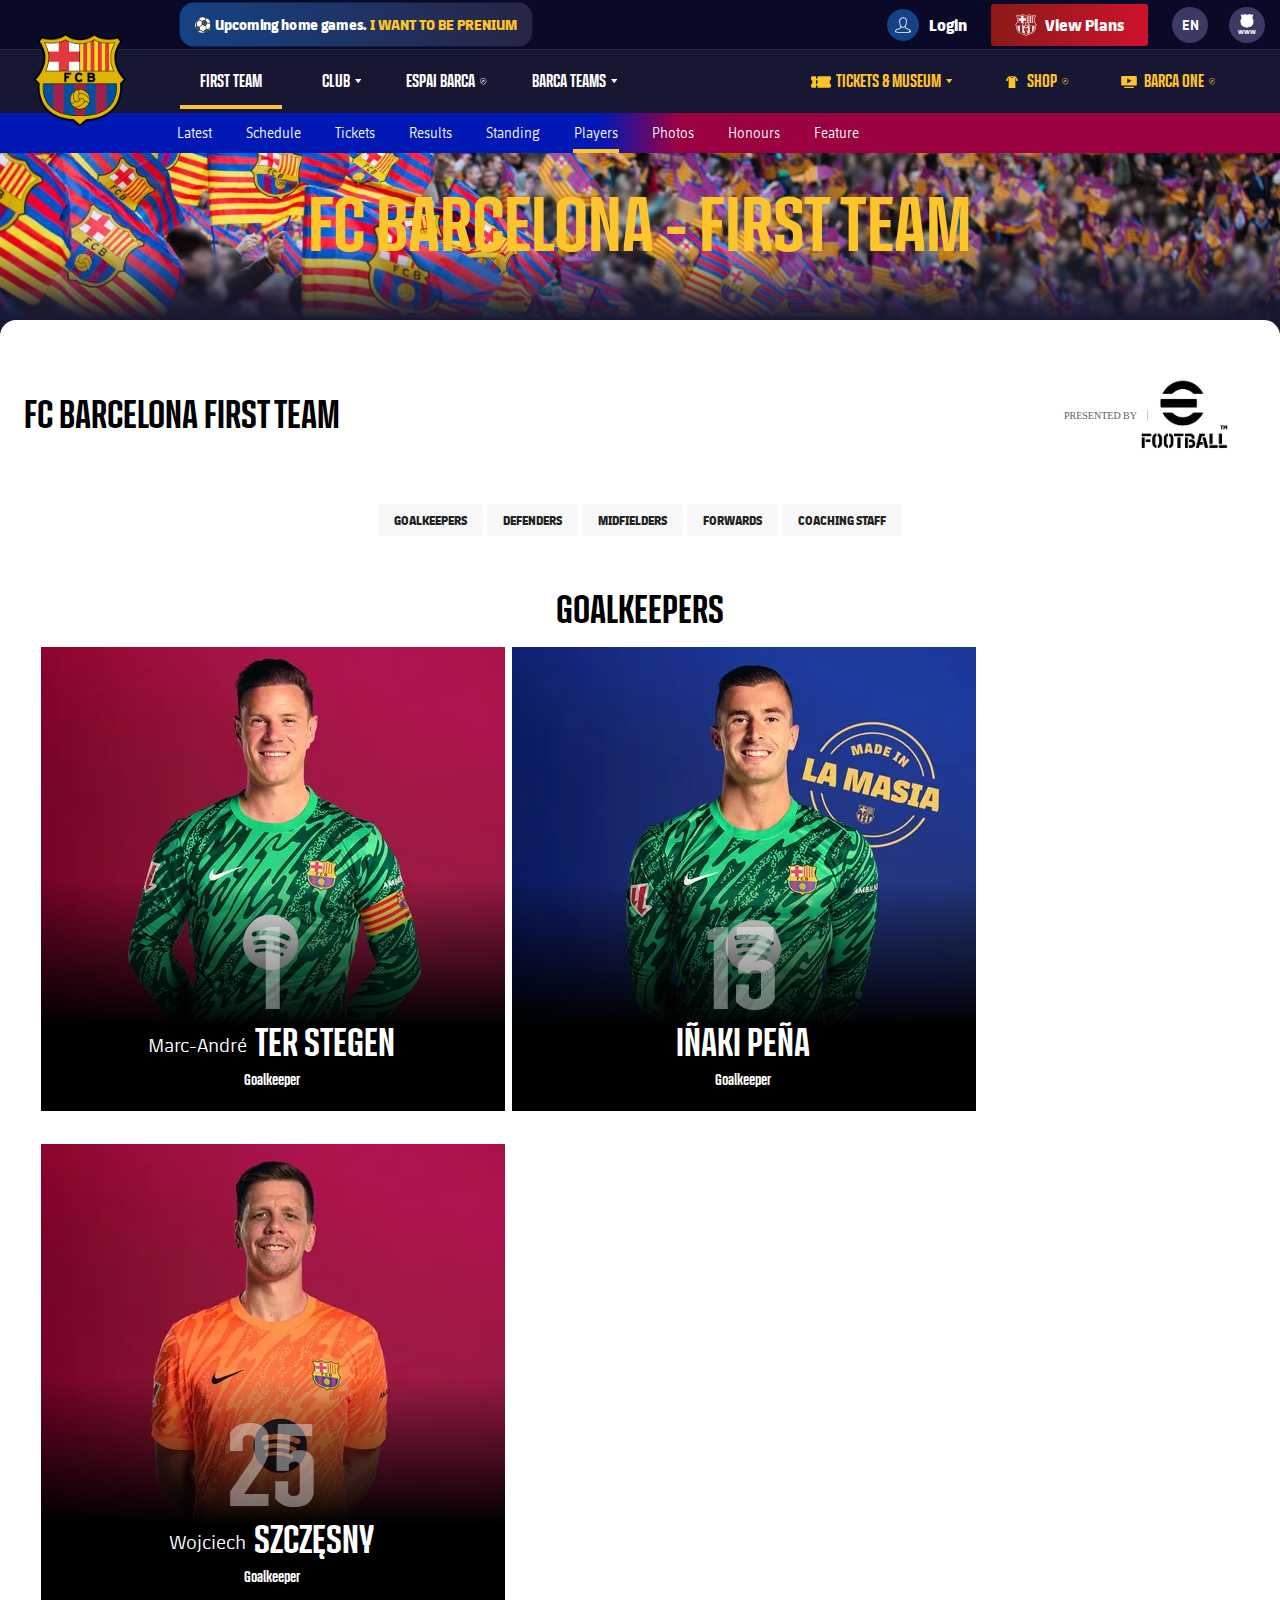
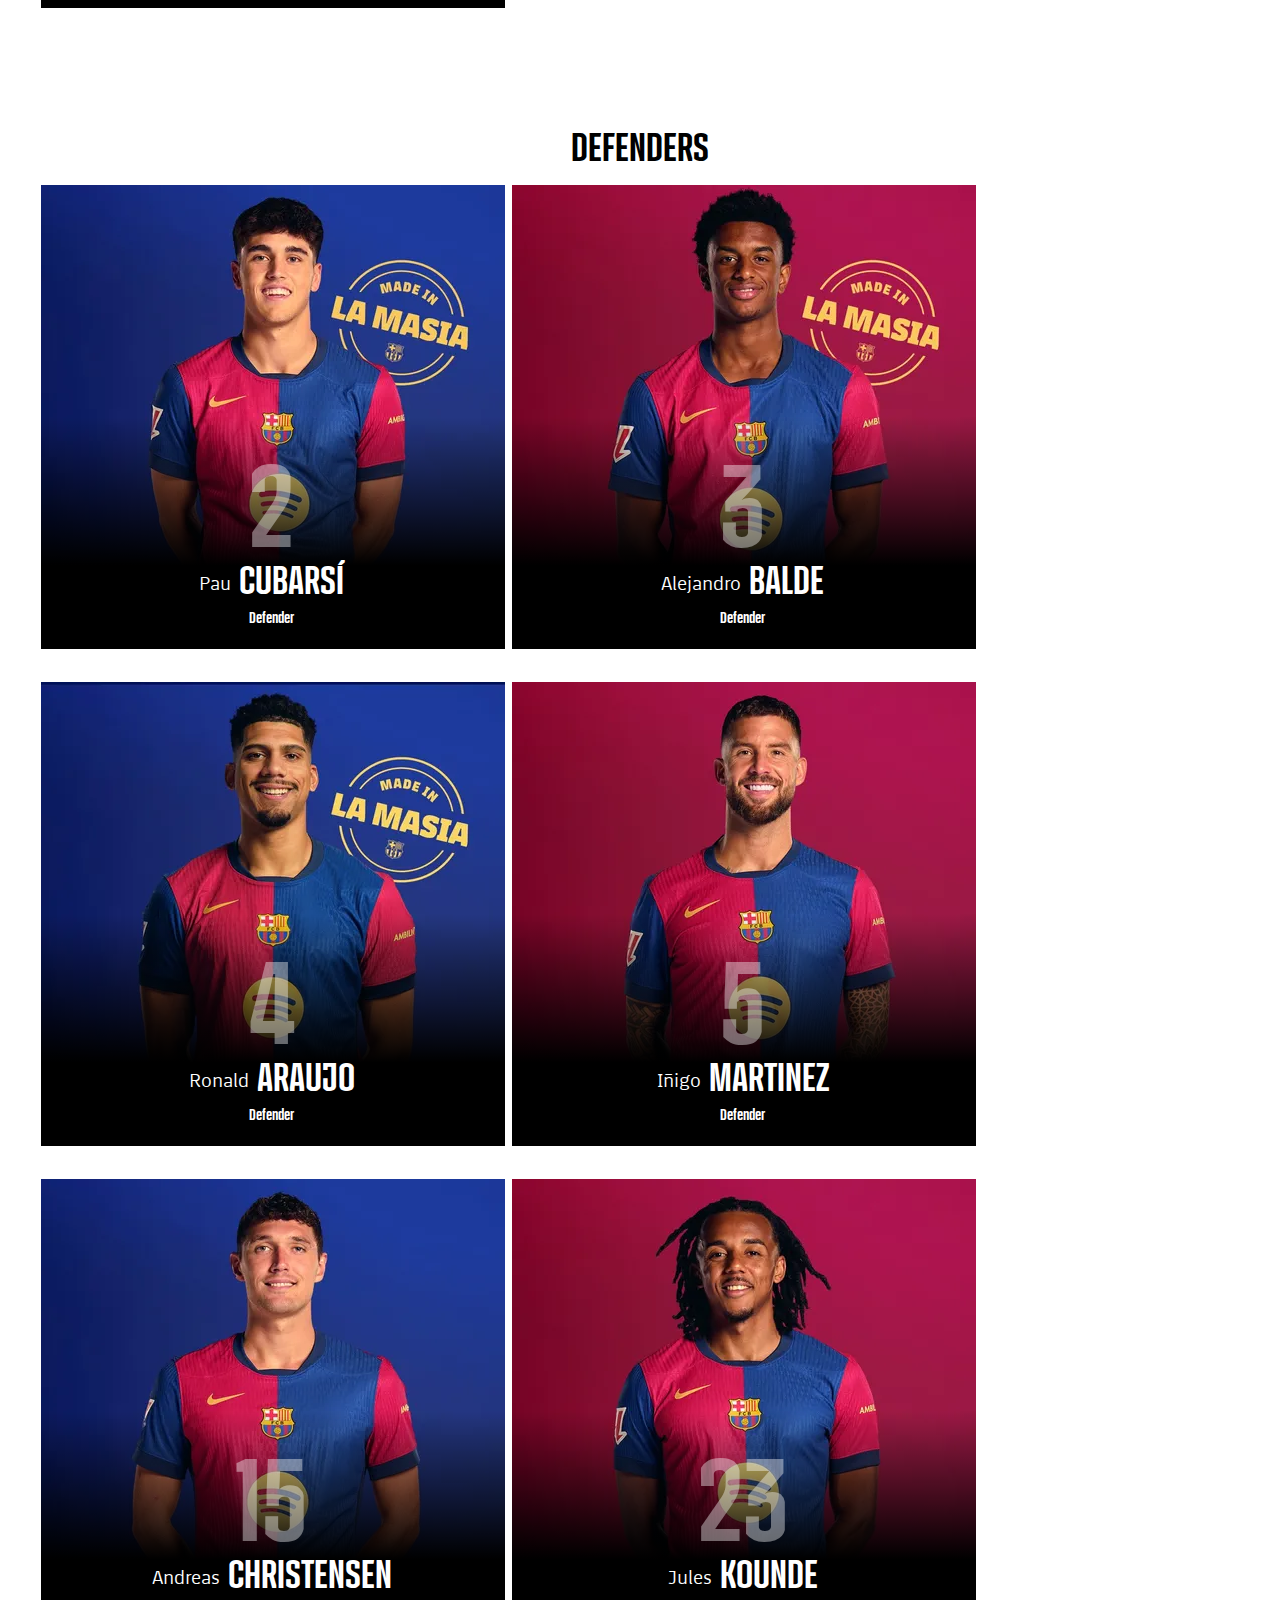
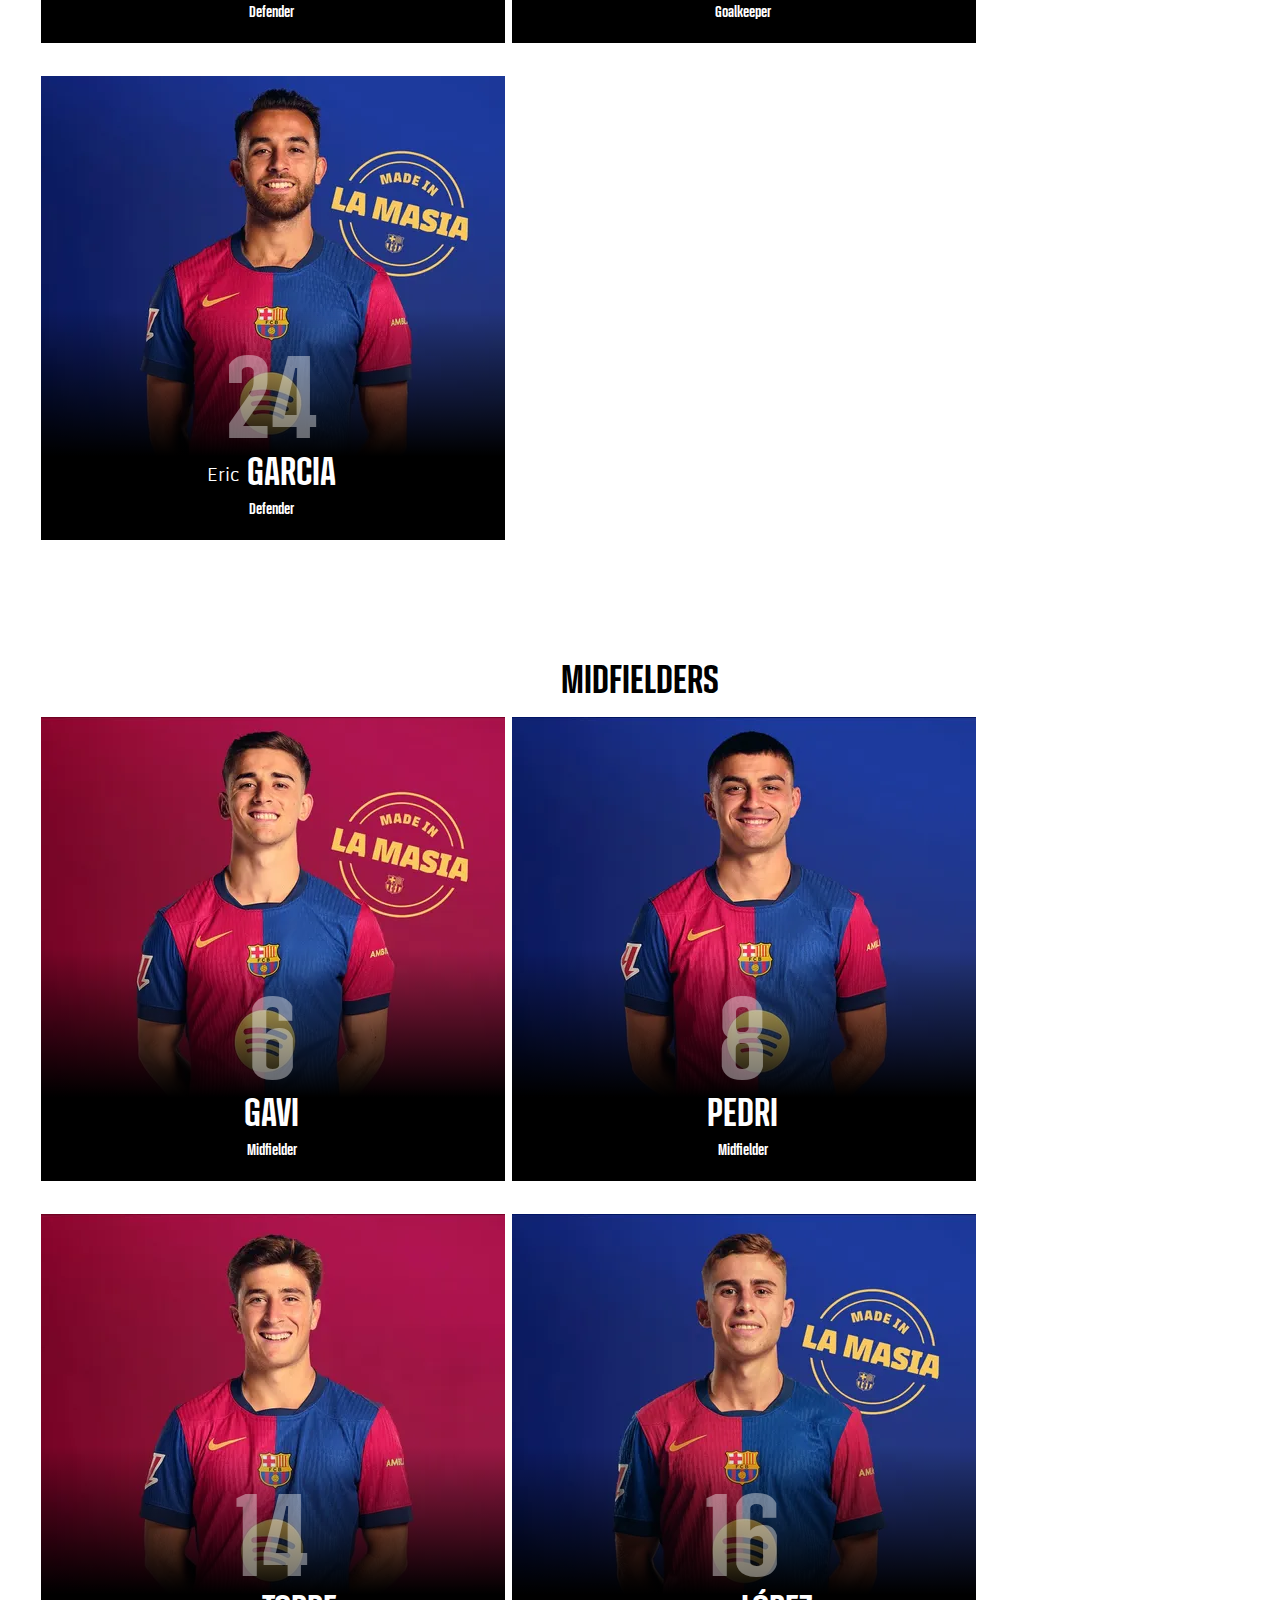
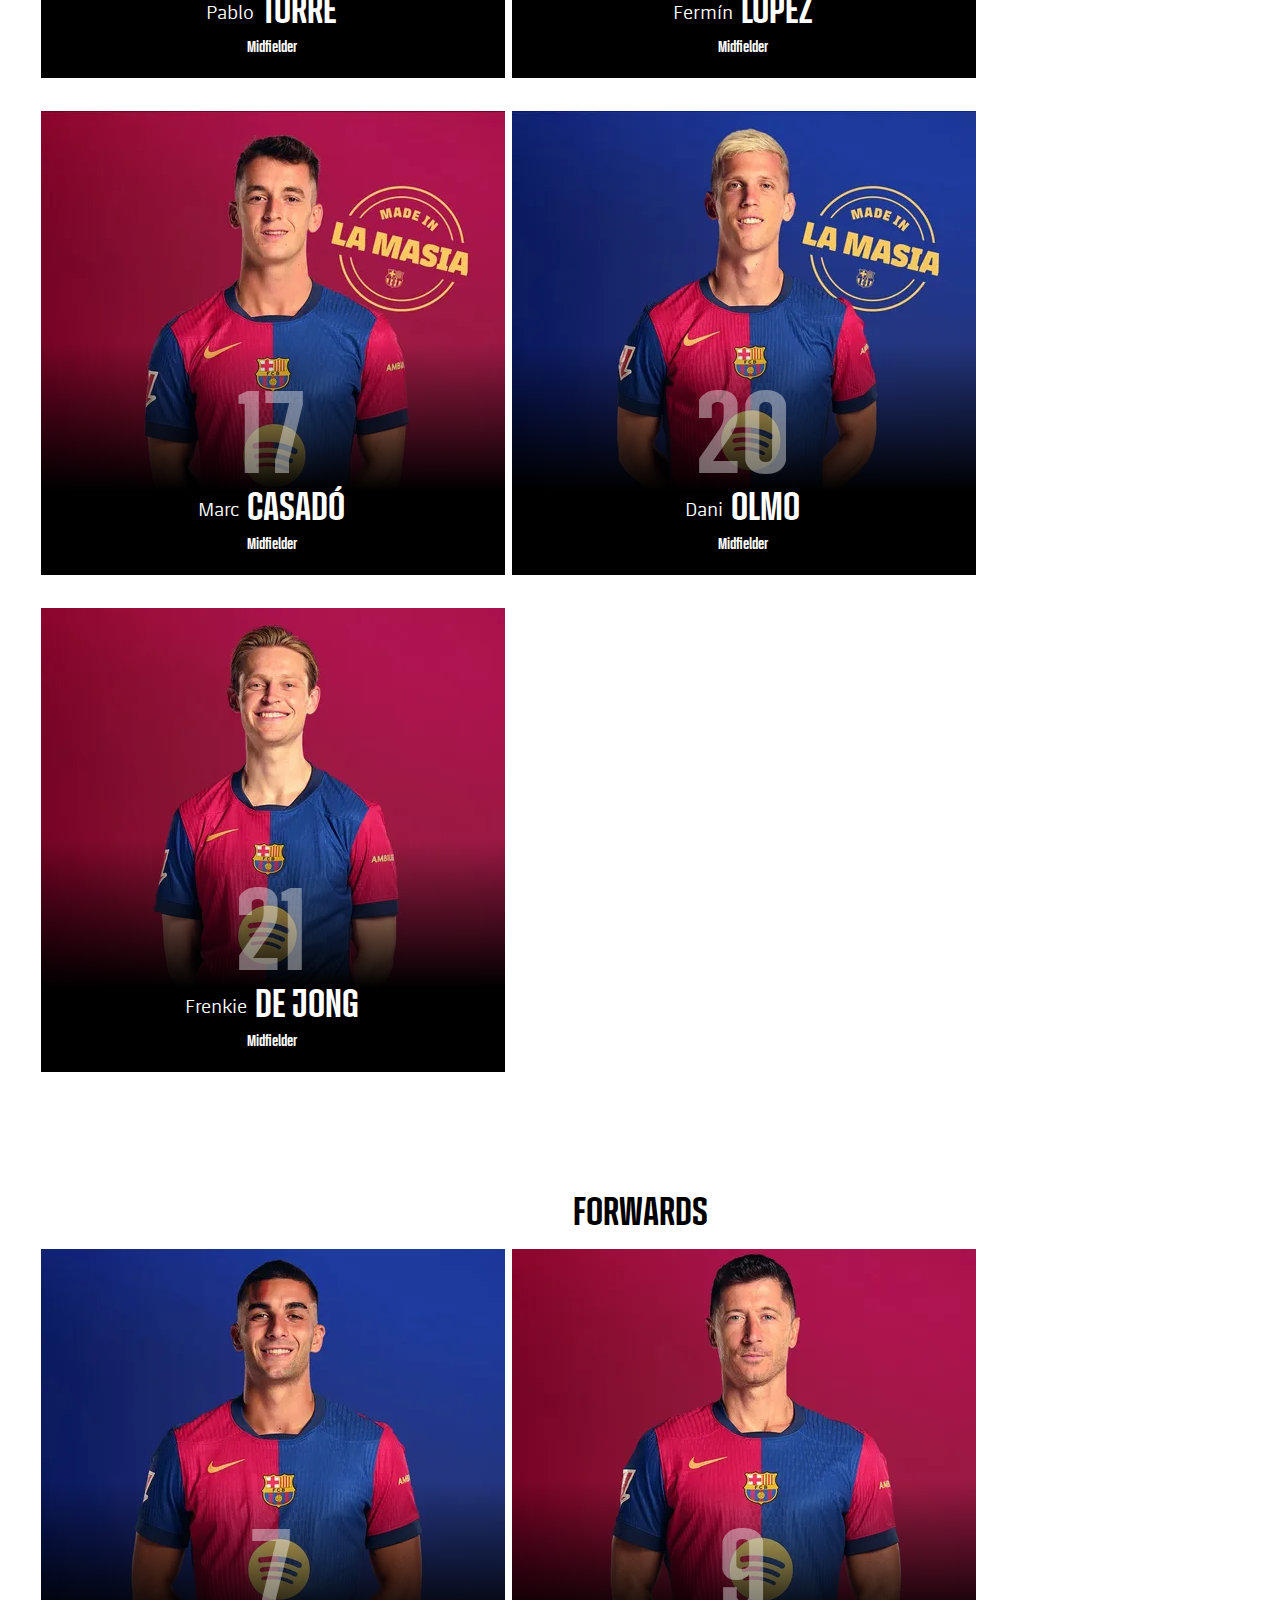
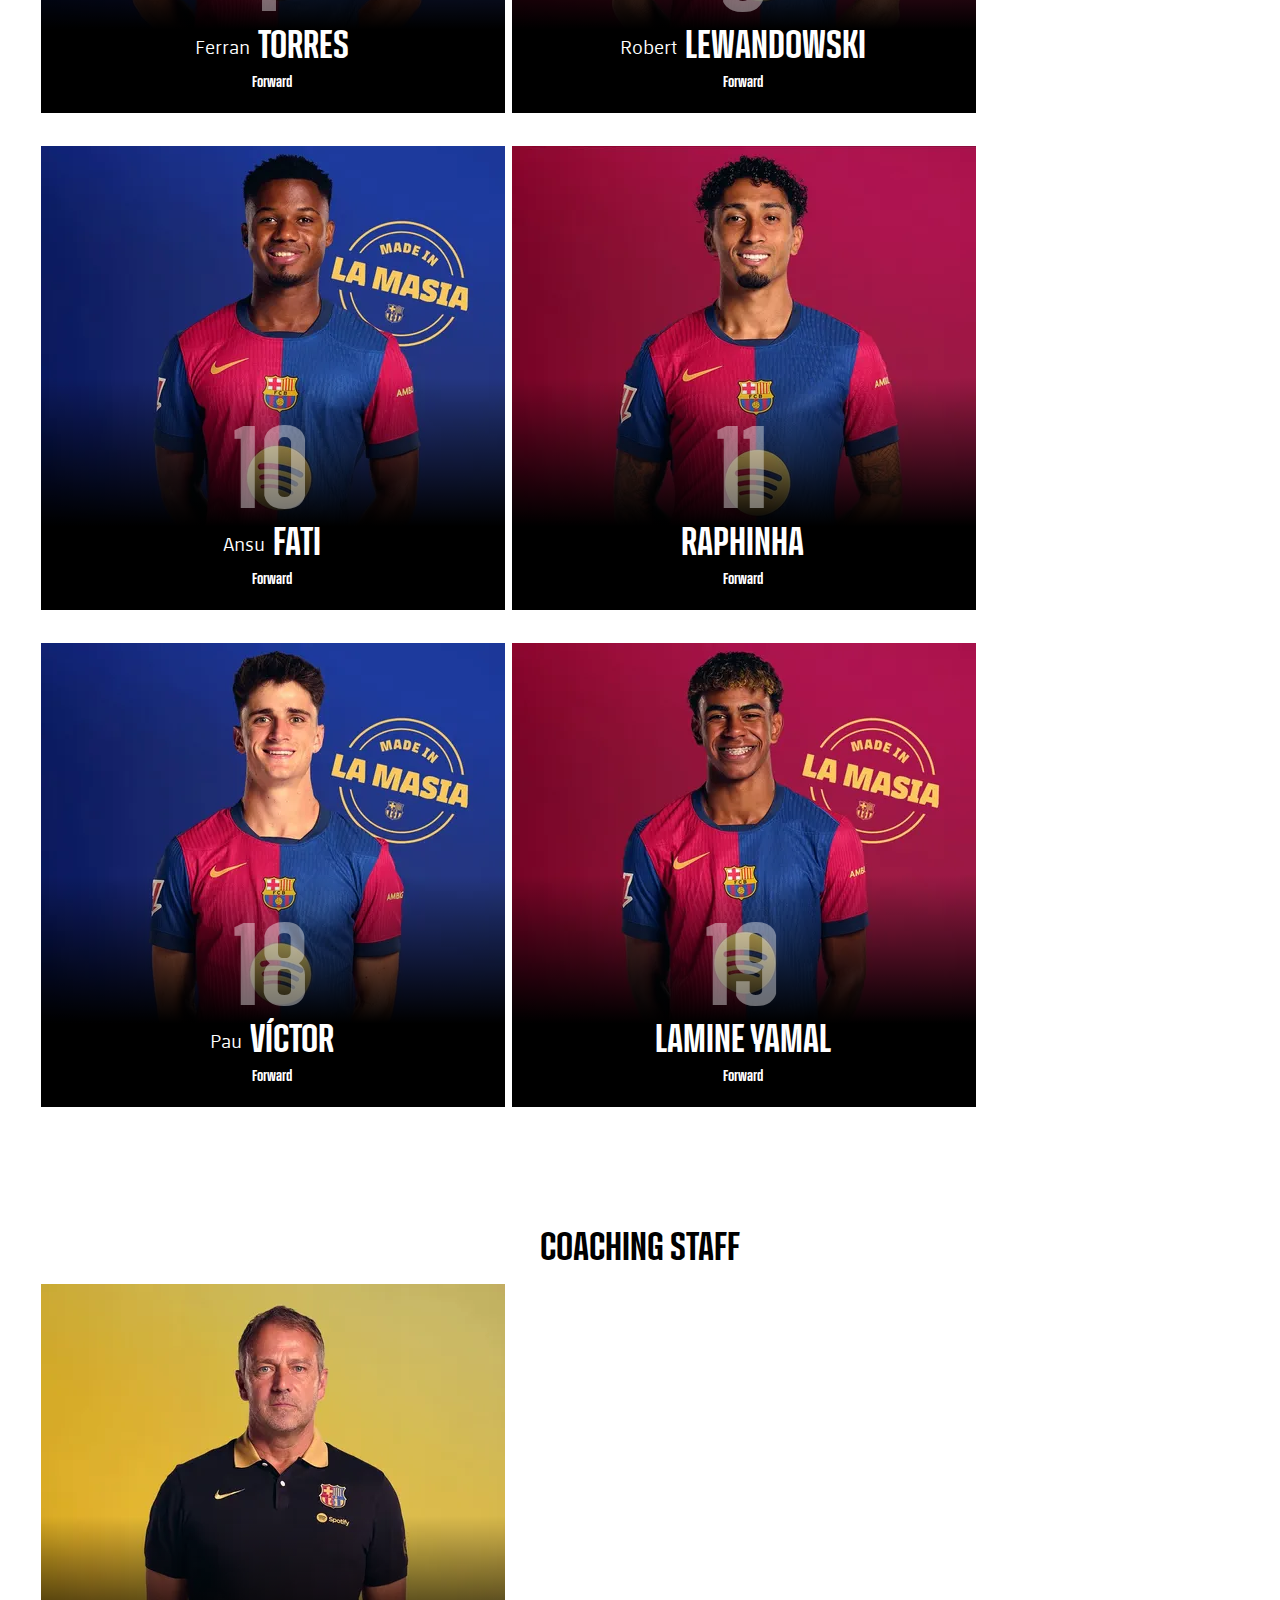
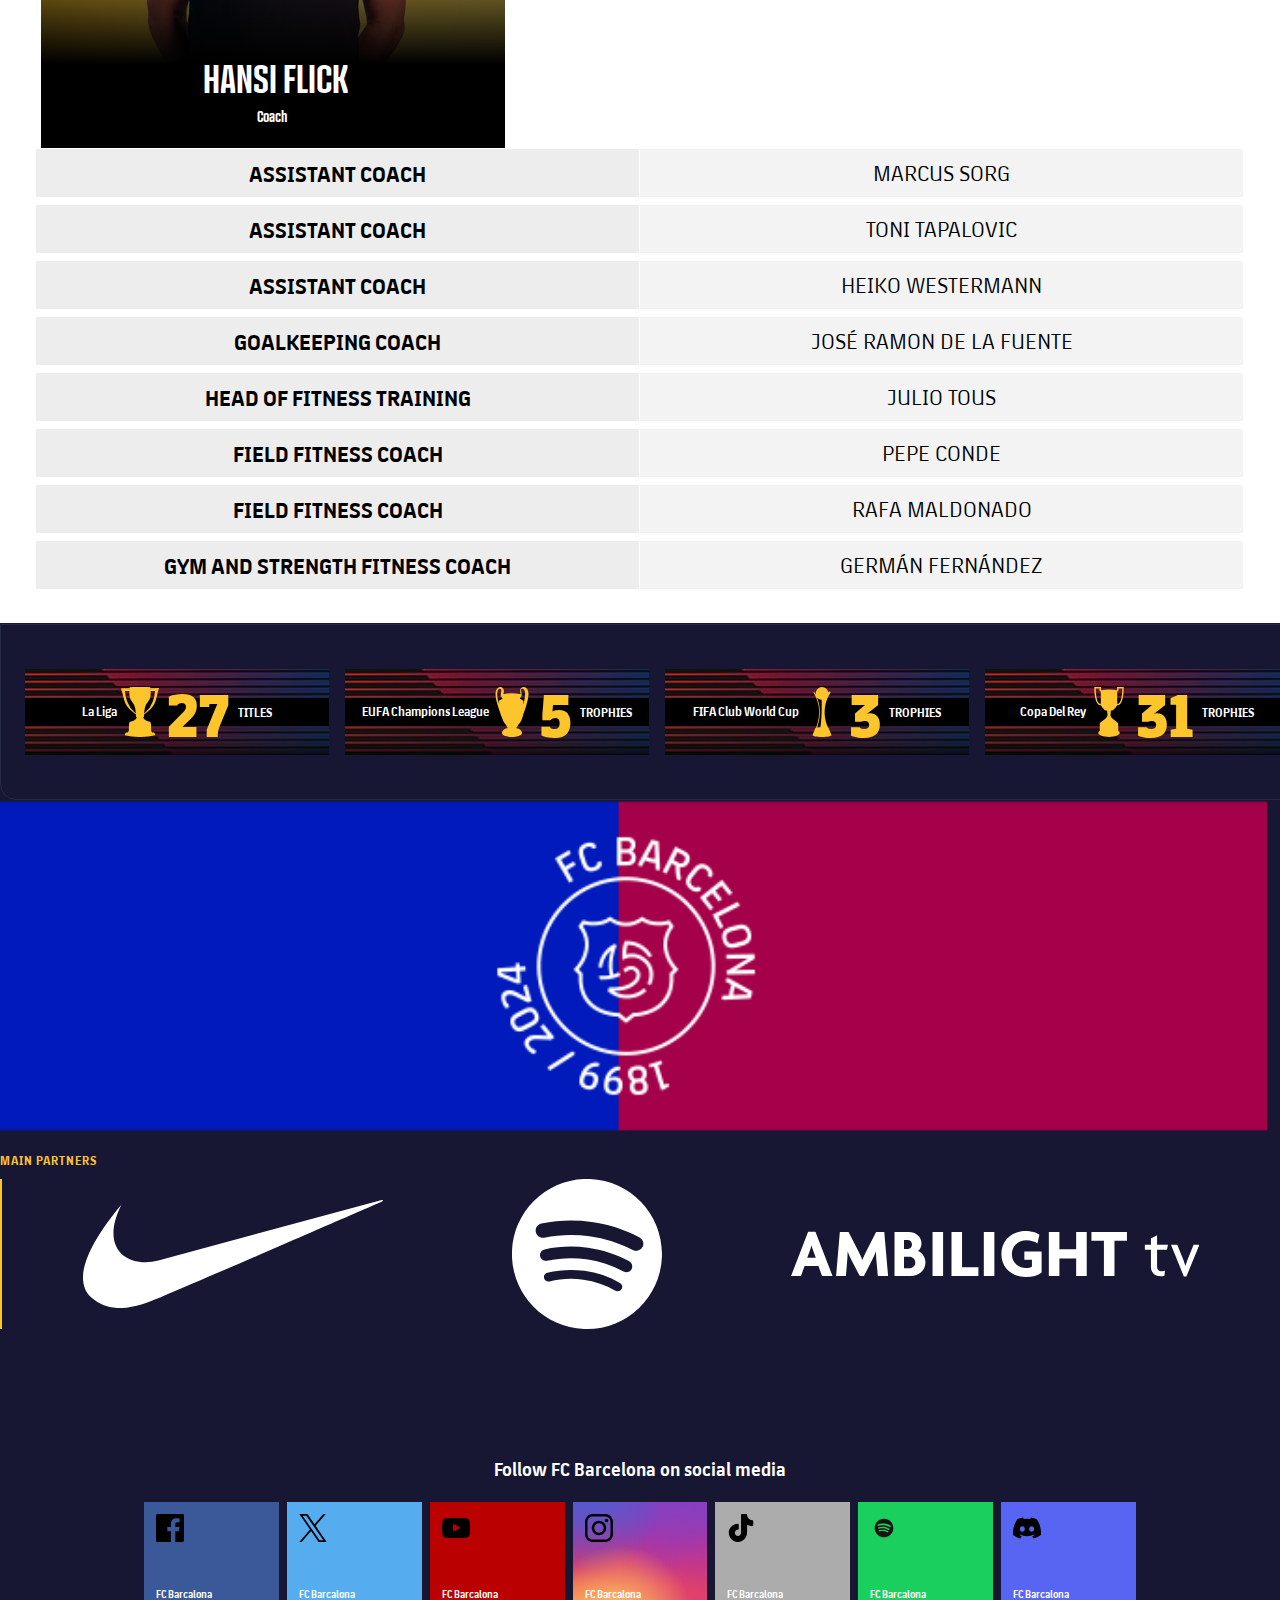
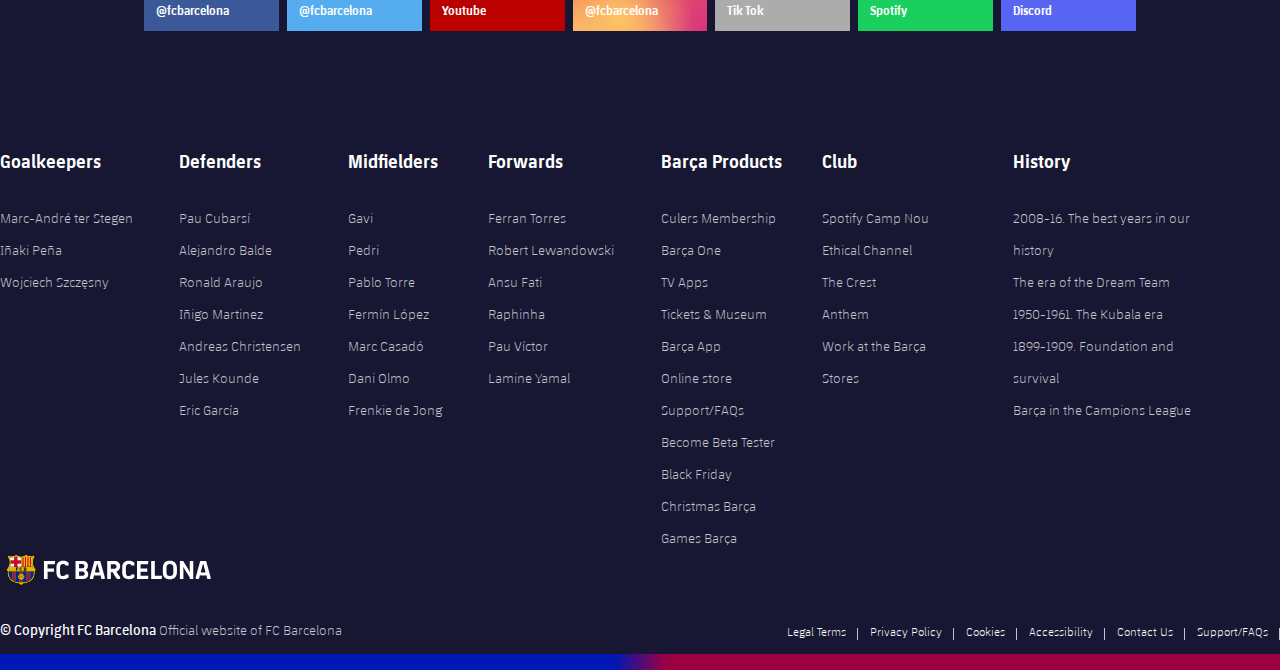
<file: index.html>
<!DOCTYPE html>
<html lang="en">

<head>
    <meta charset="UTF-8">
    <meta name="viewport" content="width=device-width, initial-scale=1.0">
    <title>Landing Page - 15/2</title>
    <link rel="stylesheet" href="./styles/main.css">
    <link rel="stylesheet" href="./styles/viewpoint.css">
</head>

<body>
    <header>
        <section class="header-part-1">
            <div class="top-mes">
                <a href="https://s.net.vn/yGOy">
                    ⚽ Upcoming home games.
                    <span>
                        I WANT TO BE PRENIUM
                    </span>
                </a>
            </div>

            <div class="top-nav-right">
                <a href="https://s.net.vn/q51k" class="user-button">
                    <div class="user-button-icon">
                        <svg class="icon " aria-hidden="true" viewBox="0 0 78.09 76.86">
                            <path
                                d="M41 72.85c-26.5 0-34.5-2.2-36.7-3.1a8.48 8.48 0 0 1 4.8-6.5c6.3-3 16.5-6.4 16.61-6.5a2 2 0 0 0 1.3-1.4A31.82 31.82 0 0 1 28.36 51a2.41 2.41 0 0 0 .81-.2 2 2 0 0 0 1.19-1.9v-.3a10.65 10.65 0 0 0 2.8 1.9 13.68 13.68 0 0 0 5.9 1.3 14.23 14.23 0 0 0 4.5-.8 13.93 13.93 0 0 0 4.4-2.9v.9a2.06 2.06 0 0 0 1.2 1.9 2.35 2.35 0 0 0 .8.2 31 31 0 0 1 1.4 4.39 2 2 0 0 0 1.3 1.4c.1 0 10.3 3.5 16.6 6.5a8.51 8.51 0 0 1 4.8 6.6c-2 .81-9.4 2.91-33.1 2.91ZM26.16 33a26.33 26.33 0 0 1-1-3.7 11.05 11.05 0 0 1-.2-2.1 2.7 2.7 0 0 0 .8-.7 1.82 1.82 0 0 0 0-2c-.1-.2-2.7-5.1.2-12.4.4-.9.4-.9 1.4-1.1a12 12 0 0 0 3.5-.8 2 2 0 0 0 1.2-1.8c0-.3.3-3.3 5.3-4.1 1.9-.3 6.9 1.5 10 2.89 2.5 1 4.4 3 6 6a6.74 6.74 0 0 1 .5 3.11 32.87 32.87 0 0 1-1.5 8.6 2.25 2.25 0 0 0 .1 1.4c.1.1.1.3.2.39a4.93 4.93 0 0 0 .7.61 11.75 11.75 0 0 1-.2 2.1 13.09 13.09 0 0 1-1.2 4.1 1 1 0 0 0-.5.9v.4c0 1.39-.5 5.3-2.6 6.8-.1.1-.2.1-.3.2-2.3 2.4-4.6 4.8-6.4 5.5a9.54 9.54 0 0 1-7.4-.4 13 13 0 0 1-4.9-4.7c0-.1-.1-.1-.1-.2l-.1-.1-.3-.3c-1.8-1.4-2.4-4.5-2.5-6.2v-.6c0-.6 0-1-.5-1.4 0-.1-.1-.2-.2-.4ZM71 59.65c-5.4-2.5-13.2-5.3-16-6.3a21.42 21.42 0 0 0-1.6-4.4 3.55 3.55 0 0 0-1.4-1.7l.1-3.2a5.24 5.24 0 0 0 1-1.1c0-.1.1-.1.1-.2s.2-.3.31-.4a.35.35 0 0 1 .1-.2c.1-.1.1-.3.2-.4s.1-.2.1-.3.1-.2.2-.4.1-.19.1-.3.1-.2.2-.39.1-.2.1-.31.1-.19.1-.39.1-.2.1-.3.1-.2.1-.4.11-.2.11-.3.1-.2.1-.4a32966741879589.32 32966741879589.32 0 0 0 .2-.6v-.3a.39.39 0 0 1 .1-.31v-2a5.17 5.17 0 0 0 .6-1.3 38.57 38.57 0 0 0 1.1-4c.5-2.39.31-4.2-.5-5.3.81-2.9 2.2-9.6.4-13.3-2-4-4.6-6.5-8-7.9-1.4-.6-8.4-3.7-12.1-3.2-5.6.81-7.9 4-8.5 6.5a7 7 0 0 1-1.4.2c-1.9.2-3.5.61-4.7 3.5-2.7 6.7-1.6 11.9-.7 14.3a.8.8 0 0 0-.19.5 7.28 7.28 0 0 0-.11 4.7 17.85 17.85 0 0 0 1.5 4.9c.11.1.11.2.2.4V37a.37.37 0 0 0 .1.3v.2a.35.35 0 0 0 .11.3.36.36 0 0 0 .1.3c0 .11.1.2.1.4a.37.37 0 0 0 .1.3c0 .11.1.2.1.4s.1.2.1.3.11.2.11.4.1.2.1.3.1.2.1.4.1.2.1.3.1.2.2.4.1.2.1.3.1.2.2.3.1.2.2.3.1.2.2.3.1.2.2.3.2.2.2.3.1.2.2.31l.3.3c.1.1.1.2.2.2l.1.1.1 3.2a3.55 3.55 0 0 0-1.4 1.7c-.6 1.3-1.2 3.19-1.6 4.39-2.8 1-10.6 3.7-16 6.3A12.46 12.46 0 0 0 0 70.86a1.74 1.74 0 0 0 .4 1.19c1.1 1.4 7.2 4.81 40.4 4.81 30 0 35.8-3.4 36.89-4.81a1.69 1.69 0 0 0 .4-1.19A12.13 12.13 0 0 0 71 59.65Z">
                            </path>
                        </svg>
                    </div>
                    <span>Login</span>
                </a>

                <a href="" class="user-option">
                    <svg class="icon user-options__barca-icon" aria-hidden="true" viewBox="0 0 79.3 80.6">

                        <path
                            d="M62.2 65.5c5.7-4.2 9.1-10.8 8.6-20.5a4.5 4.5 0 0 1-.1-1.1h-8.5zM8.6 44.9c-.5 9.7 2.9 16.3 8.6 20.5V43.8H8.8a5.2 5.2 0 0 0-.2 1.1zm35.6-1.1v6.1a8.5 8.5 0 0 1 0 14.4V71a42.4 42.4 0 0 0 9-1.4V43.8zm-13 13.3a8.5 8.5 0 0 1 4-7.2v-6.1h-9v25.8a42.4 42.4 0 0 0 9 1.4v-6.7a8.5 8.5 0 0 1-4-7.2zM12.8 16a25 25 0 0 1 .2 8.6h8.8v7.9h8.6v-7.9h9.2V16h-9.2V7.3l-3-1.6a19.7 19.7 0 0 1-5.6 2.2V16zm45.3 16.5V8.1a18.1 18.1 0 0 1-3.1-.9v25.4h3.1zm-12.4 0V8.4a15.5 15.5 0 0 1-3.1.6v23.5zm18.5 0V8.7l-3.1-.2v24zm-12.3 0V5.7l-3.1 1.6v25.2z">
                        </path>
                        <path
                            d="m79.3 40-1.1-1.3c-5-5.2-12.1-18.3-3.1-30.3l.7-.9-3.4-4.8-1.2.4a18.4 18.4 0 0 1-5.6 1c-5.2 0-8.6-.5-12.8-3.3l-1-.6-1 .7a18.8 18.8 0 0 1-11.1 3.6A18.9 18.9 0 0 1 28.5.7l-1-.7-1 .6c-4.2 2.8-7.6 3.3-12.8 3.3a16.2 16.2 0 0 1-5.6-1l-1.2-.4-3.4 4.8.7.9c9.1 12.3 2 25.3-3 30.5L0 39.9l1.2 1.3L3.9 44v.6c-.5 8.8 1.8 16 6.7 21.4s13.4 9.2 23.1 9.7c2.4 2.2 4.8 4 4.9 4.1l1 .8 1-.8c.1-.1 2.5-1.9 4.9-4.1 9.7-.5 17.8-4 23.1-9.7s7.2-12.6 6.7-21.3V44l2.7-2.8zm-5.7 3.4c.1.9 0 .8.1 1.4 1 19.4-12.5 28.5-28.8 29.2-2.5 2.3-5.2 4.4-5.2 4.4a54.4 54.4 0 0 1-5.3-4.4c-16.3-.7-29.8-9.9-28.8-29.3.1-.5 0-.5.1-1.4l-3.3-3.4c5.9-6.1 12.7-20 3.2-32.6l2-2.7a17.8 17.8 0 0 0 6.1 1.1c5.4 0 9.2-.5 13.7-3.6a20.8 20.8 0 0 0 12.2 4.1 20.8 20.8 0 0 0 12.2-4.1c4.6 3 8.3 3.6 13.7 3.6a17.8 17.8 0 0 0 6.1-1.1l2 2.7c-9.5 12.6-2.7 26.5 3.2 32.6z">
                        </path>
                        <path
                            d="M8.4 43.8a1.1 1.1 0 0 1-.1.6 1.1 1.1 0 0 1-.1.5c-.4 7.5 1.5 13.5 5.5 17.9s12.2 8 21.8 8.4h8.1c9.6-.4 17.1-3.3 21.8-8.4s5.9-10.5 5.5-18c0-.3 0-.4-.1-.5a1.5 1.5 0 0 0-.1-.6v-.2H8.5zm.4 1.2a.7.7 0 0 1 .1-.5.8.8 0 0 1 .1-.4h61.4c0 .2 0 .3.1.4a1.1 1.1 0 0 0 .1.5c.4 7.3-1.4 13.2-5.4 17.6s-12 7.8-21.4 8.2h-8.1c-9.5-.4-16.9-3.3-21.5-8.3S8.4 52.3 8.8 45zm1.7-12.6-.2.4h58.6l-.2-.4c-2.5-5.8-4.5-14.7.9-23.9l.3-.5h-.6a25.8 25.8 0 0 1-3.9.4c-5.2 0-9.1-.5-13.5-3h-.2A23.5 23.5 0 0 1 39.6 9a22.3 22.3 0 0 1-12.1-3.5h-.2c-4.4 2.5-8.3 3-13.5 3a16.9 16.9 0 0 1-3.8-.4h-.6l.3.5c5.3 9.1 3.4 18 .8 23.8zM39.8 9.5A23.2 23.2 0 0 0 51.9 6c4.5 2.5 8.4 3 13.7 3a19.5 19.5 0 0 0 3.4-.3c-5 9-3.3 17.7-.8 23.5H39.8zm-29.5-.8 3.4.3c5.3 0 9.2-.5 13.7-3a23.5 23.5 0 0 0 11.9 3.5v22.7H11.2c2.4-5.8 4.2-14.5-.9-23.5zm22 27.2v-1.7h-5.8v8h1.7v-3.3h2.4v-1.7h-2.4v-1.3h4.1zm6.8-.1a1.6 1.6 0 0 1 1.4.8l1.6-.7a3.1 3.1 0 0 0-3-1.8c-2.1 0-3.6 1.7-3.6 4.1s1.4 4.1 3.5 4.1a3.1 3.1 0 0 0 3-1.8l-1.5-.9a1.6 1.6 0 0 1-1.5 1c-1.1 0-1.8-1-1.8-2.4s.8-2.4 1.9-2.4zm13.4.5c0-1.4-1-2.2-2.6-2.2h-3.7v8h3.7c1.8 0 2.9-1 2.9-2.6a1.8 1.8 0 0 0-1-1.7 1.6 1.6 0 0 0 .7-1.5zm-4.5-.5h1.9c.8 0 .9.4.9.7a.7.7 0 0 1-.8.7h-2zm2 4.7h-2v-1.8h2c.7 0 1 .3 1 .9s-.4.9-1 .9z">
                        </path>
                        <path
                            d="M39.6 65.7a8.7 8.7 0 1 0-8.7-8.7 8.7 8.7 0 0 0 8.7 8.7zm0-.5a8.1 8.1 0 0 1-4.6-1.4 12.4 12.4 0 0 0 5.4-1.4c1.4-.8 2.8-1.8 3.1-3.2a2.2 2.2 0 0 1 3.2 1.7 7.9 7.9 0 0 1-7.1 4.3zm-4-6.3a3.3 3.3 0 0 0 1.5.5 2.9 2.9 0 0 0 2.8-2.3 1.9 1.9 0 0 1 3.1.8c.7 1.7-.8 2.9-2.7 4.1a12.9 12.9 0 0 1-5.8 1.3 9.7 9.7 0 0 1-2.2-2.7h.2a3.4 3.4 0 0 0 3.1-1.7zm-1.3-4.1a17 17 0 0 1 .8-4.5 8.2 8.2 0 0 1 3.8-1.3 2.4 2.4 0 0 0 .2 3.3l-.6.7a3.2 3.2 0 0 0 .8 4.3 2.3 2.3 0 0 1-2.3 1.8c-1.8-.4-2.7-2.2-2.7-4.3zm9.4 3.9a2.9 2.9 0 0 0-.2-.9 2.4 2.4 0 0 0-3.8-1 2.6 2.6 0 0 1-.7-3.6c.9-1.5 3.1-.9 5.1.2a8.3 8.3 0 0 1 3.7 4.4 10.2 10.2 0 0 1-.6 2.5 2.7 2.7 0 0 0-3.5-1.6zm.5-5.8c-1.4-.8-3.3-1.5-4.6-1a1.8 1.8 0 0 1 .1-3.1 8.2 8.2 0 0 1 8.1 7.7 10.3 10.3 0 0 0-3.6-3.6zm-9.7-2.2a10.5 10.5 0 0 0-.4 1.7c-.4 1.9-.4 4.8 1.1 6.2a2.8 2.8 0 0 1-2.7 1.5h-.4a7.8 7.8 0 0 1-.6-3.1 8 8 0 0 1 3-6.3z">
                        </path>
                    </svg>
                    <span>View Plans</span>
                </a>

                <div class="language-option">
                    <div class="language-option-text language-option-title">
                        <a href="">EN</a>
                    </div>

                    <ul class="language-option-dropdown">
                        <li class="language-option-heading">Choose your language</li>

                        <li class="language-option-item">
                            <a href="https://www.fcbarcelona.com/en/football/first-team/players"
                                class="language-option-item-link">
                                <div class="language-option-text">
                                    <div class="language-option-name">English</div>
                                    <div class="language-option-viewing">Viewing</div>
                                </div>
                            </a>
                        </li>

                        <li class="language-option-item">
                            <a href="https://www.fcbarcelona.com/en/football/first-team/players"
                                class="language-option-item-link">
                                <div class="language-option-text">
                                    <div class="language-option-name">Català</div>
                                    <div class="language-option-viewing"></div>
                                </div>
                            </a>
                        </li>

                        <li class="language-option-item">
                            <a href="https://www.fcbarcelona.com/en/football/first-team/players"
                                class="language-option-item-link">
                                <div class="language-option-text">
                                    <div class="language-option-name">Castellano</div>
                                    <div class="language-option-viewing"></div>
                                </div>
                            </a>
                        </li>

                        <li class="language-option-item">
                            <a href="https://www.fcbarcelona.com/en/football/first-team/players"
                                class="language-option-item-link">
                                <div class="language-option-text">
                                    <div class="language-option-name">Français</div>
                                    <div class="language-option-viewing"></div>
                                </div>
                            </a>
                        </li>

                        <li class="language-option-item">
                            <a href="https://www.fcbarcelona.com/en/football/first-team/players"
                                class="language-option-item-link">
                                <div class="language-option-text">
                                    <div class="language-option-name">日本語</div>
                                    <div class="language-option-viewing"></div>
                                </div>
                            </a>
                        </li>

                        <li class="language-option-item">
                            <a href="https://www.fcbarcelona.com/en/football/first-team/players"
                                class="language-option-item-link">
                                <div class="language-option-text">
                                    <div class="language-option-name">中文</div>
                                    <div class="language-option-viewing"></div>
                                </div>
                            </a>
                        </li>
                    </ul>


                </div>

                <div class="fcb-site">
                    <svg class="icon fcbsites__icon" aria-hidden="true" viewBox="0 0 14 14">

                        <path
                            d="m9.233 0 .073.048c.805.524 1.453.62 2.439.62.347 0 .72-.065 1.077-.186l.094-.032.468.644-.049.063c-1.737 2.268-.382 4.716.576 5.693l.089.09-.09.09c-.126.123-.344.345-.505.512l-.055.056.003.078.001.028c.001.02.002.04.006.075l.001.015c.082 1.512-.317 2.755-1.185 3.693-.922.995-2.377 1.595-4.095 1.688l-.067.004-.048.044a13.12 13.12 0 0 1-.887.72L7 14l-.077-.057a12.848 12.848 0 0 1-.89-.72l-.048-.044-.067-.004c-1.718-.093-3.173-.693-4.095-1.688C.956 10.548.557 9.306.64 7.794v-.015a.623.623 0 0 0 .007-.073v-.03l.004-.078-.055-.056a40.424 40.424 0 0 0-.504-.513L0 6.941l.089-.09c.959-.978 2.312-3.426.576-5.694l-.049-.063.468-.644.093.032a3.4 3.4 0 0 0 1.078.185c.986 0 1.634-.095 2.439-.619L4.767 0l.073.05C5.55.533 6.236.759 7 .759c.764 0 1.45-.226 2.16-.71L9.233 0z"
                            fill="#FFF" fill-rule="evenodd"></path>
                    </svg>
                    <span class="world-wide-web">www</span>
                </div>

            </div>
        </section>

        <section class="header-part-2">
            <div class="nav-middle-logo">
                <a href="https://www.fcbarcelona.com/en/" class="navigation__logo" title="Visit www.fcbarcelona.com">
                    <img src="./assets/images/fcb_logo/logo_barce.png" alt="">
                </a>
            </div>

            <div class="nav-middle-menu">
                <div class="nav-middle-one">

                    <div class="menu-item">
                        <div class="menu-item-befor">
                            <a href="https://www.fcbarcelona.com/en/football/first-team/players" class="menu-item">
                                <p>FIRST TEAM</p>
                            </a>
                        </div>

                    </div>


                    <div class="menu-item">
                        <p>CLUB</p>
                        <svg class="middle-navigation__icon middle-icon-left middle-navigation__icon-arrow icon"
                            viewBox="0 0 88 58.7">
                            <path d="M44 58.7 88 0H0z"></path>
                        </svg>
                        <ul class="menu-item-dropdown">
                            <li class="nav-middle-menu__item">
                                <a href="https://www.fcbarcelona.com/en/cat-culer">Cat Culer</a>
                            </li>

                            <li class="nav-middle-menu__item">
                                <a href="https://www.fcbarcelona.com/en/club/news">Latest</a>
                            </li>

                            <li class="nav-middle-menu__item">
                                <a href="https://www.fcbarcelona.com/en/club/club-schedule">Schedule</a>
                            </li>

                            <li class="nav-middle-menu__item">
                                <a href="https://www.fcbarcelona.com/en/revistafcb/">Revista Barça</a>
                            </li>

                            <li class="nav-middle-menu__item">
                                <a
                                    href="https://www.fcbarcelona.com/en/club/organisation-and-strategic-plan/the-board-of-directors">Organisation</a>
                            </li>

                            <li class="nav-middle-menu__item">
                                <a href="https://www.fcbarcelona.com/en/club/identity">Identity</a>
                            </li>

                            <li class="nav-middle-menu__item">
                                <a href="https://www.fcbarcelona.com/en/club/history/decade-by-decade">History</a>
                            </li>

                            <li class="nav-middle-menu__item">
                                <a href="https://foundation.fcbarcelona.com/">Foundation</a>
                            </li>

                            <li class="nav-middle-menu__item">
                                <a href="https://www.fcbarcelona.com/en/club/documentation-center">Documentation
                                    Centre</a>
                            </li>

                            <li class="nav-middle-menu__item">
                                <a href="https://www.fcbarcelona.com/en/club/sustainability/">Sustainability</a>
                            </li>

                            <li class="nav-middle-menu__item">
                                <a href="https://www.fcbarcelona.com/en/club/masia-360">La Masia</a>
                            </li>

                            <li class="nav-middle-menu__item">
                                <a href="https://www.fcbarcelona.com/en/club/facilities/">Facilities</a>
                            </li>

                            <li class="nav-middle-menu__item">
                                <a href="https://www.fcbarcelona.com/en/live-works-spotify-camp-nou">Spotify Camp Nou
                                    work</a>
                            </li>

                            <li class="nav-middle-menu__item">
                                <a href="https://s.net.vn/KZ6f">Barça Innovation Hub</a>
                            </li>

                            <li class="nav-middle-menu__item">
                                <a href="https://www.fcbarcelona.com/en/club/transparency">Transparency and
                                    Compliance</a>
                            </li>

                            <li class="nav-middle-menu__item">
                                <a href="https://www.fcbarcelona.com/en/club/child-safeguarding">Child safeguarding
                                    system</a>
                            </li>

                            <li class="nav-middle-menu__item">
                                <a href="https://www.fcbarcelona.com/en/club/services">Services</a>
                            </li>

                            <li class="nav-middle-menu__item">
                                <a href="https://www.fcbarcelona.com/en/club/press/press-passes">Press</a>
                            </li>

                            <li class="nav-middle-menu__item">
                                <a href="https://www.fcbarcelona.com/en/club/accessibility">Accessibility</a>
                            </li>

                            <li class="nav-middle-menu__item">
                                <a href="https://www.fcbarcelona.com/en/club/members">Members</a>
                            </li>

                            <li class="nav-middle-menu__item">
                                <a href="https://www.fcbarcelona.com/en/club/partners">Partners</a>
                            </li>
                        </ul>
                    </div>

                    <div class="menu-item">
                        <p>ESPAI BARCA</p>
                        <svg class="middle-navigation__icon middle-icon-left middle-navigation__icon--external icon"
                            viewBox="0 0 88 88">
                            <path d="M51.56 55.78H58V29H30.64v6.3h16.41L11 70.27 15.83 75l35.73-35.29v16.07z"></path>
                            <path
                                d="M75 13A43.8 43.8 0 0 0 44.12 0a42.51 42.51 0 0 0-30.88 13C-.74 27-4 47.41 5.11 64.62L11 61.7a37 37 0 0 1 6.83-43.84 34.87 34.87 0 0 1 26-11 36.12 36.12 0 0 1 26.33 11 37.12 37.12 0 0 1 11 26.3 36.58 36.58 0 0 1-11 26.31 37.55 37.55 0 0 1-43.88 6.82l-2.6 5.84A45.22 45.22 0 0 0 44.12 88 43.64 43.64 0 0 0 75 75a43.78 43.78 0 0 0 13-30.84A45.08 45.08 0 0 0 75 13Z">
                            </path>
                        </svg>
                    </div>

                    <div class="menu-item">
                        <p>BARCA TEAMS</p>
                        <svg class="middle-navigation__icon middle-icon-left middle-navigation__icon-arrow icon"
                            viewBox="0 0 88 58.7">
                            <path d="M44 58.7 88 0H0z"></path>
                        </svg>
                        <div class="mega-dropdown">
                            <div class="mega-dropdown-colume mega-dropdown-colume-title">Barça Teams</div>
                            <div class="mega-dropdown-colume">
                                <ul class="mega-dropdown-list">
                                    <li class="mega-dropdown-list-item mega-dropdown-list-item-title">Football</li>

                                    <li class="mega-dropdown-list-item">
                                        <a href="https://www.fcbarcelona.com/en/football/first-team/news"
                                            class="mega-dropdown-list-link">First Team</a>
                                    </li>

                                    <li class="mega-dropdown-list-item">
                                        <a href="https://www.fcbarcelona.com/en/football/womens-football/news"
                                            class="mega-dropdown-list-link">Women's</a>
                                    </li>

                                    <li class="mega-dropdown-list-item">
                                        <a href="https://www.fcbarcelona.com/en/football/barca-atletic/news"
                                            class="mega-dropdown-list-link">Barça Atlètic</a>
                                    </li>
                                    <li class="mega-dropdown-list-item">
                                        <a href="https://www.fcbarcelona.com/en/football/fc-barcelona-u19a/news"
                                            class="mega-dropdown-list-link">
                                            FC Barcelona U19A</a>
                                    </li>
                                    <li class="mega-dropdown-list-item">
                                        <a href="https://www.fcbarcelona.com/en/football/barca-legends/contact"
                                            class="mega-dropdown-list-link">
                                            Barça Legends
                                        </a>
                                    </li>
                                    <li class="mega-dropdown-list-item">
                                        <a href="https://www.fcbarcelona.com/en/football/barca-youth/news"
                                            class="mega-dropdown-list-link">
                                            Barça Youth
                                        </a>
                                    </li>
                                    <li class="mega-dropdown-list-item">
                                        <a href="https://foundation.fcbarcelona.com/fundacio-barca-genuine"
                                            class="mega-dropdown-list-link">
                                            Barça Genuine F.
                                        </a>
                                    </li>
                                    <li class="mega-dropdown-list-item">
                                        <a href="https://barcaacademy.fcbarcelona.com/en/camps/barcelona/summer-football/packs/with-residence/"
                                            class="mega-dropdown-list-link">
                                            Summer Camp
                                        </a>
                                    </li>
                                </ul>
                            </div>

                            <div class="mega-dropdown-colume">
                                <ul class="mega-dropdown-list">
                                    <li class="mega-dropdown-list-item-title">BASKETBALL</li>

                                    <li class="mega-dropdown-list-item">
                                        <a href="https://www.fcbarcelona.com/en/basketball/first-team/news"
                                            class="mega-dropdown-list-link">First Team</a>
                                    </li>
                                </ul>
                            </div>

                            <div class="mega-dropdown-colume">
                                <ul class="mega-dropdown-list">
                                    <li class="mega-dropdown-list-item-title">HANDBALL</li>

                                    <li class="mega-dropdown-list-item">
                                        <a href="https://www.fcbarcelona.com/en/handball/first-team/news"
                                            class="mega-dropdown-list-link">First Team</a>
                                    </li>
                                </ul>
                            </div>

                            <div class="mega-dropdown-colume">
                                <ul class="mega-dropdown-list">
                                    <li class="mega-dropdown-list-item-title">FUTSAL</li>

                                    <li class="mega-dropdown-list-item">
                                        <a href="https://www.fcbarcelona.com/en/futsal/first-team/news"
                                            class="mega-dropdown-list-link">First Team</a>
                                    </li>
                                </ul>
                            </div>

                            <div class="mega-dropdown-colume">
                                <ul class="mega-dropdown-list">
                                    <li class="mega-dropdown-list-item-title">ROLLER HOCKEY</li>

                                    <li class="mega-dropdown-list-item">
                                        <a href="https://www.fcbarcelona.com/en/roller-hockey/first-team/news"
                                            class="mega-dropdown-list-link">First Team</a>
                                    </li>


                                </ul>
                            </div>

                            <div class="mega-dropdown-colume">
                                <ul class="mega-dropdown-list">
                                    <li class="mega-dropdown-list-item-title">ESPORTS</li>

                                    <li class="mega-dropdown-list-item">
                                        <a href="https://www.fcbarcelona.com/en/esports/league-of-legends"
                                            class="mega-dropdown-list-link">
                                            League of Legends
                                        </a>
                                    </li>

                                    <li class="mega-dropdown-list-item">
                                        <a href="https://www.fcbarcelona.com/en/esports/valorant"
                                            class="mega-dropdown-list-link">VALORANT</a>
                                    </li>

                                    <li class="mega-dropdown-list-item">
                                        <a href="https://www.fcbarcelona.com/en/esports/efootball-pes"
                                            class="mega-dropdown-list-link">
                                            eFootball
                                        </a>
                                    </li>
                                </ul>
                            </div>

                        </div>
                    </div>
                </div>

                <div class="nav-middle-two">
                    <div class="menu-item">
                        <svg class="middle-navigation__icon--right middle-navigation__icon--ticket-full icon"
                            viewBox="0 0 19 11">

                            <path
                                d="M18.742 3.307A.705.705 0 0 0 19 2.743V1.375A1.37 1.37 0 0 0 17.643 0H6.107v1.719c0 .38-.303.687-.678.687a.683.683 0 0 1-.679-.687V0H1.357A1.37 1.37 0 0 0 0 1.375v1.368a.705.705 0 0 0 .258.564c.69.511 1.1 1.326 1.1 2.193s-.41 1.682-1.1 2.193A.705.705 0 0 0 0 8.257v1.368A1.37 1.37 0 0 0 1.357 11H4.75V9.281c0-.38.304-.687.679-.687.375 0 .678.307.678.687V11h11.536A1.37 1.37 0 0 0 19 9.625V8.257a.705.705 0 0 0-.258-.564 2.729 2.729 0 0 1-1.1-2.193c0-.867.41-1.682 1.1-2.193zM6.107 6.758c0 .38-.304.688-.678.688a.683.683 0 0 1-.679-.688V4.242c0-.38.304-.688.679-.688.374 0 .678.308.678.688v2.516z">
                            </path>
                        </svg>
                        <p>TICKETS & MUSEUM</p>
                        <svg class="middle-navigation__icon middle-navigation__icon-arrow icon" viewBox="0 0 88 58.7">
                            <path d="M44 58.7 88 0H0z"></path>
                        </svg>
                        <ul class="menu-item-dropdown">
                            <li class="nav-middle-menu__item">
                                <a href="https://www.fcbarcelona.com/en/tickets/football">Men's Football</a>
                            </li>

                            <li class="nav-middle-menu__item">
                                <a href="https://www.fcbarcelona.com/en/tickets/vip/vip-football">VIP Men's football</a>
                            </li>

                            <li class="nav-middle-menu__item">
                                <a href="https://www.fcbarcelona.com/en/tickets/camp-nou-experience">Tour & Museum</a>
                            </li>

                            <li class="nav-middle-menu__item">
                                <a href="https://www.fcbarcelona.com/en/tickets/basketball">Men’s Basketball</a>
                            </li>

                            <li class="nav-middle-menu__item">
                                <a href="https://www.fcbarcelona.com/en/tickets/vip/vip-basketball">VIP Men’s
                                    Basketball</a>
                            </li>

                            <li class="nav-middle-menu__item">
                                <a href="https://www.fcbarcelona.com/en/tickets/womens-football">Women's football</a>
                            </li>

                            <li class="nav-middle-menu__item">
                                <a href="https://www.fcbarcelona.com/en/tickets/handball">Handball</a>
                            </li>

                            <li class="nav-middle-menu__item">
                                <a href="https://www.fcbarcelona.com/en/tickets/futsal">Futsal</a>
                            </li>

                            <li class="nav-middle-menu__item">
                                <a href="https://www.fcbarcelona.com/en/tickets/roller-hockey">Roller-Hockey</a>
                            </li>

                            <li class="nav-middle-menu__item">
                                <a href="https://www.fcbarcelona.com/en/tickets/barca-atletic">Barça Atlètic</a>
                            </li>

                            <li class="nav-middle-menu__item">
                                <a href="https://www.fcbarcelona.com/en/tickets/packs-and-promotions-fcbarcelona">Packs
                                    and promotions</a>
                            </li>

                            <li class="nav-middle-menu__item">
                                <a href="https://www.fcbarcelona.com/en/tickets/hospitality">Barça Business</a>
                            </li>

                            <li class="nav-middle-menu__item">
                                <a href="https://www.fcbarcelona.com/en/tickets/things-to-do-in-barcelona">All about
                                    tickets</a>
                            </li>

                            <li class="nav-middle-menu__item">
                                <a href="https://www.fcbarcelona.com/en/club/facilities/barca-cafe">Barça Cafe</a>
                            </li>



                        </ul>

                    </div>

                    <div class="menu-item">
                        <svg class="middle-navigation__icon--right middle-navigation__icon--uniform icon"
                            viewBox="0 0 14 14">

                            <path
                                d="M8.741.14 8.528.11a10.685 10.685 0 0 0-3.054 0l-.212.03 1.736 2.004L8.741.14ZM1.35 2.206 0 5.239l2.295.7.374-.8-.795-3.858a2.87 2.87 0 0 0-.524.925Zm10.748-.953-.789 3.836.398.85 2.294-.7-1.34-3.012a2.91 2.91 0 0 0-.562-.974h-.001Z">
                            </path>
                            <path
                                d="m9.36.229 1.66.237c.005.003.29.099.636.36l-.874 4.244v.043c0 .005-.005.01-.005.015L11.02 14H3.013l.216-8.873a.256.256 0 0 0-.06-.17L2.32.844c.35-.27.641-.37.636-.37L4.65.227l2.153 2.483a.262.262 0 0 0 .396 0L9.36.23Z">
                            </path>
                        </svg>
                        <p>SHOP</p>
                        <svg class="middle-navigation__icon middle-navigation__icon--external icon" viewBox="0 0 88 88">
                            <path d="M51.56 55.78H58V29H30.64v6.3h16.41L11 70.27 15.83 75l35.73-35.29v16.07z"></path>
                            <path
                                d="M75 13A43.8 43.8 0 0 0 44.12 0a42.51 42.51 0 0 0-30.88 13C-.74 27-4 47.41 5.11 64.62L11 61.7a37 37 0 0 1 6.83-43.84 34.87 34.87 0 0 1 26-11 36.12 36.12 0 0 1 26.33 11 37.12 37.12 0 0 1 11 26.3 36.58 36.58 0 0 1-11 26.31 37.55 37.55 0 0 1-43.88 6.82l-2.6 5.84A45.22 45.22 0 0 0 44.12 88 43.64 43.64 0 0 0 75 75a43.78 43.78 0 0 0 13-30.84A45.08 45.08 0 0 0 75 13Z">
                            </path>
                        </svg>
                    </div>

                    <div class="menu-item">
                        <svg class="middle-navigation__icon--right middle-navigation__icon--video-full icon"
                            viewBox="0 0 88 67.69">

                            <path
                                d="M82.92 0H5.08A5.07 5.07 0 0 0 0 5.08v44a5.07 5.07 0 0 0 5.08 5.07h77.84A5.07 5.07 0 0 0 88 49.08v-44A5.07 5.07 0 0 0 82.92 0ZM57.11 27.81 35.19 40.45a.88.88 0 0 1-1.34-.72V14.45a.89.89 0 0 1 1.34-.73l21.92 12.64a.83.83 0 0 1 0 1.45ZM16.92 67.69h54.16v-6.77H16.92Z"
                                style="fill-rule:evenodd"></path>
                        </svg>
                        <p>BARCA ONE</p>
                        <svg class="middle-navigation__icon middle-navigation__icon--external icon" viewBox="0 0 88 88">
                            <path d="M51.56 55.78H58V29H30.64v6.3h16.41L11 70.27 15.83 75l35.73-35.29v16.07z"></path>
                            <path
                                d="M75 13A43.8 43.8 0 0 0 44.12 0a42.51 42.51 0 0 0-30.88 13C-.74 27-4 47.41 5.11 64.62L11 61.7a37 37 0 0 1 6.83-43.84 34.87 34.87 0 0 1 26-11 36.12 36.12 0 0 1 26.33 11 37.12 37.12 0 0 1 11 26.3 36.58 36.58 0 0 1-11 26.31 37.55 37.55 0 0 1-43.88 6.82l-2.6 5.84A45.22 45.22 0 0 0 44.12 88 43.64 43.64 0 0 0 75 75a43.78 43.78 0 0 0 13-30.84A45.08 45.08 0 0 0 75 13Z">
                            </path>
                        </svg>
                    </div>

                    <div class="menu-item">
                        <i class="fa-solid fa-magnifying-glass"></i>
                    </div>
                </div>
            </div>
        </section>

        <section class="header-part-3">
            <div class="nav-bottom-list">
                <ul class="list-item">
                    <li class="list-rel"><a href="https://s.net.vn/I8PI">Latest</a></li>
                    <li class="list-rel"><a href="https://s.net.vn/V4hJ">Schedule</a></li>
                    <li class="list-rel"><a href="https://s.net.vn/vV1G">Tickets</a></li>
                    <li class="list-rel"><a href="https://s.net.vn/bp43">Results</a></li>
                    <li class="list-rel"><a href="https://s.net.vn/r2vF">Standing</a></li>
                    <li class="list-rel"><a href="https://s.net.vn/q0JD" id="list-rel-players">Players</a></li>
                    <li class="list-rel"><a href="https://s.net.vn/WGgQ">Photos</a></li>
                    <li class="list-rel"><a href="https://s.net.vn/H9gQ">Honours</a></li>
                    <li class="list-rel"><a href="https://s.net.vn/s5f5">Feature</a></li>

                </ul>
            </div>
        </section>

        <div class="header-part-3-mobile">
            <nav class="nav-mobile">
                <div class="nav-mobile-item">
                    <a href="https://byvn.net/m7Cc" class="nav-mobile-item-link">
                        <div class="nav-mobile-item-icon-container">
                            <div class="nav-mobile-item-icon"
                                style="background-image:url(../assets/images/mobile_img/nextmatch.svg)"></div>
                        </div>

                        <div class="nav-mobile-item-title">Next Match
                        </div>

                    </a>
                </div>

                <div class="nav-mobile-item">
                    <a href="https://byvn.net/a2Sm" class="nav-mobile-item-link">
                        <div class="nav-mobile-item-icon-container">
                            <div class="nav-mobile-item-icon"
                                style="background-image:url(/assets/images/mobile_img/uniform.svg)"></div>
                        </div>

                        <div class="nav-mobile-item-title">Shop
                            <svg class="secondary-navigation-mobile__icon secondary-navigation-mobile__icon--external icon"
                                viewBox="0 0 88 88">
                                <path d="M51.56 55.78H58V29H30.64v6.3h16.41L11 70.27 15.83 75l35.73-35.29v16.07z">
                                </path>
                                <path
                                    d="M75 13A43.8 43.8 0 0 0 44.12 0a42.51 42.51 0 0 0-30.88 13C-.74 27-4 47.41 5.11 64.62L11 61.7a37 37 0 0 1 6.83-43.84 34.87 34.87 0 0 1 26-11 36.12 36.12 0 0 1 26.33 11 37.12 37.12 0 0 1 11 26.3 36.58 36.58 0 0 1-11 26.31 37.55 37.55 0 0 1-43.88 6.82l-2.6 5.84A45.22 45.22 0 0 0 44.12 88 43.64 43.64 0 0 0 75 75a43.78 43.78 0 0 0 13-30.84A45.08 45.08 0 0 0 75 13Z">
                                </path>
                            </svg>
                        </div>

                    </a>
                </div>

                <div class="nav-mobile-item">
                    <a href="https://byvn.net/ggbV" class="nav-mobile-item-link">
                        <div class="nav-mobile-item-icon-container">
                            <div class="nav-mobile-item-icon"
                                style="background-image:url(/assets/images/mobile_img/ticket-full.svg)"></div>
                        </div>

                        <div class="nav-mobile-item-title">Tickets & Museum
                        </div>

                    </a>
                </div>

                <div class="nav-mobile-item">
                    <a href="https://byvn.net/97cw" class="nav-mobile-item-link">
                        <div class="nav-mobile-item-icon-container">
                            <div class="nav-mobile-item-icon"
                                style="background-image:url(/assets/images/mobile_img/ticket-vip.svg)"></div>
                        </div>

                        <div class="nav-mobile-item-title">VIP BARÇA
                        </div>

                    </a>
                </div>

                <div class="nav-mobile-item">
                    <a href="https://byvn.net/uqIU" class="nav-mobile-item-link">
                        <div class="nav-mobile-item-icon-container">
                            <div class="nav-mobile-item-icon"
                                style="background-image:url(/assets/images/mobile_img/culers-ball.svg)"></div>
                        </div>

                        <div class="nav-mobile-item-title">Culers
                        </div>

                    </a>
                </div>

                <div class="nav-mobile-item">
                    <a href="https://byvn.net/VSL6" class="nav-mobile-item-link">
                        <div class="nav-mobile-item-icon-container">
                            <div class="nav-mobile-item-icon"
                                style="background-image:url(/assets/images/mobile_img/video-full.svg)"></div>
                        </div>

                        <div class="nav-mobile-item-title">Barça One
                            <svg class="secondary-navigation-mobile__icon secondary-navigation-mobile__icon--external icon"
                                viewBox="0 0 88 88">
                                <path d="M51.56 55.78H58V29H30.64v6.3h16.41L11 70.27 15.83 75l35.73-35.29v16.07z">
                                </path>
                                <path
                                    d="M75 13A43.8 43.8 0 0 0 44.12 0a42.51 42.51 0 0 0-30.88 13C-.74 27-4 47.41 5.11 64.62L11 61.7a37 37 0 0 1 6.83-43.84 34.87 34.87 0 0 1 26-11 36.12 36.12 0 0 1 26.33 11 37.12 37.12 0 0 1 11 26.3 36.58 36.58 0 0 1-11 26.31 37.55 37.55 0 0 1-43.88 6.82l-2.6 5.84A45.22 45.22 0 0 0 44.12 88 43.64 43.64 0 0 0 75 75a43.78 43.78 0 0 0 13-30.84A45.08 45.08 0 0 0 75 13Z">
                                </path>
                            </svg>
                        </div>

                    </a>
                </div>
            </nav>
        </div>
    </header>


    <main>
        <div class="mini-pic">
            <div class="hero-heading-overlay">
                <div class="hero-heading">
                    <h1>FC BARCELONA - FIRST TEAM</h1>
                </div>
            </div>

        </div>

        <div class="main">
            <div class="main-header">
                <div class="title-first-team">
                    <h1>FC BARCELONA FIRST TEAM</h1>
                </div>

                <div class="content-partner">
                    <span class="content-partner-label">PRESENTED BY</span>
                    <img src="./assets/images/fcb_logo/football_tm.png" alt="" width="95px" height="95px">
                </div>
            </div>

            <div class="main-sub-nav">
                <a href="#Goalkeeper" class="sub-nav-item">Goalkeepers</a>
                <a href="#Defender" class="sub-nav-item">Defenders</a>
                <a href="#Midfielder" class="sub-nav-item">Midfielders</a>
                <a href="#Forward" class="sub-nav-item">Forwards</a>
                <a href="#Coaching-staff" class="sub-nav-item">Coaching Staff</a>
            </div>

            <div class="container">

                <div class="teamlist">

                    <div class="teamlist-section" id="Goalkeeper">

                        <div class="teamlist-title">GOALKEEPERS</div>

                        <div class="teamlist-list">
                            <div class="teamperson-container">
                                <a
                                    href="https://www.fcbarcelona.com/en/football/first-team/players/11072/marc-andre-ter-stegen">
                                    <figure>
                                        <div class="box-person-img">
                                            <div class="img" id="gk1"></div>
                                            <div class="person-text">
                                                <div class="person-info">
                                                    <p class="person-info-top">
                                                        <span class="person-number">1</span>
                                                        <span class="person-firstname">Marc-André</span>
                                                        <span class="person-lastname">Ter Stegen</span>
                                                    </p>
                                                    <span class="person-role">Goalkeeper</span>
                                                </div>
                                                <div class="person-stats">
                                                    <div class="player-stats-footer">
                                                        <ul class="player-stats-footer-list">
                                                            <li class="player-stats-footer-list__time">
                                                                <span class="player-stats-footer__title-item">Barça
                                                                    Appearances</span>
                                                                <span class="player-stats-value-big">420</span>
                                                            </li>

                                                            <li class="player-stats-footer-list__time">
                                                                <span class="player-stats-footer__title-item">Barça
                                                                    Clean
                                                                    Sheets</span>
                                                                <span class="player-stats-value-big">174</span>
                                                            </li>

                                                            <li class="player-stats-footer-list__time">
                                                                <span class="player-stats-footer__title-item">Barça
                                                                    Saves</span>
                                                                <span class="player-stats-value-big">983</span>
                                                            </li>
                                                        </ul>

                                                        <ul class="player-stats-footer-list">
                                                            <li class="player-stats-footer-list__season">
                                                                <span
                                                                    class="player-stats-footer__season-title">2024/2025
                                                                    Season</span>
                                                                <div class="player-stats-value-small">7</div>
                                                            </li>

                                                            <li class="player-stats-footer-list__season">
                                                                <span
                                                                    class="player-stats-footer__season-title">2024/2025
                                                                    Season</span>
                                                                <div class="player-stats-value-small">1</div>
                                                            </li>

                                                            <li class="player-stats-footer-list__season">
                                                                <span
                                                                    class="player-stats-footer__season-title">2024/2025
                                                                    Season</span>
                                                                <div class="player-stats-value-small">17</div>
                                                            </li>
                                                        </ul>
                                                    </div>
                                                </div>
                                            </div>
                                        </div>
                                    </figure>
                                </a>
                            </div>

                            <div class="teamperson-container">
                                <a
                                    href="https://www.fcbarcelona.com/en/football/first-team/players/11072/marc-andre-ter-stegen">
                                    <figure>
                                        <div class="box-person-img">
                                            <div class="img" id="gk2"></div>
                                            <div class="person-text">
                                                <div class="person-info">
                                                    <p class="person-info-top">
                                                        <span class="person-number">13</span>
                                                        <span class="person-lastname">Iñaki Peña</span>
                                                    </p>
                                                    <span class="person-role">Goalkeeper</span>
                                                </div>
                                                <div class="person-stats">
                                                    <div class="player-stats-footer">
                                                        <ul class="player-stats-footer-list">
                                                            <li class="player-stats-footer-list__time">
                                                                <span class="player-stats-footer__title-item">Barça
                                                                    Appearances</span>
                                                                <span class="player-stats-value-big">44</span>
                                                            </li>

                                                            <li class="player-stats-footer-list__time">
                                                                <span class="player-stats-footer__title-item">Barça
                                                                    Clean
                                                                    Sheets</span>
                                                                <span class="player-stats-value-big">9</span>
                                                            </li>

                                                            <li class="player-stats-footer-list__time">
                                                                <span class="player-stats-footer__title-item">Barça
                                                                    Saves</span>
                                                                <span class="player-stats-value-big">88</span>
                                                            </li>
                                                        </ul>

                                                        <ul class="player-stats-footer-list">
                                                            <li class="player-stats-footer-list__season">
                                                                <span
                                                                    class="player-stats-footer__season-title">2024/2025
                                                                    Season</span>
                                                                <div class="player-stats-value-small">22</div>
                                                            </li>

                                                            <li class="player-stats-footer-list__season">
                                                                <span
                                                                    class="player-stats-footer__season-title">2024/2025
                                                                    Season</span>
                                                                <div class="player-stats-value-small">5</div>
                                                            </li>

                                                            <li class="player-stats-footer-list__season">
                                                                <span
                                                                    class="player-stats-footer__season-title">2024/2025
                                                                    Season</span>
                                                                <div class="player-stats-value-small">42</div>
                                                            </li>
                                                        </ul>
                                                    </div>
                                                </div>
                                            </div>
                                        </div>
                                    </figure>
                                </a>
                            </div>

                            <div class="teamperson-container">
                                <a
                                    href="https://www.fcbarcelona.com/en/football/first-team/players/11072/marc-andre-ter-stegen">
                                    <figure>
                                        <div class="box-person-img">
                                            <div class="img" id="gk3"></div>
                                            <div class="person-text">
                                                <div class="person-info">
                                                    <p class="person-info-top">
                                                        <span class="person-number">25</span>
                                                        <span class="person-firstname">Wojciech</span>
                                                        <span class="person-lastname">Szczęsny</span>
                                                    </p>
                                                    <span class="person-role">Goalkeeper</span>
                                                </div>
                                                <div class="person-stats">
                                                    <div class="player-stats-footer">
                                                        <ul class="player-stats-footer-list">
                                                            <li class="player-stats-footer-list__time">
                                                                <span class="player-stats-footer__title-item">Barça
                                                                    Appearances</span>
                                                                <span class="player-stats-value-big">4</span>
                                                            </li>

                                                            <li class="player-stats-footer-list__time">
                                                                <span class="player-stats-footer__title-item">Barça
                                                                    Clean
                                                                    Sheets</span>
                                                                <span class="player-stats-value-big">2</span>
                                                            </li>

                                                            <li class="player-stats-footer-list__time">
                                                                <span class="player-stats-footer__title-item">Barça
                                                                    Saves</span>
                                                                <span class="player-stats-value-big">10</span>
                                                            </li>
                                                        </ul>

                                                        <ul class="player-stats-footer-list">
                                                            <li class="player-stats-footer-list__season">
                                                                <span
                                                                    class="player-stats-footer__season-title">2024/2025
                                                                    Season</span>
                                                                <div class="player-stats-value-small">4</div>
                                                            </li>

                                                            <li class="player-stats-footer-list__season">
                                                                <span
                                                                    class="player-stats-footer__season-title">2024/2025
                                                                    Season</span>
                                                                <div class="player-stats-value-small">2</div>
                                                            </li>

                                                            <li class="player-stats-footer-list__season">
                                                                <span
                                                                    class="player-stats-footer__season-title">2024/2025
                                                                    Season</span>
                                                                <div class="player-stats-value-small">10</div>
                                                            </li>
                                                        </ul>
                                                    </div>
                                                </div>
                                            </div>
                                        </div>
                                    </figure>
                                </a>
                            </div>
                        </div>
                    </div>

                    <div class="teamlist-section" id="Defender">

                        <div class="teamlist-title">DEFENDERS</div>

                        <div class="teamlist-list">
                            <div class="teamperson-container">
                                <a
                                    href="https://www.fcbarcelona.com/en/football/first-team/players/11072/marc-andre-ter-stegen">
                                    <figure>
                                        <div class="box-person-img">
                                            <div class="img" id="df1"></div>
                                            <div class="person-text">
                                                <div class="person-info">
                                                    <p class="person-info-top">
                                                        <span class="person-number">2</span>
                                                        <span class="person-firstname">Pau</span>
                                                        <span class="person-lastname">Cubarsí</span>
                                                    </p>
                                                    <span class="person-role">Defender</span>
                                                </div>
                                                <div class="person-stats">
                                                    <div class="player-stats-footer">
                                                        <ul class="player-stats-footer-list">
                                                            <li class="player-stats-footer-list__time">
                                                                <span class="player-stats-footer__title-item">Barça
                                                                    Appearances</span>
                                                                <span class="player-stats-value-big">55</span>
                                                            </li>

                                                            <li class="player-stats-footer-list__time">
                                                                <span class="player-stats-footer__title-item">Barça
                                                                    Assists</span>
                                                                <span class="player-stats-value-big">2</span>
                                                            </li>
                                                        </ul>

                                                        <ul class="player-stats-footer-list">
                                                            <li class="player-stats-footer-list__season">
                                                                <span
                                                                    class="player-stats-footer__season-title">2024/2025
                                                                    Season</span>
                                                                <div class="player-stats-value-small">31</div>
                                                            </li>

                                                            <li class="player-stats-footer-list__season">
                                                                <span
                                                                    class="player-stats-footer__season-title">2024/2025
                                                                    Season</span>
                                                                <div class="player-stats-value-small">1</div>
                                                            </li>
                                                        </ul>
                                                    </div>
                                                </div>
                                            </div>
                                        </div>
                                    </figure>
                                </a>
                            </div>

                            <div class="teamperson-container">
                                <a
                                    href="https://www.fcbarcelona.com/en/football/first-team/players/11072/marc-andre-ter-stegen">
                                    <figure>
                                        <div class="box-person-img">
                                            <div class="img" id="df2"></div>
                                            <div class="person-text">
                                                <div class="person-info">
                                                    <p class="person-info-top">
                                                        <span class="person-number">3</span>
                                                        <span class="person-firstname">Alejandro</span>
                                                        <span class="person-lastname">Balde</span>
                                                    </p>
                                                    <span class="person-role">Defender</span>
                                                </div>
                                                <div class="person-stats">
                                                    <div class="player-stats-footer">
                                                        <ul class="player-stats-footer-list">
                                                            <li class="player-stats-footer-list__time">
                                                                <span class="player-stats-footer__title-item">Barça
                                                                    Appearances</span>
                                                                <span class="player-stats-value-big">105</span>
                                                            </li>

                                                            <li class="player-stats-footer-list__time">
                                                                <span class="player-stats-footer__title-item">Barça
                                                                    Goals</span>
                                                                <span class="player-stats-value-big">3</span>
                                                            </li>

                                                            <li class="player-stats-footer-list__time">
                                                                <span class="player-stats-footer__title-item">Barça
                                                                    Assists</span>
                                                                <span class="player-stats-value-big">11</span>
                                                            </li>
                                                        </ul>

                                                        <ul class="player-stats-footer-list">
                                                            <li class="player-stats-footer-list__season">
                                                                <span
                                                                    class="player-stats-footer__season-title">2024/2025
                                                                    Season</span>
                                                                <div class="player-stats-value-small">26</div>
                                                            </li>

                                                            <li class="player-stats-footer-list__season">
                                                                <span
                                                                    class="player-stats-footer__season-title">2024/2025
                                                                    Season</span>
                                                                <div class="player-stats-value-small">1</div>
                                                            </li>

                                                            <li class="player-stats-footer-list__season">
                                                                <span
                                                                    class="player-stats-footer__season-title">2024/2025
                                                                    Season</span>
                                                                <div class="player-stats-value-small">4</div>
                                                            </li>
                                                        </ul>
                                                    </div>
                                                </div>
                                            </div>
                                        </div>
                                    </figure>
                                </a>
                            </div>

                            <div class="teamperson-container">
                                <a
                                    href="https://www.fcbarcelona.com/en/football/first-team/players/11072/marc-andre-ter-stegen">
                                    <figure>
                                        <div class="box-person-img">
                                            <div class="img" id="df3"></div>
                                            <div class="person-text">
                                                <div class="person-info">
                                                    <p class="person-info-top">
                                                        <span class="person-number">4</span>
                                                        <span class="person-firstname">Ronald</span>
                                                        <span class="person-lastname">Araujo</span>
                                                    </p>
                                                    <span class="person-role">Defender</span>
                                                </div>
                                                <div class="person-stats">
                                                    <div class="player-stats-footer">
                                                        <ul class="player-stats-footer-list">
                                                            <li class="player-stats-footer-list__time">
                                                                <span class="player-stats-footer__title-item">Barça
                                                                    Appearances</span>
                                                                <span class="player-stats-value-big">155</span>
                                                            </li>

                                                            <li class="player-stats-footer-list__time">
                                                                <span class="player-stats-footer__title-item">Barça
                                                                    Goals</span>
                                                                <span class="player-stats-value-big">8</span>
                                                            </li>

                                                            <li class="player-stats-footer-list__time">
                                                                <span class="player-stats-footer__title-item">Barça
                                                                    Assists</span>
                                                                <span class="player-stats-value-big">6</span>
                                                            </li>
                                                        </ul>

                                                        <ul class="player-stats-footer-list">
                                                            <li class="player-stats-footer-list__season">
                                                                <span
                                                                    class="player-stats-footer__season-title">2024/2025
                                                                    Season</span>
                                                                <div class="player-stats-value-small">5</div>
                                                            </li>

                                                            <li class="player-stats-footer-list__season">
                                                                <span
                                                                    class="player-stats-footer__season-title">2024/2025
                                                                    Season</span>
                                                                <div class="player-stats-value-small">0</div>
                                                            </li>

                                                            <li class="player-stats-footer-list__season">
                                                                <span
                                                                    class="player-stats-footer__season-title">2024/2025
                                                                    Season</span>
                                                                <div class="player-stats-value-small">1</div>
                                                            </li>
                                                        </ul>
                                                    </div>
                                                </div>
                                            </div>
                                        </div>
                                    </figure>
                                </a>
                            </div>

                            <div class="teamperson-container">
                                <a
                                    href="https://www.fcbarcelona.com/en/football/first-team/players/11072/marc-andre-ter-stegen">
                                    <figure>
                                        <div class="box-person-img">
                                            <div class="img" id="df4"></div>
                                            <div class="person-text">
                                                <div class="person-info">
                                                    <p class="person-info-top">
                                                        <span class="person-number">5</span>
                                                        <span class="person-firstname">Iñigo</span>
                                                        <span class="person-lastname">Martinez</span>
                                                    </p>
                                                    <span class="person-role">Defender</span>
                                                </div>
                                                <div class="person-stats">
                                                    <div class="player-stats-footer">
                                                        <ul class="player-stats-footer-list">
                                                            <li class="player-stats-footer-list__time">
                                                                <span class="player-stats-footer__title-item">Barça
                                                                    Appearances</span>
                                                                <span class="player-stats-value-big">55</span>
                                                            </li>

                                                            <li class="player-stats-footer-list__time">
                                                                <span class="player-stats-footer__title-item">Barça
                                                                    Goals</span>
                                                                <span class="player-stats-value-big">2</span>
                                                            </li>

                                                            <li class="player-stats-footer-list__time">
                                                                <span class="player-stats-footer__title-item">Barça
                                                                    Assists</span>
                                                                <span class="player-stats-value-big">2</span>
                                                            </li>
                                                        </ul>

                                                        <ul class="player-stats-footer-list">
                                                            <li class="player-stats-footer-list__season">
                                                                <span
                                                                    class="player-stats-footer__season-title">2024/2025
                                                                    Season</span>
                                                                <div class="player-stats-value-small">27</div>
                                                            </li>

                                                            <li class="player-stats-footer-list__season">
                                                                <span
                                                                    class="player-stats-footer__season-title">2024/2025
                                                                    Season</span>
                                                                <div class="player-stats-value-small">2</div>
                                                            </li>

                                                            <li class="player-stats-footer-list__season">
                                                                <span
                                                                    class="player-stats-footer__season-title">2024/2025
                                                                    Season</span>
                                                                <div class="player-stats-value-small">2</div>
                                                            </li>
                                                        </ul>
                                                    </div>
                                                </div>
                                            </div>
                                        </div>
                                    </figure>
                                </a>
                            </div>

                            <div class="teamperson-container">
                                <a
                                    href="https://www.fcbarcelona.com/en/football/first-team/players/11072/marc-andre-ter-stegen">
                                    <figure>
                                        <div class="box-person-img">
                                            <div class="img" id="df5"></div>
                                            <div class="person-text">
                                                <div class="person-info">
                                                    <p class="person-info-top">
                                                        <span class="person-number">15</span>
                                                        <span class="person-firstname">Andreas</span>
                                                        <span class="person-lastname">Christensen</span>
                                                    </p>
                                                    <span class="person-role">Defender</span>
                                                </div>
                                                <div class="person-stats">
                                                    <div class="player-stats-footer">
                                                        <ul class="player-stats-footer-list">
                                                            <li class="player-stats-footer-list__time">
                                                                <span class="player-stats-footer__title-item">Barça
                                                                    Appearances</span>
                                                                <span class="player-stats-value-big">75</span>
                                                            </li>

                                                            <li class="player-stats-footer-list__time">
                                                                <span class="player-stats-footer__title-item">Barça
                                                                    Goals</span>
                                                                <span class="player-stats-value-big">4</span>
                                                            </li>

                                                            <li class="player-stats-footer-list__time">
                                                                <span class="player-stats-footer__title-item">Barça
                                                                    Assists</span>
                                                                <span class="player-stats-value-big">3</span>
                                                            </li>
                                                        </ul>

                                                        <ul class="player-stats-footer-list">
                                                            <li class="player-stats-footer-list__season">
                                                                <span
                                                                    class="player-stats-footer__season-title">2024/2025
                                                                    Season</span>
                                                                <div class="player-stats-value-small">1</div>
                                                            </li>

                                                            <li class="player-stats-footer-list__season">
                                                                <span
                                                                    class="player-stats-footer__season-title">2024/2025
                                                                    Season</span>
                                                                <div class="player-stats-value-small">0</div>
                                                            </li>

                                                            <li class="player-stats-footer-list__season">
                                                                <span
                                                                    class="player-stats-footer__season-title">2024/2025
                                                                    Season</span>
                                                                <div class="player-stats-value-small">0</div>
                                                            </li>
                                                        </ul>
                                                    </div>
                                                </div>
                                            </div>
                                        </div>
                                    </figure>
                                </a>
                            </div>

                            <div class="teamperson-container">
                                <a
                                    href="https://www.fcbarcelona.com/en/football/first-team/players/11072/marc-andre-ter-stegen">
                                    <figure>
                                        <div class="box-person-img">
                                            <div class="img" id="df6"></div>
                                            <div class="person-text">
                                                <div class="person-info">
                                                    <p class="person-info-top">
                                                        <span class="person-number">23</span>
                                                        <span class="person-firstname">Jules</span>
                                                        <span class="person-lastname">Kounde</span>
                                                    </p>
                                                    <span class="person-role">Goalkeeper</span>
                                                </div>
                                                <div class="person-stats">
                                                    <div class="player-stats-footer">
                                                        <ul class="player-stats-footer-list">
                                                            <li class="player-stats-footer-list__time">
                                                                <span class="player-stats-footer__title-item">Barça
                                                                    Appearances</span>
                                                                <span class="player-stats-value-big">119</span>
                                                            </li>

                                                            <li class="player-stats-footer-list__time">
                                                                <span class="player-stats-footer__title-item">Barça
                                                                    Goals</span>
                                                                <span class="player-stats-value-big">6</span>
                                                            </li>

                                                            <li class="player-stats-footer-list__time">
                                                                <span class="player-stats-footer__title-item">Barça
                                                                    Assists</span>
                                                                <span class="player-stats-value-big">17</span>
                                                            </li>
                                                        </ul>

                                                        <ul class="player-stats-footer-list">
                                                            <li class="player-stats-footer-list__season">
                                                                <span
                                                                    class="player-stats-footer__season-title">2024/2025
                                                                    Season</span>
                                                                <div class="player-stats-value-small">31</div>
                                                            </li>

                                                            <li class="player-stats-footer-list__season">
                                                                <span
                                                                    class="player-stats-footer__season-title">2024/2025
                                                                    Season</span>
                                                                <div class="player-stats-value-small">3</div>
                                                            </li>

                                                            <li class="player-stats-footer-list__season">
                                                                <span
                                                                    class="player-stats-footer__season-title">2024/2025
                                                                    Season</span>
                                                                <div class="player-stats-value-small">7</div>
                                                            </li>
                                                        </ul>
                                                    </div>
                                                </div>
                                            </div>
                                        </div>
                                    </figure>
                                </a>
                            </div>

                            <div class="teamperson-container">
                                <a
                                    href="https://www.fcbarcelona.com/en/football/first-team/players/11072/marc-andre-ter-stegen">
                                    <figure>
                                        <div class="box-person-img">
                                            <div class="img" id="df7"></div>
                                            <div class="person-text">
                                                <div class="person-info">
                                                    <p class="person-info-top">
                                                        <span class="person-number">24</span>
                                                        <span class="person-firstname">Eric</span>
                                                        <span class="person-lastname">Garcia</span>
                                                    </p>
                                                    <span class="person-role">Defender</span>
                                                </div>
                                                <div class="person-stats">
                                                    <div class="player-stats-footer">
                                                        <ul class="player-stats-footer-list">
                                                            <li class="player-stats-footer-list__time">
                                                                <span class="player-stats-footer__title-item">Barça
                                                                    Appearances</span>
                                                                <span class="player-stats-value-big">87</span>
                                                            </li>

                                                            <li class="player-stats-footer-list__time">
                                                                <span class="player-stats-footer__title-item">Barça
                                                                    Goals</span>
                                                                <span class="player-stats-value-big">3</span>
                                                            </li>

                                                            <li class="player-stats-footer-list__time">
                                                                <span class="player-stats-footer__title-item">Barça
                                                                    Assists</span>
                                                                <span class="player-stats-value-big">3</span>
                                                            </li>
                                                        </ul>

                                                        <ul class="player-stats-footer-list">
                                                            <li class="player-stats-footer-list__season">
                                                                <span
                                                                    class="player-stats-footer__season-title">2024/2025
                                                                    Season</span>
                                                                <div class="player-stats-value-small">17</div>
                                                            </li>

                                                            <li class="player-stats-footer-list__season">
                                                                <span
                                                                    class="player-stats-footer__season-title">2024/2025
                                                                    Season</span>
                                                                <div class="player-stats-value-small">2</div>
                                                            </li>

                                                            <li class="player-stats-footer-list__season">
                                                                <span
                                                                    class="player-stats-footer__season-title">2024/2025
                                                                    Season</span>
                                                                <div class="player-stats-value-small">1</div>
                                                            </li>
                                                        </ul>
                                                    </div>
                                                </div>
                                            </div>
                                        </div>
                                    </figure>
                                </a>
                            </div>
                        </div>
                    </div>

                    <div class="teamlist-section" id="Midfielder">

                        <div class="teamlist-title">MIDFIELDERS</div>

                        <div class="teamlist-list">
                            <div class="teamperson-container">
                                <a
                                    href="https://www.fcbarcelona.com/en/football/first-team/players/11072/marc-andre-ter-stegen">
                                    <figure>
                                        <div class="box-person-img">
                                            <div class="img" id="m1"></div>
                                            <div class="person-text">
                                                <div class="person-info">
                                                    <p class="person-info-top">
                                                        <span class="person-number">6</span>
                                                        <span class="person-lastname">Gavi</span>
                                                    </p>
                                                    <span class="person-role">Midfielder</span>
                                                </div>
                                                <div class="person-stats">
                                                    <div class="player-stats-footer">
                                                        <ul class="player-stats-footer-list">
                                                            <li class="player-stats-footer-list__time">
                                                                <span class="player-stats-footer__title-item">Barça
                                                                    Appearances</span>
                                                                <span class="player-stats-value-big">130</span>
                                                            </li>

                                                            <li class="player-stats-footer-list__time">
                                                                <span class="player-stats-footer__title-item">Barça
                                                                    Goals</span>
                                                                <span class="player-stats-value-big">9</span>
                                                            </li>

                                                            <li class="player-stats-footer-list__time">
                                                                <span class="player-stats-footer__title-item">Barça
                                                                    Assists</span>
                                                                <span class="player-stats-value-big">14</span>
                                                            </li>
                                                        </ul>

                                                        <ul class="player-stats-footer-list">
                                                            <li class="player-stats-footer-list__season">
                                                                <span
                                                                    class="player-stats-footer__season-title">2024/2025
                                                                    Season</span>
                                                                <div class="player-stats-value-small">19</div>
                                                            </li>

                                                            <li class="player-stats-footer-list__season">
                                                                <span
                                                                    class="player-stats-footer__season-title">2024/2025
                                                                    Season</span>
                                                                <div class="player-stats-value-small">2</div>
                                                            </li>

                                                            <li class="player-stats-footer-list__season">
                                                                <span
                                                                    class="player-stats-footer__season-title">2024/2025
                                                                    Season</span>
                                                                <div class="player-stats-value-small">2</div>
                                                            </li>
                                                        </ul>
                                                    </div>
                                                </div>
                                            </div>
                                        </div>
                                    </figure>
                                </a>
                            </div>

                            <div class="teamperson-container">
                                <a
                                    href="https://www.fcbarcelona.com/en/football/first-team/players/11072/marc-andre-ter-stegen">
                                    <figure>
                                        <div class="box-person-img">
                                            <div class="img" id="m2"></div>
                                            <div class="person-text">
                                                <div class="person-info">
                                                    <p class="person-info-top">
                                                        <span class="person-number">8</span>
                                                        <span class="person-lastname">Pedri</span>
                                                    </p>
                                                    <span class="person-role">Midfielder</span>
                                                </div>
                                                <div class="person-stats">
                                                    <div class="player-stats-footer">
                                                        <ul class="player-stats-footer-list">
                                                            <li class="player-stats-footer-list__time">
                                                                <span class="player-stats-footer__title-item">Barça
                                                                    Appearances</span>
                                                                <span class="player-stats-value-big">174</span>
                                                            </li>

                                                            <li class="player-stats-footer-list__time">
                                                                <span class="player-stats-footer__title-item">Barça
                                                                    Goals</span>
                                                                <span class="player-stats-value-big">24</span>
                                                            </li>

                                                            <li class="player-stats-footer-list__time">
                                                                <span class="player-stats-footer__title-item">Barça
                                                                    Assists</span>
                                                                <span class="player-stats-value-big">17</span>
                                                            </li>
                                                        </ul>

                                                        <ul class="player-stats-footer-list">
                                                            <li class="player-stats-footer-list__season">
                                                                <span
                                                                    class="player-stats-footer__season-title">2024/2025
                                                                    Season</span>
                                                                <div class="player-stats-value-small">31</div>
                                                            </li>

                                                            <li class="player-stats-footer-list__season">
                                                                <span
                                                                    class="player-stats-footer__season-title">2024/2025
                                                                    Season</span>
                                                                <div class="player-stats-value-small">4</div>
                                                            </li>

                                                            <li class="player-stats-footer-list__season">
                                                                <span
                                                                    class="player-stats-footer__season-title">2024/2025
                                                                    Season</span>
                                                                <div class="player-stats-value-small">4</div>
                                                            </li>
                                                        </ul>
                                                    </div>
                                                </div>
                                            </div>
                                        </div>
                                    </figure>
                                </a>
                            </div>

                            <div class="teamperson-container">
                                <a
                                    href="https://www.fcbarcelona.com/en/football/first-team/players/11072/marc-andre-ter-stegen">
                                    <figure>
                                        <div class="box-person-img">
                                            <div class="img" id="m3"></div>
                                            <div class="person-text">
                                                <div class="person-info">
                                                    <p class="person-info-top">
                                                        <span class="person-number">14</span>
                                                        <span class="person-firstname">Pablo</span>
                                                        <span class="person-lastname">Torre</span>
                                                    </p>
                                                    <span class="person-role">Midfielder</span>
                                                </div>
                                                <div class="person-stats">
                                                    <div class="player-stats-footer">
                                                        <ul class="player-stats-footer-list">
                                                            <li class="player-stats-footer-list__time">
                                                                <span class="player-stats-footer__title-item">Barça
                                                                    Appearances</span>
                                                                <span class="player-stats-value-big">24</span>
                                                            </li>

                                                            <li class="player-stats-footer-list__time">
                                                                <span class="player-stats-footer__title-item">Barça
                                                                    Goals</span>
                                                                <span class="player-stats-value-big">5</span>
                                                            </li>

                                                            <li class="player-stats-footer-list__time">
                                                                <span class="player-stats-footer__title-item">Barça
                                                                    Assists</span>
                                                                <span class="player-stats-value-big">4</span>
                                                            </li>
                                                        </ul>

                                                        <ul class="player-stats-footer-list">
                                                            <li class="player-stats-footer-list__season">
                                                                <span
                                                                    class="player-stats-footer__season-title">2024/2025
                                                                    Season</span>
                                                                <div class="player-stats-value-small">11</div>
                                                            </li>

                                                            <li class="player-stats-footer-list__season">
                                                                <span
                                                                    class="player-stats-footer__season-title">2024/2025
                                                                    Season</span>
                                                                <div class="player-stats-value-small">4</div>
                                                            </li>

                                                            <li class="player-stats-footer-list__season">
                                                                <span
                                                                    class="player-stats-footer__season-title">2024/2025
                                                                    Season</span>
                                                                <div class="player-stats-value-small">3</div>
                                                            </li>
                                                        </ul>
                                                    </div>
                                                </div>
                                            </div>
                                        </div>
                                    </figure>
                                </a>
                            </div>

                            <div class="teamperson-container">
                                <a
                                    href="https://www.fcbarcelona.com/en/football/first-team/players/11072/marc-andre-ter-stegen">
                                    <figure>
                                        <div class="box-person-img">
                                            <div class="img" id="m4"></div>
                                            <div class="person-text">
                                                <div class="person-info">
                                                    <p class="person-info-top">
                                                        <span class="person-number">16</span>
                                                        <span class="person-firstname">Fermín</span>
                                                        <span class="person-lastname">López</span>
                                                    </p>
                                                    <span class="person-role">Midfielder</span>
                                                </div>
                                                <div class="person-stats">
                                                    <div class="player-stats-footer">
                                                        <ul class="player-stats-footer-list">
                                                            <li class="player-stats-footer-list__time">
                                                                <span class="player-stats-footer__title-item">Barça
                                                                    Appearances</span>
                                                                <span class="player-stats-value-big">62</span>
                                                            </li>

                                                            <li class="player-stats-footer-list__time">
                                                                <span class="player-stats-footer__title-item">Barça
                                                                    Goals</span>
                                                                <span class="player-stats-value-big">12</span>
                                                            </li>

                                                            <li class="player-stats-footer-list__time">
                                                                <span class="player-stats-footer__title-item">Barça
                                                                    Assists</span>
                                                                <span class="player-stats-value-big">3</span>
                                                            </li>
                                                        </ul>

                                                        <ul class="player-stats-footer-list">
                                                            <li class="player-stats-footer-list__season">
                                                                <span
                                                                    class="player-stats-footer__season-title">2024/2025
                                                                    Season</span>
                                                                <div class="player-stats-value-small">20</div>
                                                            </li>

                                                            <li class="player-stats-footer-list__season">
                                                                <span
                                                                    class="player-stats-footer__season-title">2024/2025
                                                                    Season</span>
                                                                <div class="player-stats-value-small">1</div>
                                                            </li>

                                                            <li class="player-stats-footer-list__season">
                                                                <span
                                                                    class="player-stats-footer__season-title">2024/2025
                                                                    Season</span>
                                                                <div class="player-stats-value-small">3</div>
                                                            </li>
                                                        </ul>
                                                    </div>
                                                </div>
                                            </div>
                                        </div>
                                    </figure>
                                </a>
                            </div>

                            <div class="teamperson-container">
                                <a
                                    href="https://www.fcbarcelona.com/en/football/first-team/players/11072/marc-andre-ter-stegen">
                                    <figure>
                                        <div class="box-person-img">
                                            <div class="img" id="m5"></div>
                                            <div class="person-text">
                                                <div class="person-info">
                                                    <p class="person-info-top">
                                                        <span class="person-number">17</span>
                                                        <span class="person-firstname">Marc</span>
                                                        <span class="person-lastname">Casadó</span>
                                                    </p>
                                                    <span class="person-role">Midfielder</span>
                                                </div>
                                                <div class="person-stats">
                                                    <div class="player-stats-footer">
                                                        <ul class="player-stats-footer-list">
                                                            <li class="player-stats-footer-list__time">
                                                                <span class="player-stats-footer__title-item">Barça
                                                                    Appearances</span>
                                                                <span class="player-stats-value-big">31</span>
                                                            </li>

                                                            <li class="player-stats-footer-list__time">
                                                                <span class="player-stats-footer__title-item">Barça
                                                                    Assists</span>
                                                                <span class="player-stats-value-big">6</span>
                                                            </li>
                                                        </ul>

                                                        <ul class="player-stats-footer-list">
                                                            <li class="player-stats-footer-list__season">
                                                                <span
                                                                    class="player-stats-footer__season-title">2024/2025
                                                                    Season</span>
                                                                <div class="player-stats-value-small">26</div>
                                                            </li>

                                                            <li class="player-stats-footer-list__season">
                                                                <span
                                                                    class="player-stats-footer__season-title">2024/2025
                                                                    Season</span>
                                                                <div class="player-stats-value-small">6</div>
                                                            </li>
                                                        </ul>
                                                    </div>
                                                </div>
                                            </div>
                                        </div>
                                    </figure>
                                </a>
                            </div>

                            <div class="teamperson-container">
                                <a
                                    href="https://www.fcbarcelona.com/en/football/first-team/players/11072/marc-andre-ter-stegen">
                                    <figure>
                                        <div class="box-person-img">
                                            <div class="img" id="m6"></div>
                                            <div class="person-text">
                                                <div class="person-info">
                                                    <p class="person-info-top">
                                                        <span class="person-number">20</span>
                                                        <span class="person-firstname">Dani</span>
                                                        <span class="person-lastname">Olmo</span>
                                                    </p>
                                                    <span class="person-role">Midfielder</span>
                                                </div>
                                                <div class="person-stats">
                                                    <div class="player-stats-footer">
                                                        <ul class="player-stats-footer-list">
                                                            <li class="player-stats-footer-list__time">
                                                                <span class="player-stats-footer__title-item">Barça
                                                                    Appearances</span>
                                                                <span class="player-stats-value-big">18</span>
                                                            </li>

                                                            <li class="player-stats-footer-list__time">
                                                                <span class="player-stats-footer__title-item">Barça
                                                                    Goals</span>
                                                                <span class="player-stats-value-big">6</span>
                                                            </li>

                                                            <li class="player-stats-footer-list__time">
                                                                <span class="player-stats-footer__title-item">Barça
                                                                    Assists</span>
                                                                <span class="player-stats-value-big">3</span>
                                                            </li>
                                                        </ul>

                                                        <ul class="player-stats-footer-list">
                                                            <li class="player-stats-footer-list__season">
                                                                <span
                                                                    class="player-stats-footer__season-title">2024/2025
                                                                    Season</span>
                                                                <div class="player-stats-value-small">18</div>
                                                            </li>

                                                            <li class="player-stats-footer-list__season">
                                                                <span
                                                                    class="player-stats-footer__season-title">2024/2025
                                                                    Season</span>
                                                                <div class="player-stats-value-small">6</div>
                                                            </li>

                                                            <li class="player-stats-footer-list__season">
                                                                <span
                                                                    class="player-stats-footer__season-title">2024/2025
                                                                    Season</span>
                                                                <div class="player-stats-value-small">3</div>
                                                            </li>
                                                        </ul>
                                                    </div>
                                                </div>
                                            </div>
                                        </div>
                                    </figure>
                                </a>
                            </div>

                            <div class="teamperson-container">
                                <a
                                    href="https://www.fcbarcelona.com/en/football/first-team/players/11072/marc-andre-ter-stegen">
                                    <figure>
                                        <div class="box-person-img">
                                            <div class="img" id="m7"></div>
                                            <div class="person-text">
                                                <div class="person-info">
                                                    <p class="person-info-top">
                                                        <span class="person-number">21</span>
                                                        <span class="person-firstname">Frenkie</span>
                                                        <span class="person-lastname">De Jong</span>
                                                    </p>
                                                    <span class="person-role">Midfielder</span>
                                                </div>
                                                <div class="person-stats">
                                                    <div class="player-stats-footer">
                                                        <ul class="player-stats-footer-list">
                                                            <li class="player-stats-footer-list__time">
                                                                <span class="player-stats-footer__title-item">Barça
                                                                    Appearances</span>
                                                                <span class="player-stats-value-big">231</span>
                                                            </li>

                                                            <li class="player-stats-footer-list__time">
                                                                <span class="player-stats-footer__title-item">Barça
                                                                    Goals</span>
                                                                <span class="player-stats-value-big">18</span>
                                                            </li>

                                                            <li class="player-stats-footer-list__time">
                                                                <span class="player-stats-footer__title-item">Barça
                                                                    Assists</span>
                                                                <span class="player-stats-value-big">20</span>
                                                            </li>
                                                        </ul>

                                                        <ul class="player-stats-footer-list">
                                                            <li class="player-stats-footer-list__season">
                                                                <span
                                                                    class="player-stats-footer__season-title">2024/2025
                                                                    Season</span>
                                                                <div class="player-stats-value-small">18</div>
                                                            </li>

                                                            <li class="player-stats-footer-list__season">
                                                                <span
                                                                    class="player-stats-footer__season-title">2024/2025
                                                                    Season</span>
                                                                <div class="player-stats-value-small">1</div>
                                                            </li>

                                                            <li class="player-stats-footer-list__season">
                                                                <span
                                                                    class="player-stats-footer__season-title">2024/2025
                                                                    Season</span>
                                                                <div class="player-stats-value-small">1</div>
                                                            </li>
                                                        </ul>
                                                    </div>
                                                </div>
                                            </div>
                                        </div>
                                    </figure>
                                </a>
                            </div>
                        </div>
                    </div>

                    <div class="teamlist-section" id="Forward">

                        <div class="teamlist-title">FORWARDS</div>

                        <div class="teamlist-list">
                            <div class="teamperson-container">
                                <a
                                    href="https://www.fcbarcelona.com/en/football/first-team/players/11072/marc-andre-ter-stegen">
                                    <figure>
                                        <div class="box-person-img">
                                            <div class="img" id="f1"></div>
                                            <div class="person-text">
                                                <div class="person-info">
                                                    <p class="person-info-top">
                                                        <span class="person-number">7</span>
                                                        <span class="person-firstname">Ferran</span>
                                                        <span class="person-lastname">Torres</span>
                                                    </p>
                                                    <span class="person-role">Forward</span>
                                                </div>
                                                <div class="person-stats">
                                                    <div class="player-stats-footer">
                                                        <ul class="player-stats-footer-list">
                                                            <li class="player-stats-footer-list__time">
                                                                <span class="player-stats-footer__title-item">Barça
                                                                    Appearances</span>
                                                                <span class="player-stats-value-big">134</span>
                                                            </li>

                                                            <li class="player-stats-footer-list__time">
                                                                <span class="player-stats-footer__title-item">Barça
                                                                    Goals</span>
                                                                <span class="player-stats-value-big">31</span>
                                                            </li>

                                                            <li class="player-stats-footer-list__time">
                                                                <span class="player-stats-footer__title-item">Barça
                                                                    Assists</span>
                                                                <span class="player-stats-value-big">15</span>
                                                            </li>
                                                        </ul>

                                                        <ul class="player-stats-footer-list">
                                                            <li class="player-stats-footer-list__season">
                                                                <span
                                                                    class="player-stats-footer__season-title">2024/2025
                                                                    Season</span>
                                                                <div class="player-stats-value-small">21</div>
                                                            </li>

                                                            <li class="player-stats-footer-list__season">
                                                                <span
                                                                    class="player-stats-footer__season-title">2024/2025
                                                                    Season</span>
                                                                <div class="player-stats-value-small">6</div>
                                                            </li>

                                                            <li class="player-stats-footer-list__season">
                                                                <span
                                                                    class="player-stats-footer__season-title">2024/2025
                                                                    Season</span>
                                                                <div class="player-stats-value-small">3</div>
                                                            </li>
                                                        </ul>
                                                    </div>
                                                </div>
                                            </div>
                                        </div>
                                    </figure>
                                </a>
                            </div>

                            <div class="teamperson-container">
                                <a
                                    href="https://www.fcbarcelona.com/en/football/first-team/players/11072/marc-andre-ter-stegen">
                                    <figure>
                                        <div class="box-person-img">
                                            <div class="img" id="f2"></div>
                                            <div class="person-text">
                                                <div class="person-info">
                                                    <p class="person-info-top">
                                                        <span class="person-number">9</span>
                                                        <span class="person-firstname">Robert</span>
                                                        <span class="person-lastname">Lewandowski</span>
                                                    </p>
                                                    <span class="person-role">Forward</span>
                                                </div>
                                                <div class="person-stats">
                                                    <div class="player-stats-footer">
                                                        <ul class="player-stats-footer-list">
                                                            <li class="player-stats-footer-list__time">
                                                                <span class="player-stats-footer__title-item">Barça
                                                                    Appearances</span>
                                                                <span class="player-stats-value-big">124</span>
                                                            </li>

                                                            <li class="player-stats-footer-list__time">
                                                                <span class="player-stats-footer__title-item">Barça
                                                                    Goals</span>
                                                                <span class="player-stats-value-big">87</span>
                                                            </li>

                                                            <li class="player-stats-footer-list__time">
                                                                <span class="player-stats-footer__title-item">Barça
                                                                    Assists</span>
                                                                <span class="player-stats-value-big">20</span>
                                                            </li>
                                                        </ul>

                                                        <ul class="player-stats-footer-list">
                                                            <li class="player-stats-footer-list__season">
                                                                <span
                                                                    class="player-stats-footer__season-title">2024/2025
                                                                    Season</span>
                                                                <div class="player-stats-value-small">29</div>
                                                            </li>

                                                            <li class="player-stats-footer-list__season">
                                                                <span
                                                                    class="player-stats-footer__season-title">2024/2025
                                                                    Season</span>
                                                                <div class="player-stats-value-small">28</div>
                                                            </li>

                                                            <li class="player-stats-footer-list__season">
                                                                <span
                                                                    class="player-stats-footer__season-title">2024/2025
                                                                    Season</span>
                                                                <div class="player-stats-value-small">3</div>
                                                            </li>
                                                        </ul>
                                                    </div>
                                                </div>
                                            </div>
                                        </div>
                                    </figure>
                                </a>
                            </div>

                            <div class="teamperson-container">
                                <a
                                    href="https://www.fcbarcelona.com/en/football/first-team/players/11072/marc-andre-ter-stegen">
                                    <figure>
                                        <div class="box-person-img">
                                            <div class="img" id="f3"></div>
                                            <div class="person-text">
                                                <div class="person-info">
                                                    <p class="person-info-top">
                                                        <span class="person-number">10</span>
                                                        <span class="person-firstname">Ansu</span>
                                                        <span class="person-lastname">Fati</span>
                                                    </p>
                                                    <span class="person-role">Forward</span>
                                                </div>
                                                <div class="person-stats">
                                                    <div class="player-stats-footer">
                                                        <ul class="player-stats-footer-list">
                                                            <li class="player-stats-footer-list__time">
                                                                <span class="player-stats-footer__title-item">Barça
                                                                    Appearances</span>
                                                                <span class="player-stats-value-big">120</span>
                                                            </li>

                                                            <li class="player-stats-footer-list__time">
                                                                <span class="player-stats-footer__title-item">Barça
                                                                    Goals</span>
                                                                <span class="player-stats-value-big">29</span>
                                                            </li>

                                                            <li class="player-stats-footer-list__time">
                                                                <span class="player-stats-footer__title-item">Barça
                                                                    Assists</span>
                                                                <span class="player-stats-value-big">6</span>
                                                            </li>
                                                        </ul>

                                                        <ul class="player-stats-footer-list">
                                                            <li class="player-stats-footer-list__season">
                                                                <span
                                                                    class="player-stats-footer__season-title">2024/2025
                                                                    Season</span>
                                                                <div class="player-stats-value-small">8</div>
                                                            </li>

                                                            <li class="player-stats-footer-list__season">
                                                                <span
                                                                    class="player-stats-footer__season-title">2024/2025
                                                                    Season</span>
                                                                <div class="player-stats-value-small">0</div>
                                                            </li>

                                                            <li class="player-stats-footer-list__season">
                                                                <span
                                                                    class="player-stats-footer__season-title">2024/2025
                                                                    Season</span>
                                                                <div class="player-stats-value-small">0</div>
                                                            </li>
                                                        </ul>
                                                    </div>
                                                </div>
                                            </div>
                                        </div>
                                    </figure>
                                </a>
                            </div>

                            <div class="teamperson-container">
                                <a
                                    href="https://www.fcbarcelona.com/en/football/first-team/players/11072/marc-andre-ter-stegen">
                                    <figure>
                                        <div class="box-person-img">
                                            <div class="img" id="f4"></div>
                                            <div class="person-text">
                                                <div class="person-info">
                                                    <p class="person-info-top">
                                                        <span class="person-number">11</span>
                                                        <span class="person-lastname">Raphinha</span>
                                                    </p>
                                                    <span class="person-role">Forward</span>
                                                </div>
                                                <div class="person-stats">
                                                    <div class="player-stats-footer">
                                                        <ul class="player-stats-footer-list">
                                                            <li class="player-stats-footer-list__time">
                                                                <span class="player-stats-footer__title-item">Barça
                                                                    Appearances</span>
                                                                <span class="player-stats-value-big">117</span>
                                                            </li>

                                                            <li class="player-stats-footer-list__time">
                                                                <span class="player-stats-footer__title-item">Barça
                                                                    Goals</span>
                                                                <span class="player-stats-value-big">42</span>
                                                            </li>

                                                            <li class="player-stats-footer-list__time">
                                                                <span class="player-stats-footer__title-item">Barça
                                                                    Assists</span>
                                                                <span class="player-stats-value-big">32</span>
                                                            </li>
                                                        </ul>

                                                        <ul class="player-stats-footer-list">
                                                            <li class="player-stats-footer-list__season">
                                                                <span
                                                                    class="player-stats-footer__season-title">2024/2025
                                                                    Season</span>
                                                                <div class="player-stats-value-small">30</div>
                                                            </li>

                                                            <li class="player-stats-footer-list__season">
                                                                <span
                                                                    class="player-stats-footer__season-title">2024/2025
                                                                    Season</span>
                                                                <div class="player-stats-value-small">22</div>
                                                            </li>

                                                            <li class="player-stats-footer-list__season">
                                                                <span
                                                                    class="player-stats-footer__season-title">2024/2025
                                                                    Season</span>
                                                                <div class="player-stats-value-small">9</div>
                                                            </li>
                                                        </ul>
                                                    </div>
                                                </div>
                                            </div>
                                        </div>
                                    </figure>
                                </a>
                            </div>

                            <div class="teamperson-container">
                                <a
                                    href="https://www.fcbarcelona.com/en/football/first-team/players/11072/marc-andre-ter-stegen">
                                    <figure>
                                        <div class="box-person-img">
                                            <div class="img" id="f5"></div>
                                            <div class="person-text">
                                                <div class="person-info">
                                                    <p class="person-info-top">
                                                        <span class="person-number">18</span>
                                                        <span class="person-firstname">Pau</span>
                                                        <span class="person-lastname">Víctor</span>
                                                    </p>
                                                    <span class="person-role">Forward</span>
                                                </div>
                                                <div class="person-stats">
                                                    <div class="player-stats-footer">
                                                        <ul class="player-stats-footer-list">
                                                            <li class="player-stats-footer-list__time">
                                                                <span class="player-stats-footer__title-item">Barça
                                                                    Appearances</span>
                                                                <span class="player-stats-value-big">18</span>
                                                            </li>

                                                            <li class="player-stats-footer-list__time">
                                                                <span class="player-stats-footer__title-item">Barça
                                                                    Goals</span>
                                                                <span class="player-stats-value-big">2</span>
                                                            </li>

                                                            <li class="player-stats-footer-list__time">
                                                                <span class="player-stats-footer__title-item">Barça
                                                                    Assists</span>
                                                                <span class="player-stats-value-big">1</span>
                                                            </li>
                                                        </ul>

                                                        <ul class="player-stats-footer-list">
                                                            <li class="player-stats-footer-list__season">
                                                                <span
                                                                    class="player-stats-footer__season-title">2024/2025
                                                                    Season</span>
                                                                <div class="player-stats-value-small">18</div>
                                                            </li>

                                                            <li class="player-stats-footer-list__season">
                                                                <span
                                                                    class="player-stats-footer__season-title">2024/2025
                                                                    Season</span>
                                                                <div class="player-stats-value-small">2</div>
                                                            </li>

                                                            <li class="player-stats-footer-list__season">
                                                                <span
                                                                    class="player-stats-footer__season-title">2024/2025
                                                                    Season</span>
                                                                <div class="player-stats-value-small">1</div>
                                                            </li>
                                                        </ul>
                                                    </div>
                                                </div>
                                            </div>
                                        </div>
                                    </figure>
                                </a>
                            </div>

                            <div class="teamperson-container">
                                <a
                                    href="https://www.fcbarcelona.com/en/football/first-team/players/11072/marc-andre-ter-stegen">
                                    <figure>
                                        <div class="box-person-img">
                                            <div class="img" id="f6"></div>
                                            <div class="person-text">
                                                <div class="person-info">
                                                    <p class="person-info-top">
                                                        <span class="person-number">19</span>
                                                        <span class="person-lastname">Lamine Yamal</span>
                                                    </p>
                                                    <span class="person-role">Forward</span>
                                                </div>
                                                <div class="person-stats">
                                                    <div class="player-stats-footer">
                                                        <ul class="player-stats-footer-list">
                                                            <li class="player-stats-footer-list__time">
                                                                <span class="player-stats-footer__title-item">Barça
                                                                    Appearances</span>
                                                                <span class="player-stats-value-big">77</span>
                                                            </li>

                                                            <li class="player-stats-footer-list__time">
                                                                <span class="player-stats-footer__title-item">Barça
                                                                    Goals</span>
                                                                <span class="player-stats-value-big">16</span>
                                                            </li>

                                                            <li class="player-stats-footer-list__time">
                                                                <span class="player-stats-footer__title-item">Barça
                                                                    Assists</span>
                                                                <span class="player-stats-value-big">19</span>
                                                            </li>
                                                        </ul>

                                                        <ul class="player-stats-footer-list">
                                                            <li class="player-stats-footer-list__season">
                                                                <span
                                                                    class="player-stats-footer__season-title">2024/2025
                                                                    Season</span>
                                                                <div class="player-stats-value-small">26</div>
                                                            </li>

                                                            <li class="player-stats-footer-list__season">
                                                                <span
                                                                    class="player-stats-footer__season-title">2024/2025
                                                                    Season</span>
                                                                <div class="player-stats-value-small">9</div>
                                                            </li>

                                                            <li class="player-stats-footer-list__season">
                                                                <span
                                                                    class="player-stats-footer__season-title">2024/2025
                                                                    Season</span>
                                                                <div class="player-stats-value-small">12</div>
                                                            </li>
                                                        </ul>
                                                    </div>
                                                </div>
                                            </div>
                                        </div>
                                    </figure>
                                </a>
                            </div>


                        </div>
                    </div>

                    <div class="teamlist-section" id="Coaching-staff">

                        <div class="teamlist-title">COACHING STAFF</div>

                        <div class="teamlist-list">
                            <div class="teamperson-container">
                                <a
                                    href="https://www.fcbarcelona.com/en/football/first-team/players/11072/marc-andre-ter-stegen">
                                    <figure>
                                        <div class="box-person-img">
                                            <div class="img" id="cs1"></div>
                                            <div class="person-text">
                                                <div class="person-info" id="cs">
                                                    <p class="person-info-top">
                                                        <span class="person-number"></span>
                                                        <span class="person-firstname"></span>
                                                        <span class="person-lastname">Hansi Flick</span>
                                                    </p>
                                                    <span class="person-role">Coach</span>
                                                </div>
                                            </div>
                                        </div>
                                    </figure>
                                </a>
                            </div>

                            <ul class="coaching-staff">
                                <li class="coaching-staff-person">
                                    <div class="coaching-staff-person__role">Assistant coach</div>
                                    <div class="coaching-staff-person__name">Marcus Sorg</div>
                                </li>

                                <li class="coaching-staff-person">
                                    <div class="coaching-staff-person__role">Assistant coach</div>
                                    <div class="coaching-staff-person__name">Toni Tapalovic</div>
                                </li>

                                <li class="coaching-staff-person">
                                    <div class="coaching-staff-person__role">Assistant coach</div>
                                    <div class="coaching-staff-person__name">Heiko Westermann</div>
                                </li>

                                <li class="coaching-staff-person">
                                    <div class="coaching-staff-person__role">Goalkeeping coach</div>
                                    <div class="coaching-staff-person__name">José Ramon De La Fuente</div>
                                </li>

                                <li class="coaching-staff-person">
                                    <div class="coaching-staff-person__role">Head of fitness training</div>
                                    <div class="coaching-staff-person__name">Julio Tous</div>
                                </li>

                                <li class="coaching-staff-person">
                                    <div class="coaching-staff-person__role">Field fitness coach</div>
                                    <div class="coaching-staff-person__name">Pepe Conde</div>
                                </li>

                                <li class="coaching-staff-person">
                                    <div class="coaching-staff-person__role">Field fitness coach</div>
                                    <div class="coaching-staff-person__name">Rafa Maldonado</div>
                                </li>

                                <li class="coaching-staff-person">
                                    <div class="coaching-staff-person__role">Gym and strength fitness coach</div>
                                    <div class="coaching-staff-person__name">Germán Fernández</div>
                                </li>
                            </ul>
                        </div>
                    </div>
                </div>
            </div>
        </div>
    </main>

    <div class="footer-centenary-img"></div>

    <footer>
        <div class="size">
            <div class="footer-trophies">
                <div class="footer-trophies-container">
                    <a href="https://www.fcbarcelona.com/en/football/first-team/honours" class="trophy-container">
                        <div class="trophy">
                            <div class="trophy-background"></div>
                            <div class="trophy-background-text"></div>
                            <div class="trophy-descript">
                                <span class="competition-name">La Liga</span>
                                <svg class="footer-trophies__trophy-image" viewBox="0 0 38 50">
                                    <path
                                        d="M34 4.45a34.62 34.62 0 0 1-2.33 10.21 25.63 25.63 0 0 1-7.25 10.63 9.06 9.06 0 0 1-1.33.86c0-.41-.1-.71 0-.84.51-.6.3-1.32.41-2s.16-1.58.34-2.36a16.37 16.37 0 0 1 3.29-6.57 8.37 8.37 0 0 0 2-3.66A19.35 19.35 0 0 0 29.65 5a8.11 8.11 0 0 1 0-1H34Zm-19.08 21.7a9.06 9.06 0 0 1-1.33-.86 25.63 25.63 0 0 1-7.25-10.63A34.62 34.62 0 0 1 4 4.45V4h4.36a8.11 8.11 0 0 1 0 1 19.35 19.35 0 0 0 .56 5.77 8.37 8.37 0 0 0 2 3.66A16.37 16.37 0 0 1 14.16 21c.18.78.22 1.58.34 2.36s-.1 1.39.41 2c.09.08.01.38.01.79Zm14.55-25c-.09-.37-.17-.68-.24-1L26.49 0h-15L8.77.13c-.08.31-.15.62-.24 1H0c.34 1.12.68 2.18 1 3.25.72 2.85 1.33 5.73 2.13 8.56 1.37 4.81 4.41 8.48 8.08 11.66a38.2 38.2 0 0 0 3.2 2.4c.36.25.58.47.53.94s0 .75 0 1.12c-.08.69.08 1.15.92 1.14a4.83 4.83 0 0 1-3.31 3.53c-.92.26-1.83.57-2.73.89A2.52 2.52 0 0 0 8 37.09c-.08 2.11-.16 4.21-.23 6.32 0 .43.06.88-.44 1.16-.15.08-.17.4-.26.65a15.2 15.2 0 0 1-1.55.23c-.55 0-.9.16-.76.83l-.85.27v1.7A60 60 0 0 0 19 50a60.06 60.06 0 0 0 15.08-1.75v-1.7l-.85-.27c.14-.67-.21-.81-.76-.83a15.2 15.2 0 0 1-1.55-.23c-.09-.25-.11-.57-.26-.65-.5-.28-.43-.73-.44-1.16-.08-2.11-.15-4.21-.23-6.32a2.52 2.52 0 0 0-1.79-2.47c-.9-.32-1.81-.63-2.73-.89a4.82 4.82 0 0 1-3.31-3.53c.83 0 1-.45.91-1.14v-1.12c0-.37.17-.69.53-.94a39.87 39.87 0 0 0 3.24-2.4c3.67-3.18 6.71-6.85 8.08-11.66.8-2.83 1.41-5.71 2.13-8.56.28-1.07.62-2.13 1-3.26Z"
                                        style="fill-rule:evenodd"></path>
                                </svg>
                                <span class="trophy-count">27</span>
                                <span class="competition-type">Titles</span>
                            </div>
                        </div>


                        <div class="trophy">
                            <div class="trophy-background"></div>
                            <div class="trophy-background-text"></div>
                            <div class="trophy-descript">
                                <span class="competition-name">EUFA Champions League</span>
                                <svg class="footer-trophies__trophy-image" viewBox="0 0 33 50">
                                    <path
                                        d="M5.29 6.67a17.76 17.76 0 0 0-.06 1.86 1.57 1.57 0 0 0 .51 1.27.68.68 0 0 0 .43.16A5.65 5.65 0 0 0 7 11.57a1.86 1.86 0 0 1-.56.49l-.19.1a13.86 13.86 0 0 1-1.73.92 1.62 1.62 0 0 0-1 1.77l.07.87c0 .5.07 1 .11 1.52a42.53 42.53 0 0 1-1.45-5.44A18.46 18.46 0 0 1 2 4.46a3.76 3.76 0 0 1 1.39-2.37 1.48 1.48 0 0 1 2.45 1.25 7 7 0 0 1-.27 1.84 11.56 11.56 0 0 0-.28 1.49Zm20.32 3.09a3.23 3.23 0 0 0 .45-2.67v-.32c-.06-.51-.15-1-.25-1.52a15.28 15.28 0 0 1-.26-1.58 1.59 1.59 0 0 1 .89-1.85 1.77 1.77 0 0 1 2 .68 6.11 6.11 0 0 1 1.17 4.06 31.3 31.3 0 0 1-1.59 9.82c-.09.29-.19.57-.28.86v-.52c0-.68.1-1.36.16-2a1.45 1.45 0 0 0-.9-1.56 20.43 20.43 0 0 1-2.06-1.11 1.32 1.32 0 0 1-.59-.6 5.18 5.18 0 0 0 .73-1.45h.05a.63.63 0 0 0 .48-.24ZM27.68.07a3.74 3.74 0 0 0-3.05 3.71A9.92 9.92 0 0 0 25.12 7l-.4-.08a53.77 53.77 0 0 0-7.8-.73H15.6a32 32 0 0 0-7.41.74L7.88 7a13.39 13.39 0 0 0 .42-1.8 4.82 4.82 0 0 0-.89-4A3.43 3.43 0 0 0 4.72 0 4 4 0 0 0 1.5 1.66 8.24 8.24 0 0 0 0 6.9a32.51 32.51 0 0 0 .85 6.7 94.25 94.25 0 0 0 2.95 9.67c.3.83.59 1.66.87 2.5l.74 2.13 1 2.68a21.35 21.35 0 0 0 2.9 6c.2.25.41.5.62.74a6.47 6.47 0 0 1 1.24 1.82 2.89 2.89 0 0 0 1.24 1.61c-.06.27-.16.4-.55.5l-1.47.34A5 5 0 0 0 7 44.36a2.86 2.86 0 0 0 1 3.79 8 8 0 0 0 1.92.85 19.66 19.66 0 0 0 6.34 1 31.07 31.07 0 0 0 3.59-.22 12.13 12.13 0 0 0 5-1.55 2.83 2.83 0 0 0 1.12-4 5.05 5.05 0 0 0-3.42-2.68c-.38-.08-.75-.18-1.12-.28l-.53-.14c-.09 0-.13 0-.24-.39a1.45 1.45 0 0 0 .6-.6 4.49 4.49 0 0 0 1-1.46 4 4 0 0 1 .51-.84 20.41 20.41 0 0 0 3.16-4.64 28.06 28.06 0 0 0 1.89-6c1-2.56 1.91-5.34 2.9-8.5A45.4 45.4 0 0 0 33 7.64a9.19 9.19 0 0 0-1.44-5.93A4 4 0 0 0 27.68.07Z"
                                        style="fill-rule:evenodd" data-selected="true" data-label-id="0"></path>
                                </svg>
                                <span class="trophy-count">5</span>
                                <span class="competition-type">Trophies</span>
                            </div>
                        </div>

                        <div class="trophy">
                            <div class="trophy-background"></div>
                            <div class="trophy-background-text"></div>
                            <div class="trophy-descript">
                                <span class="competition-name">FIFA Club World Cup</span>
                                <svg class="footer-trophies__trophy-image" viewBox="0 0 21.91 58">
                                    <path
                                        d="M10.53 14.91a7.27 7.27 0 0 1-5.34-2.85C8 19 10.81 31.27 5.4 46.88a37.54 37.54 0 0 1 3.75-.3c.64-3.98 1.76-13.75 1.38-31.67ZM11 58c-6.09 0-11-1.22-11-2.07a.23.23 0 0 1 .07-.16l3.2-8.14c0-.18.32-.35.88-.5C5.51 43.92 12.77 24.79 1 6.39l.81-.82A26.61 26.61 0 0 1 3.8 9a7 7 0 0 1-.16-1.53A7.38 7.38 0 0 1 10.94 0a7.35 7.35 0 0 1 7.23 6.38c.1-.21.16-.32.16-.32L19.46 5a3.14 3.14 0 0 1 1.36 1.39C8.43 26.29 16.5 43.92 18.27 47.3c.24.11.37.22.37.33l3.21 8.14a.27.27 0 0 1 .06.16C21.91 56.78 17 58 11 58Z"
                                        style="fill-rule:evenodd"></path>
                                </svg>
                                <span class="trophy-count">3</span>
                                <span class="competition-type">Trophies</span>
                            </div>
                        </div>

                        <div class="trophy">
                            <div class="trophy-background"></div>
                            <div class="trophy-background-text"></div>
                            <div class="trophy-descript">
                                <span class="competition-name">Copa Del Rey</span>
                                <svg class="footer-trophies__trophy-image" viewBox="0 0 29.44 50">
                                    <path
                                        d="M6.53 16.86c-3.11 0-4.89-5.45-5.05-15.39h3.71v2.34l.57.44.24.18.53.41Zm16.38-12 .75-.59.56-.44V1.47H28c-.15 9.94-1.93 15.38-5.05 15.39Zm-6.41 19c3.34 0 6.41-5.49 6.41-5.49 3.74 0 6.53-4.65 6.53-18.32h-6.66V3.1l-.23.18a54.5 54.5 0 0 0-7.83-.88 54.71 54.71 0 0 0-7.83.88l-.22-.18V0H0c0 13.67 2.79 18.32 6.54 18.32 0 0 3.06 5.49 6.4 5.49v2a9 9 0 0 1 .28 2.12c0 3.8-7.72 6.91-7.72 8.65V44A1.91 1.91 0 0 0 4 46.07C4 47.9 9 50 14.72 50s10.71-2.1 10.71-3.93A1.91 1.91 0 0 0 23.94 44v-7.42c0-1.74-7.72-4.85-7.72-8.65a9 9 0 0 1 .28-2.12Z"
                                        style="fill-rule:evenodd"></path>
                                </svg>
                                <span class="trophy-count">31</span>
                                <span class="competition-type">Trophies</span>
                            </div>
                        </div>
                    </a>
                </div>
            </div>




            <div class="footer-core">
                <div class="footer__sponsors">
                    <div class="footer-sponsors">
                        <div class="footer-sponsors-container">
                            <div class="footer-sponsors-main">
                                <div class="footer-sponsors-title">
                                    <span>Main Partners</span>
                                </div>

                                <div class="sponsors-container">
                                    <div class="logo-sponsors logo-sponsors-nike">
                                        <a href="https://www.nike.com/vn/"></a>
                                    </div>

                                    <div class="logo-sponsors logo-sponsors-spot">
                                        <a href="https://www.nike.com/vn/"></a>
                                    </div>

                                    <div class="logo-sponsors logo-sponsors-tv">
                                        <a href="https://www.nike.com/vn/"></a>
                                    </div>

                                </div>
                            </div>
                        </div>
                    </div>
                </div>
            </div>

            <div class="footer-bottom">
                <div class="footer-social">
                    <div class="social-acc">
                        <div class="social-acc-title">Follow FC Barcelona on social media</div>
                        <ul class="social-acc-link-list">
                            <li class="social-acc-container">
                                <a href="https://www.facebook.com/fcbarcelona/" class="social-acc-acc acc-facebook">
                                    <div class="social-acc-content">
                                        <span class="social-hidden">Facebook</span>
                                        <svg class="social-accounts__icon" viewBox="0 0 257.72 257.72">
                                            <path
                                                d="M243.49 0H14.22A14.22 14.22 0 0 0 0 14.22v229.27a14.23 14.23 0 0 0 14.22 14.23h123.44v-99.8h-33.59V119h33.59V90.34c0-33.29 20.32-51.42 50-51.42a273.05 273.05 0 0 1 30 1.54v34.78H197.1c-16.15 0-19.28 7.68-19.28 18.94V119h38.52l-5 38.9h-33.5v99.8h65.67a14.23 14.23 0 0 0 14.23-14.23V14.22A14.23 14.23 0 0 0 243.49 0Z">
                                            </path>
                                        </svg>
                                        <div class="social-acc-description">
                                            <div class="social-acc-content-name">FC Barcalona</div>
                                            <div class="social-acc-content-handle">@fcbarcelona</div>
                                        </div>
                                    </div>
                                </a>
                            </li>

                            <li class="social-acc-container">
                                <a href="https://x.com/FCBarcelona?mx=2" class="social-acc-acc acc-X">
                                    <div class="social-acc-content">
                                        <span class="social-hidden">X</span>
                                        <svg class="social-accounts__icon" viewBox="0 0 1200 1227">
                                            <path
                                                d="M714.163 519.284 1160.89 0h-105.86L667.137 450.887 357.328 0H0l468.492 681.821L0 1226.37h105.866l409.625-476.152 327.181 476.152H1200L714.137 519.284h.026ZM569.165 687.828l-47.468-67.894-377.686-540.24h162.604l304.797 435.991 47.468 67.894 396.2 566.721H892.476L569.165 687.854v-.026Z">
                                            </path>
                                        </svg>
                                        <div class="social-acc-description">
                                            <div class="social-acc-content-name">FC Barcalona</div>
                                            <div class="social-acc-content-handle">@fcbarcelona</div>
                                        </div>
                                    </div>
                                </a>
                            </li>

                            <li class="social-acc-container">
                                <a href="https://www.youtube.com/user/fcbarcelona" class="social-acc-acc acc-youtube">
                                    <div class="social-acc-content">
                                        <span class="social-hidden">Youtube</span>
                                        <svg class="social-accounts__icon" viewBox="0 0 28 20.05">
                                            <path
                                                d="M27.72 4.32a6.17 6.17 0 0 0-1.11-2.82A3.93 3.93 0 0 0 23.8.29C19.88 0 14 0 14 0S8.12 0 4.2.29A3.93 3.93 0 0 0 1.39 1.5 6.17 6.17 0 0 0 .28 4.32 44 44 0 0 0 0 8.94v2.16a43.69 43.69 0 0 0 .28 4.61 6.19 6.19 0 0 0 1.11 2.83 4.7 4.7 0 0 0 3.09 1.22c2.24.22 9.52.29 9.52.29s5.88 0 9.8-.3a4 4 0 0 0 2.81-1.21 6.19 6.19 0 0 0 1.11-2.83A43.69 43.69 0 0 0 28 11.1V8.94a44 44 0 0 0-.28-4.62Zm-16.61 9.4v-8l7.56 4Z">
                                            </path>
                                        </svg>
                                        <div class="social-acc-description">
                                            <div class="social-acc-content-name">FC Barcalona</div>
                                            <div class="social-acc-content-handle">Youtube</div>
                                        </div>
                                    </div>
                                </a>
                            </li>

                            <li class="social-acc-container">
                                <a href="https://www.instagram.com/fcbarcelona/" class="social-acc-acc acc-instagram">
                                    <div class="social-acc-content">
                                        <span class="social-hidden">Instagram</span>
                                        <svg class="social-accounts__icon" viewBox="0 0 169.063 169.063">
                                            <path
                                                d="M122.406 0H46.654C20.929 0 0 20.93 0 46.655v75.752c0 25.726 20.929 46.655 46.654 46.655h75.752c25.727 0 46.656-20.93 46.656-46.655V46.655C169.063 20.93 148.133 0 122.406 0zm31.657 122.407c0 17.455-14.201 31.655-31.656 31.655H46.654C29.2 154.063 15 139.862 15 122.407V46.655C15 29.201 29.2 15 46.654 15h75.752c17.455 0 31.656 14.201 31.656 31.655v75.752z">
                                            </path>
                                            <path
                                                d="M84.531 40.97c-24.021 0-43.563 19.542-43.563 43.563 0 24.02 19.542 43.561 43.563 43.561s43.563-19.541 43.563-43.561c0-24.021-19.542-43.563-43.563-43.563zm0 72.123c-15.749 0-28.563-12.812-28.563-28.561 0-15.75 12.813-28.563 28.563-28.563s28.563 12.813 28.563 28.563c0 15.749-12.814 28.561-28.563 28.561zM129.921 28.251c-2.89 0-5.729 1.17-7.77 3.22a11.053 11.053 0 0 0-3.23 7.78c0 2.891 1.18 5.73 3.23 7.78 2.04 2.04 4.88 3.22 7.77 3.22 2.9 0 5.73-1.18 7.78-3.22 2.05-2.05 3.22-4.89 3.22-7.78 0-2.9-1.17-5.74-3.22-7.78-2.04-2.05-4.88-3.22-7.78-3.22z">
                                            </path>
                                        </svg>
                                        <div class="social-acc-description">
                                            <div class="social-acc-content-name">FC Barcalona</div>
                                            <div class="social-acc-content-handle">@fcbarcelona</div>
                                        </div>
                                    </div>
                                </a>
                            </li>

                            <li class="social-acc-container">
                                <a href="https://www.tiktok.com/@fcbarcelona" class="social-acc-acc acc-tiktok">
                                    <div class="social-acc-content">
                                        <span class="social-hidden">Tik Tok</span>
                                        <svg class="social-accounts__icon" viewBox="-32 0 512 512">
                                            <path
                                                d="M432.734 112.465c-53.742 0-97.464-43.723-97.464-97.465 0-8.285-6.715-15-15-15h-80.336c-8.282 0-15 6.715-15 15v329.367c0 31.594-25.707 57.297-57.301 57.297s-57.297-25.703-57.297-57.297c0-31.597 25.703-57.3 57.297-57.3 8.285 0 15-6.715 15-15V191.73c0-8.28-6.715-15-15-15C75.199 176.73 0 251.934 0 344.367 0 436.801 75.2 512 167.633 512S335.27 436.8 335.27 344.367V198.574c29.851 15.918 63.074 24.227 97.464 24.227 8.286 0 15-6.715 15-15v-80.336c0-8.281-6.714-15-15-15zm0 0">
                                            </path>
                                        </svg>
                                        <div class="social-acc-description">
                                            <div class="social-acc-content-name">FC Barcalona</div>
                                            <div class="social-acc-content-handle">Tik Tok</div>
                                        </div>
                                    </div>
                                </a>
                            </li>

                            <li class="social-acc-container">
                                <a href="https://open.spotify.com/user/31gorrj76f2m3wczoifm6f6tbn3q?si=a20bf0c076684729&nd=1"
                                    class="social-acc-acc acc-spotify">
                                    <div class="social-acc-content">
                                        <span class="social-hidden">Spotify</span>
                                        <svg class="social-accounts__icon" viewBox="-33.497 -55.829 290.311 334.974">
                                            <path
                                                d="M177.707 98.987c-35.992-21.375-95.36-23.34-129.719-12.912-5.519 1.674-11.353-1.44-13.024-6.958-1.672-5.521 1.439-11.352 6.96-13.029 39.443-11.972 105.008-9.66 146.443 14.936 4.964 2.947 6.59 9.356 3.649 14.31-2.944 4.963-9.359 6.6-14.31 3.653m-1.178 31.658c-2.525 4.098-7.883 5.383-11.975 2.867-30.005-18.444-75.762-23.788-111.262-13.012-4.603 1.39-9.466-1.204-10.864-5.8a8.717 8.717 0 0 1 5.805-10.856c40.553-12.307 90.968-6.347 125.432 14.833 4.092 2.52 5.38 7.88 2.864 11.968m-13.663 30.404a6.954 6.954 0 0 1-9.569 2.316c-26.22-16.025-59.223-19.644-98.09-10.766a6.955 6.955 0 0 1-8.331-5.232 6.95 6.95 0 0 1 5.233-8.334c42.533-9.722 79.017-5.538 108.448 12.446a6.96 6.96 0 0 1 2.31 9.57M111.656 0C49.992 0 0 49.99 0 111.656c0 61.672 49.992 111.66 111.657 111.66 61.668 0 111.659-49.988 111.659-111.66C223.316 49.991 173.326 0 111.657 0"
                                                fill="#191414"></path>
                                        </svg>
                                        <div class="social-acc-description">
                                            <div class="social-acc-content-name">FC Barcalona</div>
                                            <div class="social-acc-content-handle">Spotify</div>
                                        </div>
                                    </div>
                                </a>
                            </li>

                            <li class="social-acc-container">
                                <a href="https://discord.com/invite/4NfNasN3UK" class="social-acc-acc acc-discord">
                                    <div class="social-acc-content">
                                        <span class="social-hidden">Discord</span>
                                        <svg class="social-accounts__icon" viewBox="0 0 127.14 96.36">
                                            <path
                                                d="M107.7 8.07A105.15 105.15 0 0 0 81.47 0a72.06 72.06 0 0 0-3.36 6.83 97.68 97.68 0 0 0-29.11 0A72.37 72.37 0 0 0 45.64 0a105.89 105.89 0 0 0-26.25 8.09C2.79 32.65-1.71 56.6.54 80.21a105.73 105.73 0 0 0 32.17 16.15 77.7 77.7 0 0 0 6.89-11.11 68.42 68.42 0 0 1-10.85-5.18c.91-.66 1.8-1.34 2.66-2a75.57 75.57 0 0 0 64.32 0c.87.71 1.76 1.39 2.66 2a68.68 68.68 0 0 1-10.87 5.19 77 77 0 0 0 6.89 11.1 105.25 105.25 0 0 0 32.19-16.14c2.64-27.38-4.51-51.11-18.9-72.15ZM42.45 65.69C36.18 65.69 31 60 31 53s5-12.74 11.43-12.74S54 46 53.89 53s-5.05 12.69-11.44 12.69Zm42.24 0C78.41 65.69 73.25 60 73.25 53s5-12.74 11.44-12.74S96.23 46 96.12 53s-5.04 12.69-11.43 12.69Z">
                                            </path>
                                        </svg>
                                        <div class="social-acc-description">
                                            <div class="social-acc-content-name">FC Barcalona</div>
                                            <div class="social-acc-content-handle">Discord</div>
                                        </div>
                                    </div>
                                </a>
                            </li>
                        </ul>
                    </div>
                </div>

                <div class="footer-webmap">
                    <nav class="footer-nav">
                        <div class="footer-webmap-group">
                            <h4 class="footer-webmap-title">Goalkeepers</h4>
                            <ul class="footer-webmap-list">
                                <li class="footer-webmap-item">
                                    <a href="https://www.fcbarcelona.com/en/football/first-team/players/11072/marc-andre-ter-stegen"
                                        class="footer-webmap-link">Marc-André ter Stegen</a>
                                </li>

                                <li class="footer-webmap-item">
                                    <a href="https://www.fcbarcelona.com/en/football/first-team/players/53621/ignacio-pena-sotorres"
                                        class="footer-webmap-link">Iñaki Peña</a>
                                </li>

                                <li class="footer-webmap-item">
                                    <a href="https://www.fcbarcelona.com/en/football/first-team/players/3543/wojciech-szczesny"
                                        class="footer-webmap-link">Wojciech Szczęsny</a>
                                </li>

                            </ul>
                        </div>

                        <div class="footer-webmap-group">
                            <h4 class="footer-webmap-title">Defenders</h4>
                            <ul class="footer-webmap-list">
                                <li class="footer-webmap-item">
                                    <a href="https://www.fcbarcelona.com/en/football/first-team/players/129400/pau-cubarsi"
                                        class="footer-webmap-link">Pau Cubarsí</a>
                                </li>

                                <li class="footer-webmap-item">
                                    <a href="https://www.fcbarcelona.com/en/football/first-team/players/68906/alejandro-balde"
                                        class="footer-webmap-link">Alejandro Balde</a>
                                </li>

                                <li class="footer-webmap-item">
                                    <a href="https://www.fcbarcelona.com/en/football/first-team/players/66133/ronald-araujo"
                                        class="footer-webmap-link">Ronald Araujo</a>
                                </li>

                                <li class="footer-webmap-item">
                                    <a href="https://www.fcbarcelona.com/en/football/first-team/players/5815/inigo-martinez"
                                        class="footer-webmap-link">Iñigo Martinez</a>
                                </li>

                                <li class="footer-webmap-item">
                                    <a href="https://www.fcbarcelona.com/en/football/first-team/players/4495/andreas-christensen"
                                        class="footer-webmap-link">Andreas Christensen</a>
                                </li>

                                <li class="footer-webmap-item">
                                    <a href="https://www.fcbarcelona.com/en/football/first-team/players/15552/jules-kounde"
                                        class="footer-webmap-link">Jules Kounde</a>
                                </li>

                                <li class="footer-webmap-item">
                                    <a href="https://www.fcbarcelona.com/en/football/first-team/players/24635/eric-garcia"
                                        class="footer-webmap-link">Eric García</a>
                                </li>

                            </ul>
                        </div>

                        <div class="footer-webmap-group">
                            <h4 class="footer-webmap-title">Midfielders</h4>
                            <ul class="footer-webmap-list">
                                <li class="footer-webmap-item">
                                    <a href="https://www.fcbarcelona.com/en/football/first-team/players/116719/pablo-martin-paez-gavira"
                                        class="footer-webmap-link">Gavi</a>
                                </li>

                                <li class="footer-webmap-item">
                                    <a href="https://www.fcbarcelona.com/en/football/first-team/players/70486/pedro-gonzalez"
                                        class="footer-webmap-link">Pedri</a>
                                </li>

                                <li class="footer-webmap-item">
                                    <a href="https://www.fcbarcelona.com/en/football/first-team/players/111497/pablo-torre"
                                        class="footer-webmap-link">Pablo Torre</a>
                                </li>

                                <li class="footer-webmap-item">
                                    <a href="https://www.fcbarcelona.com/en/football/first-team/players/118929/fermin-lopez"
                                        class="footer-webmap-link">Fermín López</a>
                                </li>

                                <li class="footer-webmap-item">
                                    <a href="https://www.fcbarcelona.com/en/football/first-team/players/117924/marc-casado"
                                        class="footer-webmap-link">Marc Casadó</a>
                                </li>

                                <li class="footer-webmap-item">
                                    <a href="https://www.fcbarcelona.com/en/football/first-team/players/16677/dani-olmo"
                                        class="footer-webmap-link">Dani Olmo</a>
                                </li>

                                <li class="footer-webmap-item">
                                    <a href="https://www.fcbarcelona.com/en/football/first-team/players/16291/frenkie-de-jong"
                                        class="footer-webmap-link">Frenkie de Jong</a>
                                </li>

                            </ul>
                        </div>

                        <div class="footer-webmap-group">
                            <h4 class="footer-webmap-title">Forwards</h4>
                            <ul class="footer-webmap-list">
                                <li class="footer-webmap-item">
                                    <a href="https://www.fcbarcelona.com/en/football/first-team/players/43098/ferran-torres"
                                        class="footer-webmap-link">Ferran Torres</a>
                                </li>

                                <li class="footer-webmap-item">
                                    <a href="https://www.fcbarcelona.com/en/football/first-team/players/5109/robert-lewandowski"
                                        class="footer-webmap-link">Robert Lewandowski</a>
                                </li>

                                <li class="footer-webmap-item">
                                    <a href="https://www.fcbarcelona.com/en/football/first-team/players/66735/ansu-fati"
                                        class="footer-webmap-link">Ansu Fati</a>
                                </li>

                                <li class="footer-webmap-item">
                                    <a href="https://www.fcbarcelona.com/en/football/first-team/players/24156/raphael-dias-belloli"
                                        class="footer-webmap-link">Raphinha</a>
                                </li>

                                <li class="footer-webmap-item">
                                    <a href="https://www.fcbarcelona.com/en/football/first-team/players/108093/pau-victor"
                                        class="footer-webmap-link">Pau Víctor</a>
                                </li>

                                <li class="footer-webmap-item">
                                    <a href="https://www.fcbarcelona.com/en/football/first-team/players/129404/lamine-yamal-nasraoui-ebana"
                                        class="footer-webmap-link">Lamine Yamal</a>
                                </li>

                            </ul>
                        </div>

                        <div class="footer-webmap-group">
                            <h4 class="footer-webmap-title">Barça Products</h4>
                            <ul class="footer-webmap-list">
                                <li class="footer-webmap-item">
                                    <a href="https://www.fcbarcelona.com/en/culers" class="footer-webmap-link">Culers
                                        Membership</a>
                                </li>

                                <li class="footer-webmap-item">
                                    <a href="https://one.fcbarcelona.com/en/" class="footer-webmap-link">Barça One</a>
                                </li>

                                <li class="footer-webmap-item">
                                    <a href="https://one.fcbarcelona.com/en" class="footer-webmap-link">TV Apps</a>
                                </li>

                                <li class="footer-webmap-item">
                                    <a href="https://www.fcbarcelona.com/en/tickets/things-to-do-in-barcelona"
                                        class="footer-webmap-link">Tickets & Museum</a>
                                </li>

                                <li class="footer-webmap-item">
                                    <a href="https://www.fcbarcelona.com/en/official-app"
                                        class="footer-webmap-link">Barça App</a>
                                </li>

                                <li class="footer-webmap-item">
                                    <a href="https://store.fcbarcelona.com/" class="footer-webmap-link">Online store</a>
                                </li>

                                <li class="footer-webmap-item">
                                    <a href="https://support.fcbarcelona.com/faq/s/?language=en_US"
                                        class="footer-webmap-link">Support/FAQs</a>
                                </li>

                                <li class="footer-webmap-item">
                                    <a href="https://frmforms.fcbarcelona.com/digital-betatesters-eng"
                                        class="footer-webmap-link">Become Beta Tester</a>
                                </li>

                                <li class="footer-webmap-item">
                                    <a href="https://www.fcbarcelona.com/en/black-friday-barca?btm_source=WebBarca&btm_medium=Footer&btm_campaign=BlackFriday22_ORG_BRAND_GBL_WebBarca_IMG_WW_EN"
                                        class="footer-webmap-link">Black Friday</a>
                                </li>

                                <li class="footer-webmap-item">
                                    <a href="https://www.fcbarcelona.com/en/xmas-barca"
                                        class="footer-webmap-link">Christmas Barça</a>
                                </li>

                                <li class="footer-webmap-item">
                                    <a href="https://barcagames.com/" class="footer-webmap-link">Games Barça</a>
                                </li>

                            </ul>
                        </div>

                        <div class="footer-webmap-group">
                            <h4 class="footer-webmap-title">Club</h4>
                            <ul class="footer-webmap-list">
                                <li class="footer-webmap-item">
                                    <a href="https://www.fcbarcelona.com/en/club/facilities/spotify-camp-nou"
                                        class="footer-webmap-link">Spotify Camp Nou</a>
                                </li>

                                <li class="footer-webmap-item">
                                    <a href="https://canaleticfcbarcelona.integrityline.com/?lang=en"
                                        class="footer-webmap-link">Ethical Channel</a>
                                </li>

                                <li class="footer-webmap-item">
                                    <a href="https://www.fcbarcelona.com/en/club/identity/the-crest"
                                        class="footer-webmap-link">The Crest</a>
                                </li>

                                <li class="footer-webmap-item">
                                    <a href="https://www.fcbarcelona.com/en/club/identity/anthem"
                                        class="footer-webmap-link">Anthem</a>
                                </li>

                                <li class="footer-webmap-item">
                                    <a href="https://www.fcbarcelona.com/en/club/facilities/barca-store"
                                        class="footer-webmap-link">Work at the Barça Stores</a>
                                </li>

                            </ul>
                        </div>

                        <div class="footer-webmap-group">
                            <h4 class="footer-webmap-title">History</h4>
                            <ul class="footer-webmap-list">
                                <li class="footer-webmap-item">
                                    <a href="https://www.fcbarcelona.com/en/card/643923/2008-16-the-best-years-in-our-history"
                                        class="footer-webmap-link">2008-16. The best years in our history</a>
                                </li>

                                <li class="footer-webmap-item">
                                    <a href="https://www.fcbarcelona.com/en/card/643913/1988-1996-the-era-of-the-dream-team"
                                        class="footer-webmap-link">The era of the Dream Team</a>
                                </li>

                                <li class="footer-webmap-item">
                                    <a href="https://www.fcbarcelona.com/en/card/643900/1950-1961-the-kubala-era"
                                        class="footer-webmap-link">1950-1961. The Kubala era</a>
                                </li>

                                <li class="footer-webmap-item">
                                    <a href="https://www.fcbarcelona.com/en/card/643865/1899-1909-foundation-and-survival"
                                        class="footer-webmap-link">1899-1909. Foundation and survival</a>
                                </li>

                                <li class="footer-webmap-item">
                                    <a href="https://www.fcbarcelona.com/en/champions-league"
                                        class="footer-webmap-link">Barça in the Campions League</a>
                                </li>

                            </ul>
                        </div>
                    </nav>
                </div>

                <div class="footer-corparate">
                    <div class="footer-cor-links">
                        <div class="footer-cor-links-logo">
                            <svg class="icon " aria-hidden="true" viewBox="0 0 515.16 80.36">
                                <path
                                    d="M96.74 17.39H125l-1.34 8.25h-17.79V36.1h16v8.26h-16V63h-9.13ZM128 34.43c0-12.08 6-17.51 16.9-17.51 9.4 0 13.69 5.09 13.69 5.09v7.12h-7.45S150.62 25 145 25c-6 0-7.85 3-7.85 9.2v11.97c0 6.24 1.88 9.19 7.85 9.19 5.64 0 6.17-4.09 6.17-4.09h7.45v7.11s-4.29 5.1-13.69 5.1C134 63.48 128 58 128 46ZM208 49.93c0 8.18-4.52 13.07-14.85 13.07H176V17.39h16.5c10.94 0 14.76 5 14.76 12.47A11.52 11.52 0 0 1 202 39.93v.13s6 3.09 6 9.87Zm-23.11-24.56V36h9.93a5.89 5.89 0 0 0 3.56-5.5c0-2.82-1.54-5.1-5.5-5.1Zm14.16 24.09a6.2 6.2 0 0 0-4-5.64h-10.16v11.07h8.53c3.69 0 5.63-2.08 5.63-5.43ZM249.37 57.91V63h-8.19l-2.48-9.6a40.88 40.88 0 0 1-8.12.81 44 44 0 0 1-7.92-.74L220.18 63h-8v-5.1l11.2-40.52h14.76Zm-12.68-12.14L234 35.63c-1.07-4.22-2.41-10.13-2.41-10.13h-1.81s-1.35 5.91-2.49 10.13l-2.61 10.2a33.45 33.45 0 0 0 5.9.54 31.18 31.18 0 0 0 6.11-.6ZM278.82 44.62s4.49 8.06 9.19 12.89V63h-7c-5.7-6.24-11.54-17.45-11.54-17.45h-4.76V63h-9.11V17.39h17.25c9.93 0 15.36 4.69 15.36 13.55 0 10.4-9.39 13.68-9.39 13.68Zm-4-7.31a6 6 0 0 0 4.22-6c0-3.62-2.21-5.7-5.9-5.7h-8.45v11.7Z">
                                </path>
                                <path data-name="C"
                                    d="M293.3 34.43c0-12.08 6-17.51 16.91-17.51 9.4 0 13.69 5.09 13.69 5.09v7.12h-7.45s-.54-4.1-6.17-4.1c-6 0-7.85 3-7.85 9.2v11.94c0 6.24 1.88 9.19 7.85 9.19 5.63 0 6.17-4.09 6.17-4.09h7.45v7.11s-4.29 5.1-13.69 5.1C299.28 63.48 293.3 58 293.3 46Z">
                                </path>
                                <path
                                    d="M330.34 17.39h28.91l-1.34 8.25h-18.45V36.1h16.71v8.26h-16.71v10.4h19.12V63h-28.24ZM366 17.39h9.12v37.37h18.45L392.19 63H366ZM395.27 35c0-11.87 6.18-18.32 17.72-18.32S430.7 23.16 430.7 35v10.36c0 11.81-6.17 18.32-17.71 18.32s-17.72-6.44-17.72-18.32ZM413 55.56c6 0 8.59-2.82 8.59-9.53V34.36c0-6.71-2.55-9.53-8.59-9.53s-8.59 2.82-8.59 9.53V46c-.01 6.74 2.59 9.56 8.59 9.56ZM438.08 17.39h8.38l13 21.4c1.07 1.74 3.62 6.91 3.62 6.91h.14s-.34-4.9-.34-9.39V17.39h8.86V63h-8.84v-3.68L451.43 40.6l-4.5-7.85h-.2s.2 4.16.2 8.65V63h-8.85Z">
                                </path>
                                <path data-name="A"
                                    d="M515.16 57.91V63H507l-2.49-9.6a40.81 40.81 0 0 1-8.12.81 43.91 43.91 0 0 1-7.91-.74L486 63h-8v-5.1l11.2-40.51H504Zm-12.68-12.14-2.68-10.14c-1.08-4.22-2.42-10.13-2.42-10.13h-1.81s-1.34 5.91-2.48 10.13l-2.62 10.2a33.45 33.45 0 0 0 5.9.54 31.1 31.1 0 0 0 6.11-.6Z">
                                </path>
                                <path
                                    d="m51.89 1.25.4.27C56.69 4.43 60.23 5 65.61 5a18.14 18.14 0 0 0 5.89-1l.5-.25 2.55 3.58-.26.36C64.8 20.3 72.2 33.91 77.44 39.35l.48.5-.49.49c-.69.69-1.88 1.93-2.76 2.85l-.3.32v1.08C74.89 53 72.71 59.91 68 65.13c-5 5.54-13 8.87-22.38 9.39h-.36l-.27.24c-2.39 2.18-4.82 4-4.84 4l-.43.31-.42-.31c-.1-.08-2.5-1.86-4.86-4l-.27-.24h-.36c-9.42-.52-17.37-3.85-22.41-9.39C6.65 59.91 4.48 53 4.92 44.59V44.11H5v-.56l-.3-.32c-.83-.87-2-2.15-2.76-2.85l-.49-.49.48-.5c5.24-5.44 12.64-19 3.15-31.66l-.28-.4 2.55-3.58.52.18a18.14 18.14 0 0 0 5.89 1c5.38 0 8.92-.53 13.32-3.44l.4-.27.4.28a20 20 0 0 0 11.81 3.97 20 20 0 0 0 11.8-3.94l.4-.28"
                                    style="fill:#deb500"></path>
                                <path data-name="BADGE BORDER"
                                    d="m79.37 39.84-1.18-1.22c-5-5.22-12.14-18.28-3.07-30.34l.71-.95-3.43-4.81-1.23.48a17.23 17.23 0 0 1-5.56 1c-5.18 0-8.58-.5-12.76-3.27l-1-.65-1 .67a19 19 0 0 1-11.16 3.68A19 19 0 0 1 28.46.67L27.5 0l-1 .65c-4.18 2.77-7.58 3.27-12.76 3.27A17.23 17.23 0 0 1 8.2 3L7 2.52 3.53 7.33l.72.95c9.07 12.06 2 25.12-3.07 30.34L0 39.84 1.2 41c.65.65 1.8 1.84 2.74 2.84v.63c-.46 8.7 1.81 15.87 6.74 21.29 5.24 5.76 13.41 9.2 23.08 9.73 2.4 2.18 4.83 4 4.94 4.07l1 .77 1-.77c.1-.08 2.52-1.89 4.92-4.07 9.67-.53 17.84-4 23.08-9.73 4.93-5.42 7.2-12.59 6.74-21.29v-.11a2.87 2.87 0 0 1 0-.36v-.15c.94-1 2.09-2.19 2.74-2.84Zm-5.73 3.4c.09.88 0 .84.1 1.35 1 19.4-12.48 28.55-28.8 29.23-2.5 2.33-5.25 4.38-5.25 4.38s-2.76-2-5.26-4.38C18.11 73.14 4.6 64 5.63 44.59c.06-.51 0-.47.1-1.35-.94-1-2.49-2.6-3.3-3.42 5.85-6.08 12.68-20 3.2-32.58l2-2.66a18.89 18.89 0 0 0 6.13 1.07c5.43 0 9.15-.54 13.71-3.56a20.82 20.82 0 0 0 12.22 4.07A20.81 20.81 0 0 0 51.9 2.09c4.56 3 8.27 3.56 13.71 3.56a18.89 18.89 0 0 0 6.13-1.07l2 2.66c-9.48 12.6-2.65 26.5 3.21 32.58-.82.82-2.37 2.43-3.31 3.42Z"
                                    style="fill:#050505"></path>
                                <path
                                    d="M10.79 32.39c3-6.82 4.08-15.57-.92-24.13a22.41 22.41 0 0 0 3.89.36c5.11 0 9.14-.47 13.67-3a23.26 23.26 0 0 0 12.25 3.51 23.27 23.27 0 0 0 12.26-3.54c4.53 2.56 8.56 3 13.67 3a21.07 21.07 0 0 0 3.91-.38c-5 8.58-3.91 17.33-.94 24.15H10.79"
                                    style="fill:#fff"></path>
                                <path
                                    d="M68.58 32.39c-3-6.82-4.08-15.57.94-24.15a21.07 21.07 0 0 1-3.91.38c-5.11 0-9.14-.47-13.67-3a23.27 23.27 0 0 1-12.26 3.51h-.14v23.26Z"
                                    style="fill:#ffd200"></path>
                                <path d="M62.22 65.34c5.69-4.16 9.06-10.81 8.56-20.51 0-.55-.09-.58-.14-1.13h-8.42Z"
                                    style="fill:#002596"></path>
                                <path
                                    d="M53.2 69.52a27 27 0 0 0 9-4.18V43.7h-9ZM17.15 65.34a27 27 0 0 0 9 4.18V43.7h-9Z"
                                    style="fill:#8b2346"></path>
                                <path d="M8.59 44.83c-.5 9.7 2.87 16.35 8.56 20.51V43.7H8.73c-.05.55-.09.58-.14 1.13Z"
                                    style="fill:#002596"></path>
                                <path
                                    d="M39.71 48.48a8.44 8.44 0 0 1 4.48 1.29V43.7h-9v6.1a8.43 8.43 0 0 1 4.52-1.32ZM39.71 65.47a8.43 8.43 0 0 1-4.53-1.32v6.73H44.19v-6.7a8.44 8.44 0 0 1-4.48 1.29Z"
                                    style="fill:#8b2346"></path>
                                <path
                                    d="M44.19 43.7v6.07a8.48 8.48 0 0 1 0 14.41v6.7a43.33 43.33 0 0 0 9-1.36V43.7ZM31.21 57a8.49 8.49 0 0 1 4-7.18V43.7h-9v25.82a43.43 43.43 0 0 0 9 1.36v-6.73a8.47 8.47 0 0 1-4-7.15Z"
                                    style="fill:#002596"></path>
                                <path
                                    d="M12.82 15.9a25.24 25.24 0 0 1 .23 8.6h8.76v7.89h8.6V24.5h9.17v-8.6h-9.17V7.15a25.57 25.57 0 0 1-3-1.56 21.44 21.44 0 0 1-5.62 2.25v8.06ZM58.09 32.39V8A19.79 19.79 0 0 1 55 7v25.39ZM45.72 32.39V8.31a20.36 20.36 0 0 1-3.09.62v23.46ZM64.27 32.39V8.6c-1.07 0-2.09-.07-3.09-.16v24ZM51.91 32.39V5.61a28.32 28.32 0 0 1-3.09 1.61v25.17Z"
                                    style="fill:#cc092f"></path>
                                <path
                                    d="M8.47 43.68c0 .29-.05.43-.07.59s-.05.29-.07.55C8 52.28 9.81 58.31 13.86 62.76c4.65 5.1 12.18 8 21.79 8.4H43.71c9.6-.4 17.13-3.3 21.78-8.4 4-4.45 5.91-10.48 5.53-17.95 0-.25-.05-.4-.07-.54s0-.3-.07-.59v-.24H8.49Zm.37 1.18c0-.24.05-.38.07-.51A3.42 3.42 0 0 0 9 44h61.41a3.42 3.42 0 0 0 0 .39c0 .13 0 .27.07.5.37 7.31-1.45 13.22-5.41 17.56-4.55 5-12 7.84-21.41 8.23h-8.05c-9.45-.39-16.86-3.23-21.41-8.23-3.91-4.38-5.73-10.29-5.36-17.59ZM10.55 32.29l-.16.36H69l-.16-.36c-2.54-5.84-4.45-14.73.92-23.92l.29-.5-.58.13a20.52 20.52 0 0 1-3.86.38c-5.23 0-9.12-.49-13.54-3l-.13-.08-.13.08a22.92 22.92 0 0 1-12.13 3.5 22.88 22.88 0 0 1-12.12-3.5l-.13-.08-.13.08c-4.42 2.5-8.32 3-13.54 3A21.73 21.73 0 0 1 9.91 8l-.55-.1.28.49c5.36 9.18 3.45 18.06.91 23.9Zm29.29-22.9A23.4 23.4 0 0 0 52 5.89c4.46 2.5 8.4 3 13.66 3a20.94 20.94 0 0 0 3.34-.3c-5 9-3.3 17.7-.83 23.54H39.84ZM10.36 8.6a22.47 22.47 0 0 0 3.4.28c5.26 0 9.2-.49 13.66-3a23.29 23.29 0 0 0 11.9 3.49v22.76H11.18c2.47-5.84 4.21-14.52-.82-23.53Z"
                                    style="fill:#050505"></path>
                                <path
                                    d="M39.65 65.61A8.68 8.68 0 1 0 31 56.93a8.68 8.68 0 0 0 8.65 8.68Zm0-.52a8.1 8.1 0 0 1-4.55-1.39 13 13 0 0 0 5.43-1.36c1.38-.83 2.84-1.85 3.11-3.22a2.17 2.17 0 0 1 3.16 1.75 8.17 8.17 0 0 1-7.15 4.22Zm-4-6.29a3.52 3.52 0 0 0 1.45.52 2.79 2.79 0 0 0 2.81-2.26 2 2 0 0 1 3.12.76c.72 1.71-.79 2.94-2.73 4.1a13 13 0 0 1-5.81 1.31 8.23 8.23 0 0 1-2.16-2.73h.2a3.5 3.5 0 0 0 3.1-1.7Zm-1.3-4.12a18.31 18.31 0 0 1 .79-4.53 8 8 0 0 1 3.82-1.34 2.26 2.26 0 0 0 .22 3.3 2.65 2.65 0 0 0-.61.67 3.14 3.14 0 0 0 .85 4.27 2.31 2.31 0 0 1-2.26 1.78c-1.91-.24-2.8-1.99-2.83-4.15Zm9.35 3.9a2.66 2.66 0 0 0-.22-.95 2.44 2.44 0 0 0-3.81-1A2.66 2.66 0 0 1 39 53c.95-1.5 3.11-.91 5.08.19a8.39 8.39 0 0 1 3.73 4.45 7.73 7.73 0 0 1-.63 2.49 2.63 2.63 0 0 0-3.5-1.55Zm.59-5.77c-1.42-.79-3.29-1.52-4.64-1a1.81 1.81 0 0 1 .09-3.08 8.16 8.16 0 0 1 8.07 7.67 9.46 9.46 0 0 0-3.54-3.59Zm-9.78-2.21c-.15.6-.3 1.12-.42 1.66-.42 1.92-.41 4.81 1.15 6.24a3 3 0 0 1-2.73 1.5h-.42a8.13 8.13 0 0 1 2.42-9.39ZM32.29 35.76v-1.71h-5.8v8.04h1.75v-3.32h2.37v-1.7h-2.37v-1.31h4.05zM39.08 35.66a1.39 1.39 0 0 1 1.36.81v.07l1.62-.74v-.08a3.08 3.08 0 0 0-3-1.79c-2.1 0-3.57 1.7-3.57 4.14s1.38 4.14 3.52 4.14a3.09 3.09 0 0 0 3-1.82v-.07l-1.47-.87v.07a1.56 1.56 0 0 1-1.47 1c-1.06 0-1.78-1-1.78-2.41s.71-2.45 1.79-2.45ZM51.8 37.73a1.81 1.81 0 0 0 .75-1.51c0-1.36-1-2.17-2.58-2.17h-3.69v8h3.65c1.81 0 2.89-1 2.89-2.63a1.89 1.89 0 0 0-1.02-1.69ZM48 35.67h1.9c.78 0 .88.36.88.67s-.26.66-.8.66H48Zm2 4.75h-2v-1.86h2c.71 0 1 .29 1 .93s-.33.93-1 .93Z"
                                    style="fill:#050505"></path>
                            </svg>
                        </div>

                        <div class="footer-cor-links-bottom">
                            <div class="footer-cor-links-copyright">
                                <span>© Copyright FC Barcelona</span> Official website of FC Barcelona
                            </div>

                            <div class="footer-cor-links-link">
                                <ul class="footer-cor-links-group">
                                    <li class="footer-cor-link-item">
                                        <a href="https://www.fcbarcelona.com/en/legal-notices"
                                            class="footer-cor-link-item-link">Legal Terms</a>
                                    </li>

                                    <li class="footer-cor-link-item">
                                        <a href="https://www.fcbarcelona.com/en/privacy-policy"
                                            class="footer-cor-link-item-link">Privacy Policy</a>
                                    </li>

                                    <li class="footer-cor-link-item">
                                        <a href="https://www.fcbarcelona.com/en/cookies"
                                            class="footer-cor-link-item-link">Cookies</a>
                                    </li>

                                    <li class="footer-cor-link-item">
                                        <a href="https://www.fcbarcelona.com/en/club/accessibility"
                                            class="footer-cor-link-item-link">Accessibility</a>
                                    </li>

                                    <li class="footer-cor-link-item">
                                        <a href="https://www.fcbarcelona.com/en/club/contact"
                                            class="footer-cor-link-item-link">Contact Us</a>
                                    </li>

                                    <li class="footer-cor-link-item">
                                        <a href="https://support.fcbarcelona.com/faq/s/?language=en_US"
                                            class="footer-cor-link-item-link">Support/FAQs</a>
                                    </li>
                                </ul>
                            </div>
                        </div>
                    </div>
                </div>
            </div>
        </div>
    </footer>
</body>

</html>
</file>
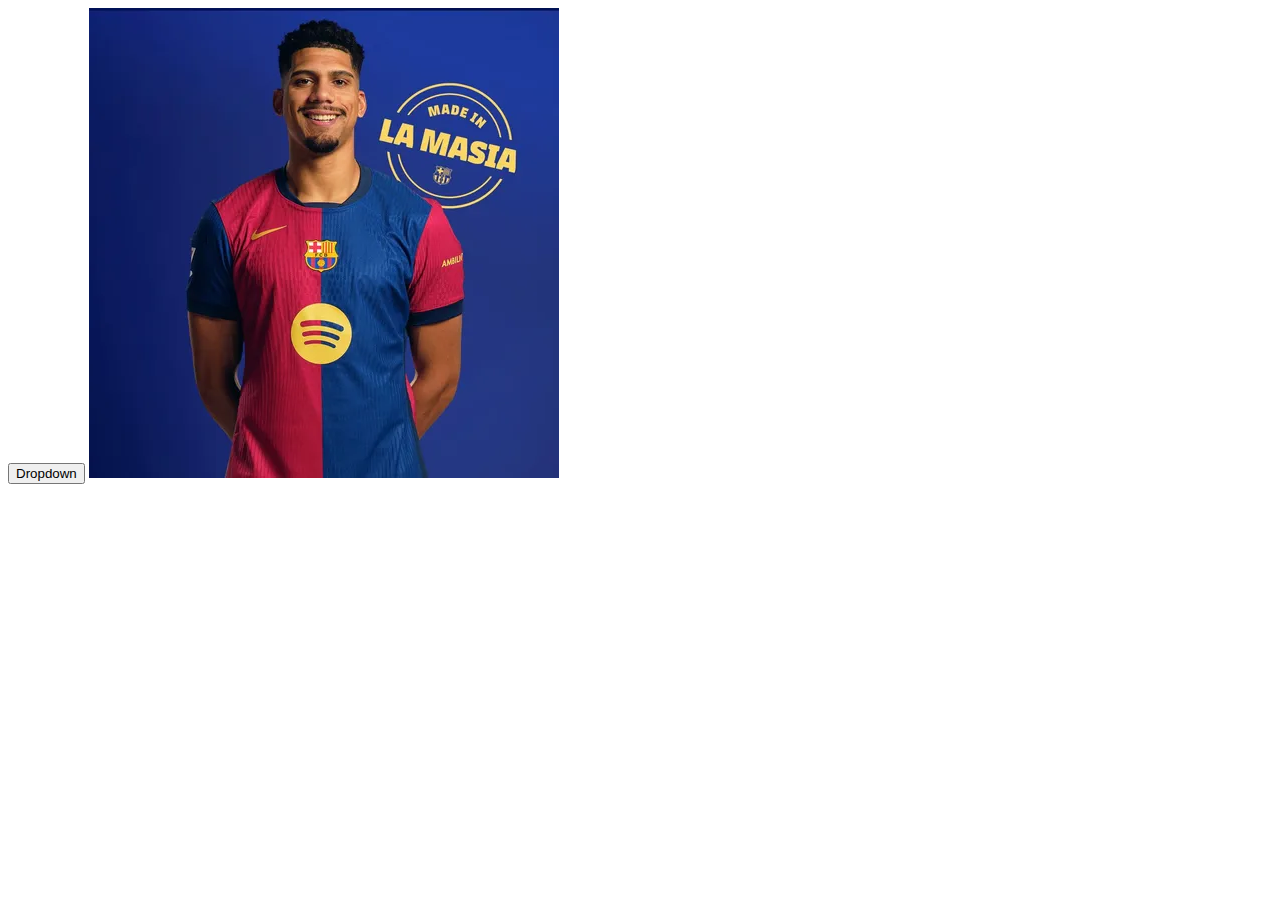
<file: tests/test.html>
<!DOCTYPE html>
<html lang="en">

<head>
    <meta charset="UTF-8">
    <meta name="viewport" content="width=device-width, initial-scale=1.0">
    <title>Document</title>
    <link rel="stylesheet" href="test.css">
</head>

<body>
    <div class="dropdown">
        <button class="btn-pulse">Dropdown</button>
        <div class="dropdown-content">
            <a href="#">Item 1</a>
            <a href="#">Item 2</a>
            <a href="#">Item 3</a>
        </div>
    </div>

    <img src="/assets/images/fcb_soccer_img/Defenders/DF_03-Araujo-M.jpg" alt="">
</body>

</html>
</file>
<file: styles/main.css>
html {
    background-color: rgba(24, 23, 51, 1);
    height: auto;
    width: 100%;
}

body {
    margin: 0;
    position: relative;
}

main {
    width: 100%;
    position: relative;
    top: 150px;
    margin-bottom: 135px;
}

div {
    display: block;
    /* unicode-bidi: isolate; */
}

ul {
    list-style: none;
    margin: 0;
    padding: 0;
    padding-left: 0;
    margin-top: 0;
    margin-bottom: 0;
}

header {
    width: auto;
    height: auto;
    position: fixed;
    top: 0;
    left: 0;
    right: 0;
    z-index: 999;
}

footer {
    position: relative;
    left: 0;
    bottom: 0;
    right: 0;
    top: -320px;
    display: block;
}

footer::after {
    position: absolute;
    content: "";
    bottom: -430px;
    left: 0;
    width: 100%;
    height: 16px;
    background: linear-gradient(270deg, #9b0041 0, #9b0041 48%, #0018b4 52%, #0018b4);
}

a {
    background-color: transparent;
    text-decoration: none;
    color: #fff;
}

ol li,
ul li {
    list-style-type: none;
}

figure {
    margin: 0;
    position: relative;
}

h1 {
    opacity: 1;
}

@font-face {
    font-family: 'fcb-bold';
    src: url('../assets/fonts/FC_BARCELONA-Bold.woff2') format('woff2');
    font-weight: normal;
    font-style: normal;
}

@font-face {
    font-family: 'fcb-extra-bold';
    src: url('../assets/fonts/FC_BARCELONA-Extrabold.woff2') format('woff2');
    font-weight: normal;
    font-style: normal;
}

@font-face {
    font-family: 'fcb-light';
    src: url('../assets/fonts/FC_BARCELONA-Light.woff2') format('woff2');
    font-weight: normal;
    font-style: normal;
}

@font-face {
    font-family: 'fcb-semi-bold';
    src: url('../assets/fonts/FC_BARCELONA-Semibold.woff2') format('woff2');
    font-weight: normal;
    font-style: normal;
}

@font-face {
    font-family: 'fcb-regular';
    src: url('../assets/fonts/FC_BARCELONA-Regular.woff2') format('woff2');
    font-weight: normal;
    font-style: normal;
}

@font-face {
    font-family: 'fcb-condensed-bold';
    src: url('../assets/fonts/FC_BARCELONACONDENSEDPRO-Bold.woff2') format('woff2');
    font-weight: normal;
    font-style: normal;
}

@font-face {
    font-family: 'fcb-condensed-regular';
    src: url('../assets/fonts/FC_BARCELONACONDENSEDPRO-Regular.woff2') format('woff2');
    font-weight: normal;
    font-style: normal;
}

/* ========================== */
@font-face {
    font-family: 'fcb-condensed-extra-bold';
    src: url('../resources/v2.94.7-6669/fonts/FC_BARCELONACONDENSEDPRO-Extrabold.woff2') format('woff2');
    font-weight: normal;
    font-style: normal;
}

@font-face {
    font-family: 'fcb-condensed-light';
    src: url('../resources/v2.94.7-6669/fonts/FC_BARCELONACONDENSEDPRO-Light.woff2') format('woff2');
    font-weight: normal;
    font-style: normal;
}

@font-face {
    font-family: 'fcb-condensed-semi-bold';
    src: url('../resources/v2.94.7-6669/fonts/FC_BARCELONACONDENSEDPRO-Semibold.woff2') format('woff2');
    font-weight: normal;
    font-style: normal;
}

#gk1 {
    background: linear-gradient(0deg, rgba(0, 0, 0, 1) 18%, rgba(255, 255, 255, 0) 50%),
        url('../assets/images/fcb_soccer_img/Goalkeepers/G_01-Ter_Stegen-M.jpg');
}

#gk2 {
    background: linear-gradient(0deg, rgba(0, 0, 0, 1) 18%, rgba(255, 255, 255, 0) 50%),
        url('../assets/images/fcb_soccer_img/Goalkeepers/G_02-Inaki_Pena-M.jpg');
}

#gk3 {
    background: linear-gradient(0deg, rgba(0, 0, 0, 1) 18%, rgba(255, 255, 255, 0) 50%),
        url('../assets/images/fcb_soccer_img/Goalkeepers/G_03-Szczesny-M.jpg');
}

#df1 {
    background: linear-gradient(0deg, rgba(0, 0, 0, 1) 18%, rgba(255, 255, 255, 0) 50%),
        url('../assets/images/fcb_soccer_img/Defenders/DF_01-Cubarsi-M.jpg');
}

#df2 {
    background: linear-gradient(0deg, rgba(0, 0, 0, 1) 18%, rgba(255, 255, 255, 0) 50%),
        url('../assets/images/fcb_soccer_img/Defenders/DF_02-Balde-M.jpg');
}

#df3 {
    background: linear-gradient(0deg, rgba(0, 0, 0, 1) 18%, rgba(255, 255, 255, 0) 50%),
        url('../assets/images/fcb_soccer_img/Defenders/DF_03-Araujo-M.jpg');
}

#df4 {
    background: linear-gradient(0deg, rgba(0, 0, 0, 1) 18%, rgba(255, 255, 255, 0) 50%),
        url('../assets/images/fcb_soccer_img/Defenders/DF_04-Martinez-M.jpg');
}

#df5 {
    background: linear-gradient(0deg, rgba(0, 0, 0, 1) 18%, rgba(255, 255, 255, 0) 50%),
        url('../assets/images/fcb_soccer_img/Defenders/DF_05-Christensen-M.jpg');
}

#df6 {
    background: linear-gradient(0deg, rgba(0, 0, 0, 1) 18%, rgba(255, 255, 255, 0) 50%),
        url('../assets/images/fcb_soccer_img/Defenders/DF_06-Kounde-M.jpg');
}

#df7 {
    background: linear-gradient(0deg, rgba(0, 0, 0, 1) 18%, rgba(255, 255, 255, 0) 50%),
        url('../assets/images/fcb_soccer_img/Defenders//DF_07--Eric_Garcia-M.jpg');
}

#m1 {
    background: linear-gradient(0deg, rgba(0, 0, 0, 1) 18%, rgba(255, 255, 255, 0) 50%),
        url('../assets/images/fcb_soccer_img/Midfielders/M_01-Gavi-M.jpg');
}

#m2 {
    background: linear-gradient(0deg, rgba(0, 0, 0, 1) 18%, rgba(255, 255, 255, 0) 50%),
        url('../assets/images/fcb_soccer_img/Midfielders/M_02-Pedri-M.jpg');
}

#m3 {
    background: linear-gradient(0deg, rgba(0, 0, 0, 1) 18%, rgba(255, 255, 255, 0) 50%),
        url('../assets/images/fcb_soccer_img/Midfielders/M_03-Pablo_Torre-M.jpg');
}

#m4 {
    background: linear-gradient(0deg, rgba(0, 0, 0, 1) 18%, rgba(255, 255, 255, 0) 50%),
        url('../assets/images/fcb_soccer_img/Midfielders/M_04-Fermin-M.jpg');
}

#m5 {
    background: linear-gradient(0deg, rgba(0, 0, 0, 1) 18%, rgba(255, 255, 255, 0) 50%),
        url('../assets/images/fcb_soccer_img/Midfielders/M_05-Casado-M.jpg');
}

#m6 {
    background: linear-gradient(0deg, rgba(0, 0, 0, 1) 18%, rgba(255, 255, 255, 0) 50%),
        url('../assets/images/fcb_soccer_img/Midfielders/M_06-Olmo-M.jpg');
}

#m7 {
    background: linear-gradient(0deg, rgba(0, 0, 0, 1) 18%, rgba(255, 255, 255, 0) 50%),
        url('../assets/images/fcb_soccer_img/Midfielders/M_07-De_Jong-M.jpg');
}

#f1 {
    background: linear-gradient(0deg, rgba(0, 0, 0, 1) 18%, rgba(255, 255, 255, 0) 50%),
        url('../assets/images/fcb_soccer_img/Forwards/F_01-Ferran_Torres-M.jpg');
}

#f2 {
    background: linear-gradient(0deg, rgba(0, 0, 0, 1) 18%, rgba(255, 255, 255, 0) 50%),
        url('../assets/images/fcb_soccer_img/Forwards/F_02-Lewandowski-M.jpg');
}

#f3 {
    background: linear-gradient(0deg, rgba(0, 0, 0, 1) 18%, rgba(255, 255, 255, 0) 50%),
        url('../assets/images/fcb_soccer_img/Forwards/F_03-Ansu_Fati-M.jpg');
}

#f4 {
    background: linear-gradient(0deg, rgba(0, 0, 0, 1) 18%, rgba(255, 255, 255, 0) 50%),
        url('../assets/images/fcb_soccer_img/Forwards/F_04-Raphinha-M.jpg');
}

#f5 {
    background: linear-gradient(0deg, rgba(0, 0, 0, 1) 18%, rgba(255, 255, 255, 0) 50%),
        url('../assets/images/fcb_soccer_img/Forwards/F_05-Pau_Victor-M.jpg');
}

#f6 {
    background: linear-gradient(0deg, rgba(0, 0, 0, 1) 18%, rgba(255, 255, 255, 0) 50%),
        url('../assets/images/fcb_soccer_img/Forwards/F_06-Lamine-M.jpg');
}

#cs1 {
    background: linear-gradient(0deg, rgba(0, 0, 0, 1) 18%, rgba(255, 255, 255, 0) 50%),
        url('../assets/images/fcb_soccer_img/Coaching_Staff/CS_0_Hansi_Flick-M.jpg');
}

#cs {
    transition: transform 0.5s ease;
}

.img {
    width: 29rem;
    height: 29rem;
}

.img-logo {
    position: fixed;
    transform: translate(35px, -24px);
    z-index: 789;
}

.header-part-1 {
    width: 100%;
    height: 49px;
    position: relative;
    display: flex;
    justify-content: space-between;
    background-color: rgb(10, 9, 39);
    font-family: 'fcb-extra-bold';
}

.top-mes {
    display: flex;
    align-items: center;
    width: auto;
    top: 4px;
    border-radius: 16px;
    background-image: linear-gradient(90deg, rgb(21, 66, 132), rgb(39, 37, 69));
    padding: 7px 16px;
    font-size: 16px;
    scale: 0.9;
    margin-left: 160px;
}

.top-mes span {
    color: #fdc529;
}

.top-nav-right {
    display: flex;
    height: auto;
    align-items: center;
    justify-content: flex-end;
}

.user-button {
    display: flex;
    align-items: center;
    background-color: transparent;
    border: none;
    outline: none;
    color: #fff;
    font-family: 'fcb-extra-bold';
    margin-right: 24px;
}

.icon {
    width: 16px;
    height: 16px;
    fill: #fff;
}

.user-button-icon {
    background-color: #154284;
    border-radius: 100%;
    height: 32px;
    width: 32px;
    margin-right: 10px;
    display: flex;
    align-items: center;
    justify-content: center;
}

.user-button:hover span {
    text-decoration: underline;
}

.user-option {
    display: flex;
    background-image: linear-gradient(90deg, rgb(140, 26, 23), rgb(205, 18, 45));
    border-radius: 3px;
    padding: 0 24px;
    align-items: center;
    justify-content: center;
    color: #fff;
    line-height: 14px;
    margin: 0 8px 0 0;
    height: 42px;
    font-weight: 400;
}

.user-options__barca-icon {
    fill: #fff;
    margin-right: 8px;
    height: 22px;
    width: 22px;
}

.fcbsites__icon {
    fill: #fff;
    width: 14px;
    height: 14px;
}

.language-option {
    display: flex;
    font-weight: 400;
    background-color: #3b3a65;
    border-radius: 50px;
    width: 36px;
    height: 36px;
    align-items: center;
    justify-content: center;
    color: #fff;
    transition: all 0.25s ease-in;
    margin: 0 5px;
    margin-right: 16px;
    margin-left: 16px;
    position: relative;
    font-family: 'fcb-bold';
}

.language-option-title {
    display: flex;
    font-weight: 400;
    background-color: transparent;
    border-radius: 50px;
    width: 36px;
    height: 36px;
    align-items: center;
    justify-content: center;
    color: #fff;
    transition: all 0.25s ease-in;
    margin: 0 5px;
    margin-right: 16px;
    margin-left: 16px;
    position: relative;
    font-family: 'fcb-bold';
}

.language-option:hover {
    background-color: rgb(204, 18, 46);
}

.language-option-dropdown {
    position: absolute;
    z-index: 40;
    right: 0;
    background-color: #fff;
    width: 100%;
    margin: 0 8px 8px 0;
    border: 1px solid #efefef;
    top: 36px;
    padding-bottom: 16px;
    min-width: 240px;
    left: auto;
    visibility: visible;
    transform: scale(0);
    opacity: 0;
    transition: transform 0.25s ease, opacity 0.1 ease;
}

.language-option:hover .language-option-dropdown {
    opacity: 1;
    transform: scale(1);
}

.language-option-heading {
    position: relative;
    left: 5px;
    margin-top: 16px;
    margin-bottom: 8px;
    margin-left: 24px;
    font-family: 'fcb-light';
    font-weight: 400;
    font-size: 12px;
    color: #727272;
}

.language-option-item {
    display: flex;
    align-items: center;
    border-bottom: 1px solid rgba(0, 0, 0, 0.041);
    background-color: transparent;
    color: #222;
}

.language-option-item-link {
    display: inline-block;
    width: 100%;
    padding: 8px 28px;
    text-decoration: none;
}

.language-option-text {
    display: flex;
    align-items: center;
    justify-content: space-between;
    width: 100%;
    font-size: 14px;
    color: #222;
    text-decoration: none;
}


.language-option-viewing {
    font-family: 'fcb-light';
    font-weight: 400;
    color: #767676;
    font-size: 10px;
}

.fcb-site {
    display: flex;
    flex-direction: column;
    background-color: #3b3a65;
    border-radius: 50px;
    width: 36px;
    height: 36px;
    align-items: center;
    justify-content: center;
    color: #fff;
    transition: all 0.25s ease-in;
    font-size: 7px;
    line-height: 7px;
    margin: 0 15px 0 5px;
    font-family: 'fcb-bold';
}

.fcb-site:hover {
    background-color: rgb(204, 18, 46);
}

.header-part-2 {
    width: 100%;
    position: relative;
    background-color: #181733;
    display: flex;
    font-family: 'FCB Bold';
    height: 63px;
    border-top: 1px solid #29283d;
}

.nav-middle-logo {
    display: flex;
    min-width: 160px;
    position: relative;
    z-index: 1;
    justify-content: center;
    align-items: center;
}

.nav-middle-logo img {
    width: 100px;
    height: 100px;
    z-index: 30;
}

.nav-middle-menu {
    width: 100%;
    display: flex;
    /* height: 70px; */
    justify-content: space-between;
}



.nav-middle-one,
.nav-middle-two {
    display: flex;
    justify-content: center;
    align-items: center;
}

.middle-navigation__icon--right {
    fill: #fdc529;
    width: 20px;
    height: 12px;
}

.middle-navigation__icon {
    fill: #fdc529;
    width: 6.4px;
    height: 6.4px;
}

.nav-middle-two p {
    color: #fdc529;
}

.menu-item {
    font-weight: 400;
    display: flex;
    align-items: center;
    justify-content: center;
    /* position: relative; */
    height: 100%;
    text-align: center;
    text-transform: uppercase;
    font-size: 18px;
    padding: 0 20px;
    font-family: 'fcb-condensed-bold';
    background-color: #181733;
    color: #fff;
    transition: all 0.25s ease;
}

.menu-item .menu-item-befor {
    position: relative;
}

.menu-item .menu-item-befor::before {
    position: absolute;
    content: "";
    display: block;
    bottom: 0;
    left: 0;
    right: 0;
    height: 4px;
    background-color: #fdc529;
}

.menu-item svg {
    color: #fdc529;
    display: inline;
    margin: 0 5px;
}

.menu-item-dropdown {
    position: absolute;
    visibility: hidden;
    visibility: visible;
    z-index: 30;
    top: 100%;
    background-color: #154284;
    opacity: 0;
    width: auto;
    padding: 8px 0;
    border: none;
    transform: scale(0);
    column-count: 2;
    transition: transform 0.25s ease, opacity 0.1s ease;
}

.nav-middle-menu__item {
    font-family: 'fcb-semi-bold';
    font-weight: 400;
    text-transform: none;
    font-size: 14px;
    display: flex;
    justify-content: flex-start;
    white-space: nowrap;
    /*<=============*/
    /* Tối qua học được một thuộc tính hay ở đây */
    transform: translateY(0);
}

.nav-middle-menu__item a {
    color: #fff;
    padding: 8px 16px;
    transform: translateY(-10px);
    transition: transform 0.5s ease;
}

.menu-item:hover .menu-item-dropdown {
    opacity: 1;
    transform: translateY(0) scale(1);
}

.menu-item:hover .nav-middle-menu__item a {
    transform: translateY(0);
}

.menu-item-dropdown::after {
    content: "";
    display: inline-block;
    position: absolute;
    width: 0;
    height: 0;
    bottom: 100%;
    border: 8px solid #154284;
    border-top-color: transparent;
    border-right-color: transparent;
    border-left-color: transparent;
    left: 50%;
    transform: translateX(-50%);
}

.menu-item-dropdown::before {
    content: "";
    position: absolute;
    top: 14px;
    left: 50%;
    bottom: 20px;
    width: 2px;
    background: hsla(0, 0%, 100%, .1);
}

.menu-item .middle-icon-left {
    fill: #fff;
}

.menu-item:hover {
    color: #ffffff;
}

.nav-middle-one:hover> :not(:hover) {
    color: #7e7d7d;
    fill: #7e7d7d;
}

.mega-dropdown {
    position: absolute;
    display: flex;
    top: 62px;
    left: 0;
    right: 0;
    /* top: 100%; */
    width: 100%;
    padding: 35px 24px 40px;
    height: auto;
    background: #0a0927;
    justify-content: center;
    visibility: visible;
    transform: scale(0);
    opacity: 0;
    /* transform: translateY(0); */
    transform-origin: top center;
    transition: transform 0.25s ease, opacity 0.25s ease;
    z-index: 44;
}

.menu-item:hover .mega-dropdown,
.mega-dropdown-colume {
    opacity: 1;
    transform: scale(1);
}

.mega-dropdown-colume {
    padding: 8px 36px 0;
    text-align: left;
}

.mega-dropdown-colume-title {
    padding-top: 0;
    padding-right: 60px;
    font-size: 30px;
    line-height: 30px;
    color: #fdc529;
    font-family: 'fcb-condensed-bold';
    font-weight: 400;
    text-transform: none;
}

.mega-dropdown-list-item-title {
    margin-bottom: 10px;
    color: #fdc529;
}

.mega-dropdown-list-item {
    display: block;
    position: relative;
}

.mega-dropdown-list-link {
    display: block;
    padding: 6px 0;
    color: #fff;
    text-decoration: none;
    font-size: 13px;
    line-height: 16px;
    text-transform: none;
    font-family: 'fcb-semi-bold';
    font-weight: 400;
}

.header-part-3 {
    width: 100%;
    position: relative;
    top: auto;
    background: rgb(0, 24, 180);
    background: linear-gradient(90deg, rgba(0, 24, 180, 1) 47%, rgba(155, 0, 65, 1) 53%);
    font-family: 'FCB Bold';
}

.list-item {
    list-style: none;
    margin: 0;
    padding: 0;
    display: flex;
    margin-left: 160px;
}

.list-rel {
    font-family: 'fcb-regular';
    color: #ffffff;
    display: flex;
    font-size: 14px;
    justify-content: center;
    align-items: center;
    padding: 10px 17px;
    position: relative;
}

.list-rel::before {
    content: "";
    height: 0;
    display: block;
    position: absolute;
    bottom: 0;
    left: 16px;
    right: 16px;
    margin: 0 auto;
    background: #FFF;
    transition: height 0.25s ease;
}

#list-rel-players::before {
    content: "";
    height: 4px;
    display: block;
    position: absolute;
    bottom: 0;
    left: 16px;
    right: 16px;
    margin: 0 auto;
    background: #fdc529;
    transition: height 0.25s ease;
}

.list-rel:hover::before {
    height: 4px;
}

.header-part-3-mobile {
    position: absolute;
    width: 100%;
    visibility: hidden;
}

.nav-mobile-item-icon-container {
    display: flex;
    justify-content: center;
    width: 3.6rem;
}

.nav-mobile-item-icon {
    display: flex;
    justify-content: center;
    text-align: center;
    fill: #050505;
    background-repeat: no-repeat;
    height: 1.6rem;
    width: 1.6rem;
    background-position: 50%;
}

.nav-mobile {
    position: relative;
    display: flex;
    padding: 16px 0;
    /* overflow: auto; */
    background-color: #fff;
    height: 35px;
}

.nav-mobile-item {
    text-decoration: none;
    width: 80px;
    height: auto;
    min-width: 80px;
    height: 10px;
    margin-right: 8px;
    display: flex;
    flex-direction: column;
    align-items: center;

}



.nav-mobile-item-title {
    font-size: 14px;
    color: #181733;
    white-space: nowrap;
    display: flex;
    align-items: center;
    justify-content: center;
    text-transform: uppercase;
    font-family: 'fcb-condensed-bold';
    font-weight: 400;

}

.secondary-navigation-mobile__icon {
    fill: #181733;
}

.nav-mobile-item-link {
    display: flex;
    flex-direction: column;
    justify-content: center;
}


.main {
    margin-right: auto;
    margin-left: auto;
    max-width: 93rem;
    background-color: white;
    border-radius: 16px 16px 0 0;
    color: black;
    height: auto;
    text-align: center;
    position: relative;
}

.mini-pic {
    width: 100%;
    height: 170px;
    background-image: linear-gradient(to top, rgba(24, 24, 51, 1), rgba(255, 255, 255, 0) 45%), url('../assets/images/fcb_photo/foto_aficio.jpg');
    background-repeat: no-repeat;
    background-size: 100%;
    display: flex;
    text-align: center;
    justify-content: center;
    align-items: center;
    opacity: 1;
    position: relative;
    z-index: 99;
}

.hero-heading-overlay {
    /* position: absolute; */
    top: 0;
    left: 0;
    right: 0;
    bottom: 0;
    opacity: 1;
    z-index: 32;
}

.hero-heading {
    color: #fdc52c;
    font-family: 'fcb-condensed-bold';
    display: inline-block;
    opacity: 1;
    font-size: 40px;
    line-height: 64px;
    margin: 0 0 15px;
    text-transform: uppercase;
    position: static;
    z-index: 999;
    position: relative;
}

.main-header {
    display: flex;
    justify-content: space-between;
    align-items: center;
    padding: 24px;
}

.content-partner {
    display: flex;
    justify-content: space-between;
    align-items: center;
    padding: 24px;
}

.title-first-team {
    font-size: 40px;
    line-height: 20px;
    padding: 0 10px 0 0;
    margin-top: 0;
}

.title-first-team h1 {
    font-family: 'fcb-condensed-bold';
    font-size: 40px;
    line-height: 20px;
    font-weight: 400;
    padding: 0 10px 0 0;
    margin: 0;
    display: flex;
    align-items: center;
    transition: all 0.25s ease;
}

.content-partner-label {
    position: relative;
    font-size: 10px;
    color: rgb(93, 94, 95);
}

.content-partner-label::after {
    position: absolute;
    width: 0.5px;
    height: 100%;
    top: 0px;
    bottom: 0px;
    right: -10px;
    content: "";
    background-color: rgba(0, 0, 0, 0.2);
}

.sub-nav-item {
    color: #222;
    font-family: 'fcb-extra-bold';
    border: 2px;
    border-radius: 4px;
    background-color: #f8f8f8;
    font-size: 12px;
    line-height: 14px;
    padding: 8px 16px;
    text-transform: uppercase;
    transition: all 0.25s ease-in;
}

.sub-nav-item:hover {
    background-color: rgb(21, 66, 132);
    color: white;
}

.main-sub-nav {
    text-align: center;
    height: auto;
    justify-content: center;
}

.teamlist-title {
    font-family: 'fcb-condensed-bold';
    color: #000000;
    font-size: 40px;
    line-height: 20px;
    margin: 34px 0 26px 0;
    text-align: center;
    text-transform: uppercase;
}

.teamperson-container a {
    display: inline-block;
    text-align: center;
    min-width: 0;
    padding: 0 5px;
    position: relative;
}

.teamlist-list {
    display: flex;
    flex-wrap: wrap;
}

.teamlist-section {
    padding: 38px 0 26px;
    position: relative;
}

.container {
    padding: 0 36px;
}

.box-person-img {
    position: relative;
    width: 461px;
    height: 461px;
}

.person-text {
    color: #ffffff;
    font-family: 'fcb-condensed-bold';
}


.person-number {
    display: block;
    text-align: center;
    font-size: 120px;
    opacity: 0.4;
    position: absolute;
    transform: translateY(-70px);
    left: 0;
    right: 0;
    transition: transform 0.5s ease;
}

.person-firstname {
    font-family: 'fcb-regular';
    font-size: 20px;
    font-weight: 400;
    margin-right: 8px;
    line-height: 20px;
}

.person-lastname {
    font-family: 'fcb-condensed-bold';
    font-size: 40px;
    font-weight: 400;
    text-transform: uppercase;
    margin: 0;
}

.person-info-top {
    display: flex;
    justify-content: center;
    align-items: center;
    padding: 8px;
    margin: 0;
}

.person-info {
    position: absolute;
    left: 0;
    right: 0;
    bottom: 0px;
    margin-bottom: 20px;
    transition: transform 0.5s ease;
}

.box-person-img:hover .person-info {
    transform: translateY(-90px);
}

.box-person-img:hover .person-number {
    transform: translateY(-15px);
}

.box-person-img:hover #cs {
    transform: translateY(-20px);
}

.person-stats {
    display: inline-block;
    width: 85%;
    text-align: center;
    align-items: center;
    justify-content: center;
    transition: all 0.5s ease;
    border-top: 1px solid #b0b0b0;
    padding-top: 20px;
    opacity: 0;
}

.box-person-img:hover .person-stats {
    transform: translateY(-110px);
    opacity: 1;
}

.player-stats-footer {
    display: flex;
    justify-content: center;
    flex-direction: column;
}

.player-stats-footer-list {
    display: flex;
    align-items: center;
    justify-content: center;
}

.player-stats-footer-list__time {
    display: flex;
    align-items: center;
    justify-content: center;
    flex-direction: column;
    padding: 0 20px;
}

.player-stats-footer__title-item {
    font-size: 10px;
    text-align: center;
    text-transform: uppercase;
}

.box-person-img:hover .player-stats-footer__title-item {
    text-shadow: #0003 0 2px 6px;
}

.player-stats-value-big {
    display: inline;
    font-size: 32px;
    line-height: 32px;
    text-align: center;
    font-weight: 400;
}

.player-stats-footer-list__season {
    display: flex;
    align-items: center;
    justify-content: center;
    flex-direction: column;
    padding: 0 20px;
}

.player-stats-footer__season-title {
    font-size: 10px;
    text-align: center;
    line-height: 12px;
    color: #ffffff
}

.player-stats-value-small {
    display: inline;
    font-size: 18px;
    line-height: 18px;
    text-align: center;
    transition: color 0.25s ease;
    color: transparent;
}

.box-person-img:hover .player-stats-value-small {
    color: #fdc52c;
}

.main-person-img {
    background-color: linear-gradient(0deg, rgba(0, 0, 0, 0.76234243697479) 36%, rgba(255, 255, 255, 0.4318102240896359) 79%);
    z-index: 999;
}

.coaching-staff {
    display: block;
    flex: 100%;
}

.coaching-staff-person {
    display: flex;
    margin-bottom: 0.5rem;
    font-size: 22px;
}

.coaching-staff-person__role {
    background-color: #ededed;
    margin-right: 1px;
    font-family: 'fcb-bold';
    font-weight: 400;
}

.coaching-staff-person__name {
    background-color: #f3f3f3;
    margin-right: 1px;
    font-family: 'fcb-regular';
}

.coaching-staff-person__role,
.coaching-staff-person__name {
    padding: 8px;
    text-align: center;
    text-transform: uppercase;
    flex: 50%;
}

.end {
    display: block;
    background: linear-gradient(270deg, #9b0041 0, #9b0041 48%, #0018b4 52%, #0018b4);
}

.size {
    width: 100%;
    max-width: 148rem;
    margin: 0 auto;
    padding: 0;
    position: relative;
}

/* CÁi qqq gì đâyyyyy */

.size {
    width: 100%;
    max-width: 1490px;
    margin: 0 auto;
    padding: 0;
    position: relative;
}

.trophy-container {
    width: 100%;
    height: 174px;
    padding: 0 16px;
    border-radius: 0 0 16px 16px;
    border: 1px solid #262b47;
    display: flex;
    justify-content: space-around;
    align-items: center;
    text-decoration: none;
    margin: 0 auto;
    max-width: 1456px;
    font-family: 'fcb-regular';
    font-size: 14px;
    position: relative;
}

.footer-trophies {
    display: block;
}

.footer-trophies__trophy-image {
    height: 50px;
    width: 38px;
    fill: #fdc52c;
    z-index: 28;
}

.trophy {
    position: relative;
    height: 86px;
    width: 25%;
    margin: 0 8px;
}

.trophy-background {
    background-color: #171637;
    background-image: url('../assets/images/bg_ele/horizontal-flash.jpg');
    position: absolute;
    top: 0;
    left: 0;
    width: 100%;
    height: 100%;
    z-index: -2;
}


.trophy-background-text {
    width: 100%;
    height: 28px;
    background-color: #000000;
    position: absolute;
    top: 50%;
    z-index: -1;
    transform: translateY(-50%);
}

.trophy-descript {
    text-align: center;
    display: flex;
    align-items: center;
    justify-content: center;
    height: 100%;
    color: #fff;
}

.trophy-count {
    font-family: 'fcb-extra-bold';
    font-weight: 400;
    font-size: 62px;
    line-height: 75px;
    color: #fdc52c;
    margin: 0 8px;
    z-index: 20;
}

.competition-name,
.competition-type {
    font-family: 'fcb-bold';
    font-weight: 400;
    font-size: 12px;
}

.competition-name {
    line-height: 14px;
    margin-right: 4px;
}

.competition-type {
    text-transform: uppercase;
}

.footer-centenary-img {
    background-image: url('../assets/images/bg_ele/fcb-centenary-footer-image.png');
    background-size: cover;
    background-position: center;
    background-position: 50%;
    background-repeat: no-repeat;
    height: 5rem;
    padding: 8rem 0;
    position: relative;
    object-fit: cover;
    width: 99vw;
    top: 190px;
}

.footer-core:before {
    top: 0;
    background: linear-gradient(0deg, rgba(24, 23, 51, 0), rgba(24, 23, 51, .1));
}

.footer-sponsors-title {
    color: #fdc52c;
    display: block;
    font-size: 12px;
    letter-spacing: 1px;
    line-height: 14px;
    text-transform: uppercase;
    font-family: 'fcb-bold';
    font-weight: 400;
    height: 14px;
    margin-bottom: 11px;
}

.logo-sponsors-nike {
    background-image: url('../assets/images/svg_img/nike--white.svg');
    background-repeat: no-repeat;
    width: 300px;
    height: 108px;
    position: relative;

}

.logo-sponsors-spot {
    background-image: url('../assets/images/svg_img/spotify--white.svg');
    background-repeat: no-repeat;
    width: 150px;
    height: 150px;
    position: relative;
}

.logo-sponsors-tv {
    background-image: url('../assets/images/svg_img/ambilight--white.svg');
    background-repeat: no-repeat;
    width: 408px;
    height: 46px;
    position: relative;
}

.logo-sponsors-nike::before {
    content: "";
    display: flex;
}

.logo-sponsors-spot::before {
    content: "";
    display: flex;
}

.logo-sponsors-tv::before {
    content: "";
    display: flex;
}

.logo-sponsors-nike a {
    height: 100%;
    display: flex;
    position: relative;

}

.logo-sponsors-spot a {
    height: 100%;
    display: flex;
    position: relative;
}

.logo-sponsors-tv a {
    height: 100%;
    display: flex;
    position: relative;
    justify-content: center;
    align-items: center;
}

.sponsors-container {
    display: flex;
    align-items: center;
    padding: 0 16px;
    justify-content: space-around;
    position: relative;
    border-left: 2px solid #fdc52c;
}

.logo-sponsors-nike::before {
    content: "";
    position: absolute;
    bottom: -40px;
    left: 50%;
    transform: translate(-50%, 0);
    width: 0;
    height: 4px;
    background-color: #fdc52c;
    transition: width 0.5s ease;
}

.logo-sponsors-spot::before {
    content: "";
    position: absolute;
    bottom: -15px;
    left: 50%;
    transform: translate(-50%, 0);
    width: 0;
    height: 4px;
    background-color: #fdc52c;
    transition: width 0.5s ease;
}

.logo-sponsors-tv::before {
    content: "";
    position: absolute;
    bottom: -62px;
    left: 50%;
    transform: translate(-50%, 0);
    width: 0;
    height: 4px;
    background-color: #fdc52c;
    transition: width 0.5s ease;
}

.logo-sponsors-nike:hover::before {
    width: 100%;
}

.logo-sponsors-spot:hover::before {
    width: 200%;
}

.logo-sponsors-tv:hover::before {
    width: 100%;
}

.footer-core {
    padding: 24px 0;
    top: 330px;
    position: relative;
    width: 100%;
}

.footer-bottom {
    position: relative;
    top: 400px;
    color: #fdc52c;
    display: block;
}

.social-acc {
    position: relative;
    text-align: center;
}

.social-acc-title {
    margin: 32px 0 0;
    color: #fff;
    font-size: 18px;
    line-height: 27px;
    font-family: 'fcb-bold';
    font-weight: 400;
}

.social-acc-link-list {
    display: flex;
    max-width: 1000px;
    margin: 16px auto 24px;
    text-align: left;
    flex-wrap: wrap;
    justify-content: center;
}

.social-acc-container {
    display: block;
    margin: 4px;
    max-width: 158px;
    min-width: 104px;
    height: 104px;
    flex: 1 1 13%;
}

.social-acc-acc {
    position: relative;
    display: block;
    height: 100%;
    padding: 12px 12px 13px;
    text-decoration: none;
    z-index: 10;
}

.social-acc-acc::before {
    content: "";
    position: absolute;
    top: -2px;
    right: -2px;
    bottom: -2px;
    left: -2px;
    background: transparent;
    transition: background 0.3s ease;
}

.social-acc-acc:hover::before {
    background: white;
}

.social-acc-content {
    position: relative;
    display: flex;
    height: 100%;
    flex-direction: column;
    justify-content: space-between;
    text-align: left;
    z-index: 10;
}

.social-hidden {
    border: 0;
    height: 1px;
    margin: -1px;
    overflow: hidden;
    padding: 0;
    position: absolute;
    visibility: hidden;
}

.social-accounts__icon {
    display: block;
    width: 28px;
    height: 28px;
    fill: #000
}

.social-acc-content-name,
.social-acc-content-handle {
    color: #fff;
    font-family: 'fcb-bold';
    font-weight: 400;
}

.social-acc-content-name {
    margin-bottom: 4px;
    font-size: 10px;
    line-height: 12px;

}

.social-acc-content-handle {
    font-size: 12px;
    line-height: 14px;
}


.acc-facebook::after {
    background: #3b5998;
}

.acc-X::after {
    background: #55acee;
}

.acc-youtube::after {
    background: #b00;
}

.acc-instagram::after {
    background: radial-gradient(circle farthest-corner at 35% 90%, #fec564, transparent 50%), radial-gradient(circle farthest-corner at 0 140%, #fec564, transparent 50%), radial-gradient(ellipse farthest-corner at 0 -25%, #5258cf, transparent 50%), radial-gradient(ellipse farthest-corner at 20% -50%, #5258cf, transparent 50%), radial-gradient(ellipse farthest-corner at 100% 0, #893dc2, transparent 50%), radial-gradient(ellipse farthest-corner at 60% -20%, #893dc2, transparent 50%), radial-gradient(ellipse farthest-corner at 100% 100%, #d9317a, transparent), linear-gradient(#6559ca, #bc318f 30%, #e33f5f 50%, #f77638 70%, #fec66d);
}

.acc-tiktok::after {
    background: #adacac;
}

.acc-spotify::after {
    background: #1acf5d;
}

.acc-discord::after {
    background: #5865f2;
}

.social-acc-acc::after {
    content: "";
    position: absolute;
    top: 0;
    right: 0;
    bottom: 0;
    left: 0;
}


.footer-nav {
    display: flex;
    width: 100%;
    justify-content: space-around;
    padding-top: 92.5px;
    flex-wrap: wrap;

}

.footer-webmap-group {
    flex: 1 0 auto;
}

.footer-webmap-title {
    font-family: 'fcb-bold';
    font-weight: 400;
    color: #fff;
    font-size: 18px;
    line-height: 22px;
}

.footer-webmap-list {
    margin-top: 30px;
    position: relative;
}

.footer-webmap-link {
    width: 75%;
    height: 100%;
    display: inline-block;
    font-family: 'fcb-light';
    font-weight: 400;
    font-size: 14px;
    line-height: 32px;
    padding-right: 10px;
    color: hsla(0, 0%, 100%, .75);
    text-decoration: none;
    transition: color .3s ease;
}

.footer-webmap-item a:hover {
    text-decoration: underline;
}

.footer-cor-links-logo {
    margin-bottom: 32px;
}

.footer-cor-links-logo .icon {
    fill: #fff;
    width: 216px;
    height: 32px;
}

.footer-cor-links-bottom {
    display: flex;
    justify-content: space-between;
    width: 100%;
}

.footer-cor-links-copyright {
    font-family: 'fcb-light';
    font-weight: 400;
    color: hsla(0, 0%, 100%, .75);
    height: 16px;
    line-height: 16px;
    font-size: 14px;
}

.footer-cor-links-copyright span {
    font-family: 'fcb-semi-bold';
    font-weight: 400;
    color: #fff;

}

.footer-cor-links-group {
    display: inline-flex;
}

.footer-cor-link-item {
    position: relative;
    padding: 0 4px;
    color: #fff;
}

.footer-cor-link-item:hover {
    text-decoration: underline;
}

.footer-cor-link-item::after {
    display: block;
    content: "";
    position: absolute;
    top: 6px;
    right: 0;
    width: 1px;
    height: 12px;
    background-color: #fff;
    opacity: 0.75;
}


.footer-cor-link-item-link {
    font-family: 'fcb-light';
    font-weight: 400;
    color: #fff;
    line-height: 14px;
    font-size: 12px;
    padding: 8px;
    text-decoration: none;
}
</file>
<file: styles/viewpoint.css>
/* ===================== */
/* VIEWPOINT */
/* ===================== */
@media only screen and (max-width: 1500px) {


    .top-mes {
        font-size: 1rem;
    }

    .img-logo {
        scale: 0.7;
        transform: translate(5px, 40px);
    }

    .header-part-3 {
        background-color: #fff;
    }

    .main {
        width: 100%;
        background-color: white;
        border-radius: 16px 16px 0 0;
        color: black;
        height: auto;
        text-align: center;
        position: relative;
    }

    .mini-pic {
        width: 100vw;
    }
}




@media only screen and (max-width: 992px) {
    .top-mes {
        font-size: 12px;
        scale: 1;
        margin-left: 0;
        width: 100%;
        transition: all 0.25s ease;
    }

    .top-nav-right {
        display: none
    }

    .nav-middle-logo img {
        width: 90px;
        height: 90px;
        transition: all 0.25s ease;
    }

    .mini-pic {
        width: 100vw;
    }

    .teamlist-list {
        display: flex;
        flex-wrap: wrap;
        flex-direction: column;
    }

    .title-first-team h1 {
        font-size: 35px;
    }

    .teamperson-container {
        width: auto;
        height: auto;
    }

    .img {
        width: 19rem;
        height: 19rem;
    }

    .box-person-img {
        width: 19rem;
        height: 19rem;
        transition: all 0.25s ease;
    }

    .header-part-3 {
        display: none;
    }

    .nav-middle-menu {
        display: none;
    }

    .header-part-3-mobile {
        visibility: visible;
        transform: translateY(-25px);
        transition: all 0.25s ease;
    }


}

@media only screen and (max-width: 861px) {
    .footer-cor-links-bottom {
        flex-direction: column;
    }

    .footer-cor-links-group {
        flex-direction: column;
    }

    .footer-cor-link-item::after {
        display: none;
    }

    .nav-mobile {
        display: flex !important;
    }
}

@media only screen and (max-width: 740px) {
    .hero-heading {
        font-size: 28px;
    }

    .title-first-team h1 {
        font-size: 30px;
    }
}

@media only screen and (max-width: 551px) {
    .sub-nav-item {
        font-size: 10px;
    }

    .title-first-team h1 {
        font-size: 25px;
    }
}
</file>
<file: tests/test.css>
/* Dropdown Menu */
.dropdown {
    position: relative;
    display: inline-block;
}

.dropdown-content {
    position: absolute;
    top: 100%;
    left: 0;
    background: white;
    min-width: 160px;
    box-shadow: 0 2px 5px rgba(0, 0, 0, 0.1);
    opacity: 0;
    transform: translateY(-10px);
    transition: all 0.3s;
    pointer-events: none;
    border-radius: 0.5rem;
}

.dropdown:hover .dropdown-content {
    opacity: 1;
    transform: translateY(0);
    pointer-events: auto;
}

.dropdown-content a {
    color: #374151;
    padding: 0.5rem 1rem;
    text-decoration: none;
    display: block;
}

.dropdown-content a:hover {
    background: #f3f4f6;
}
</file>
